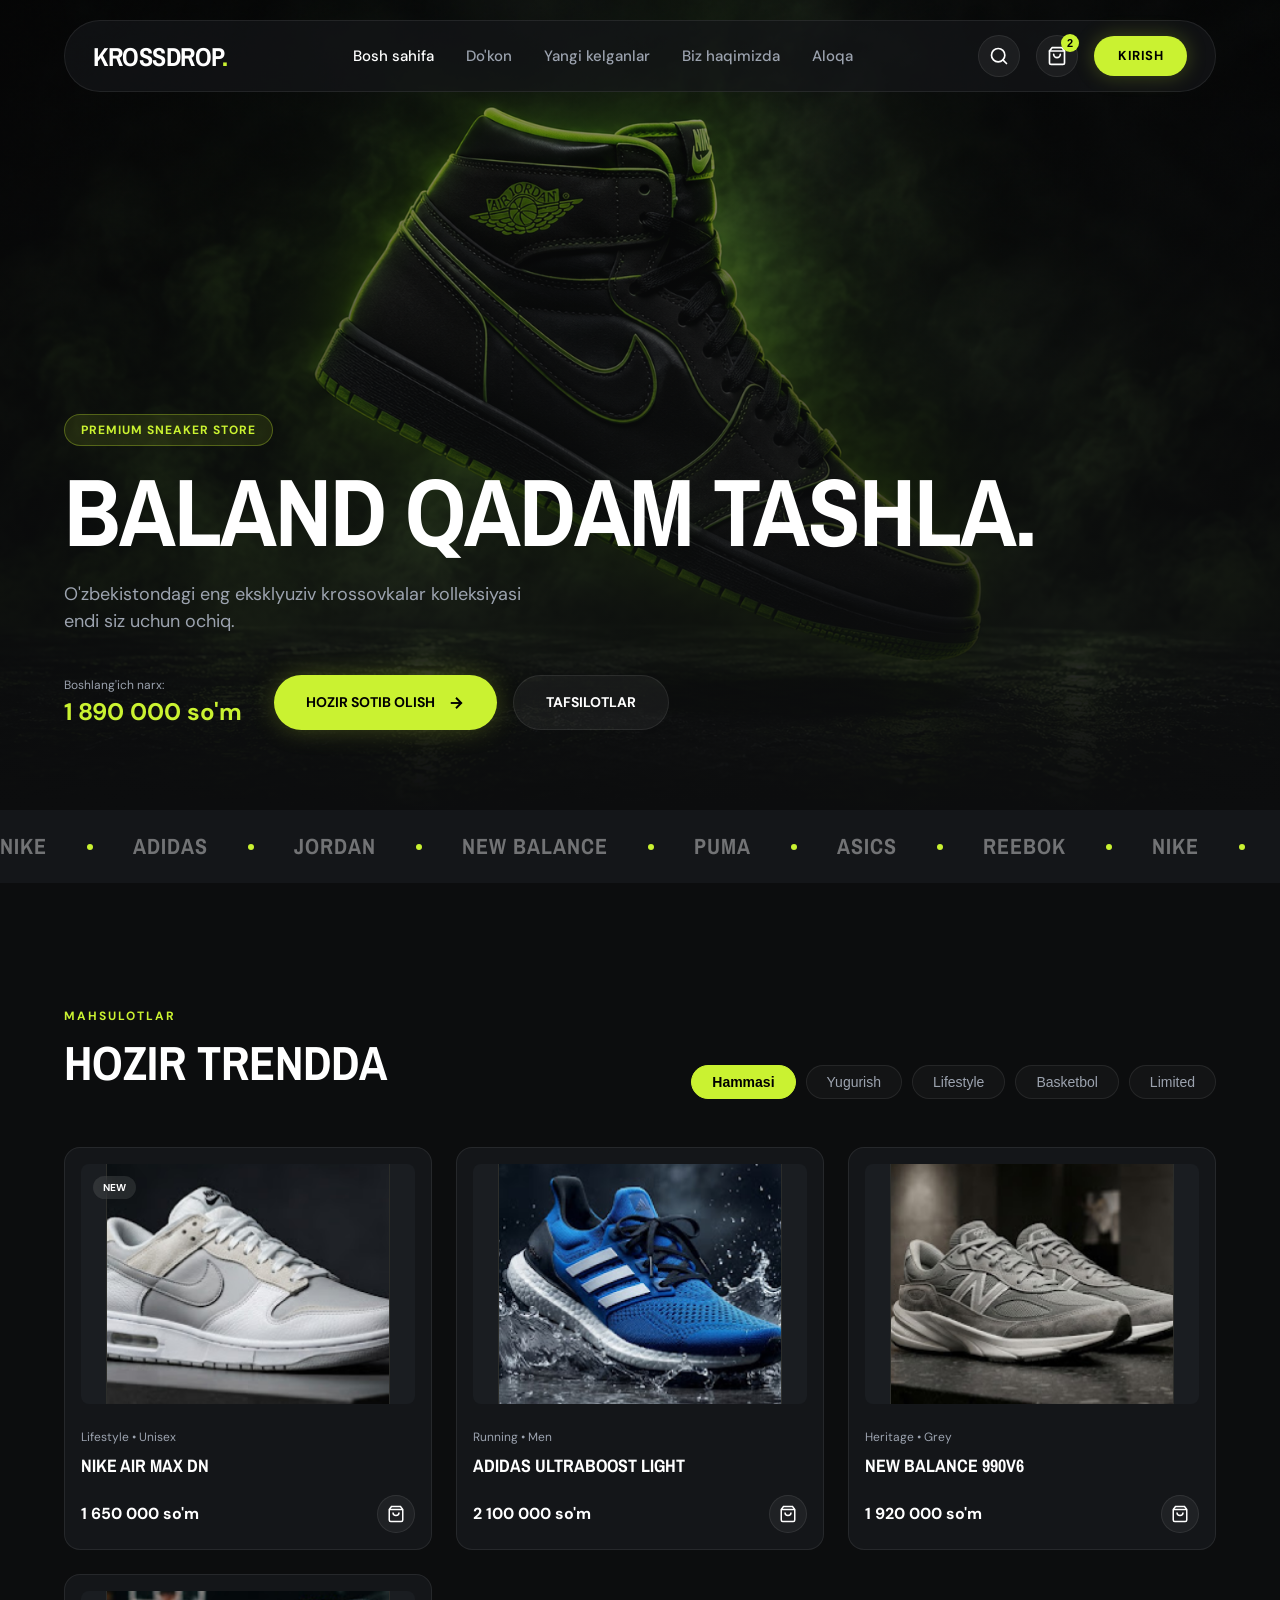
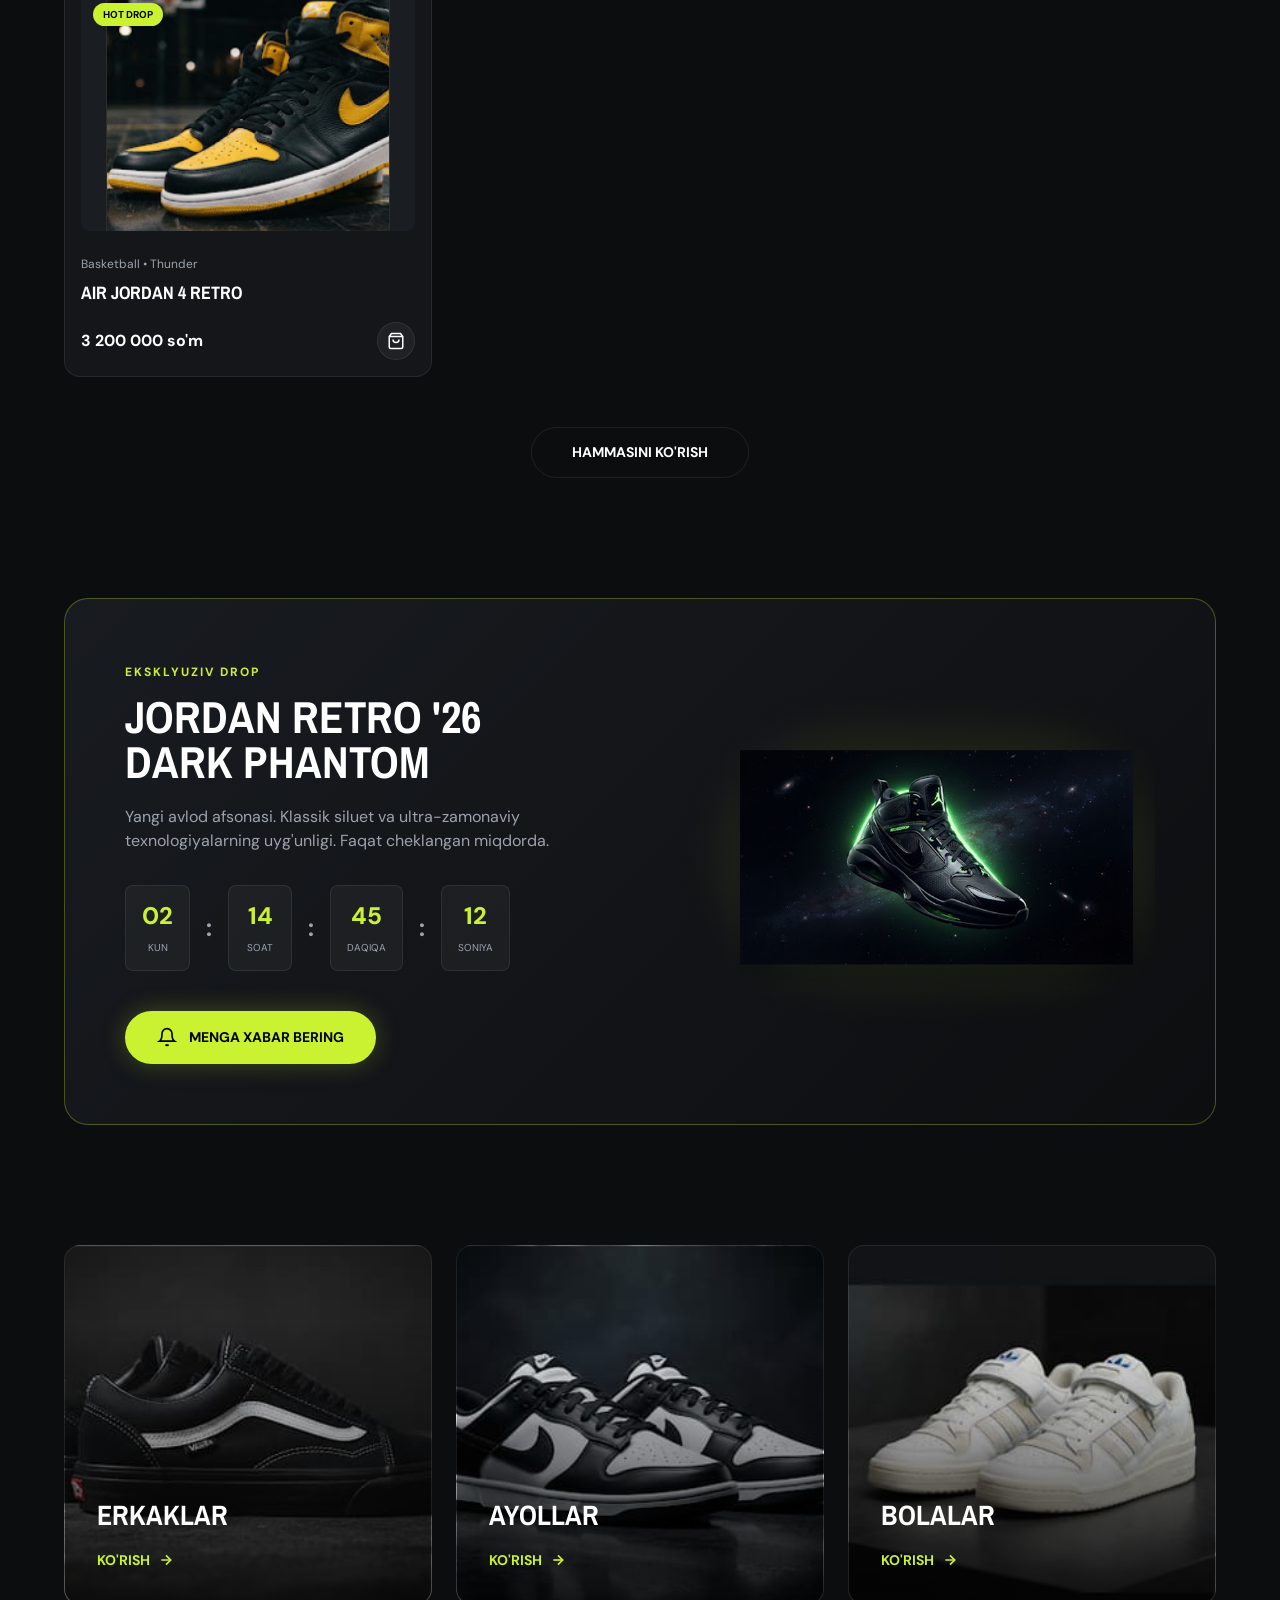
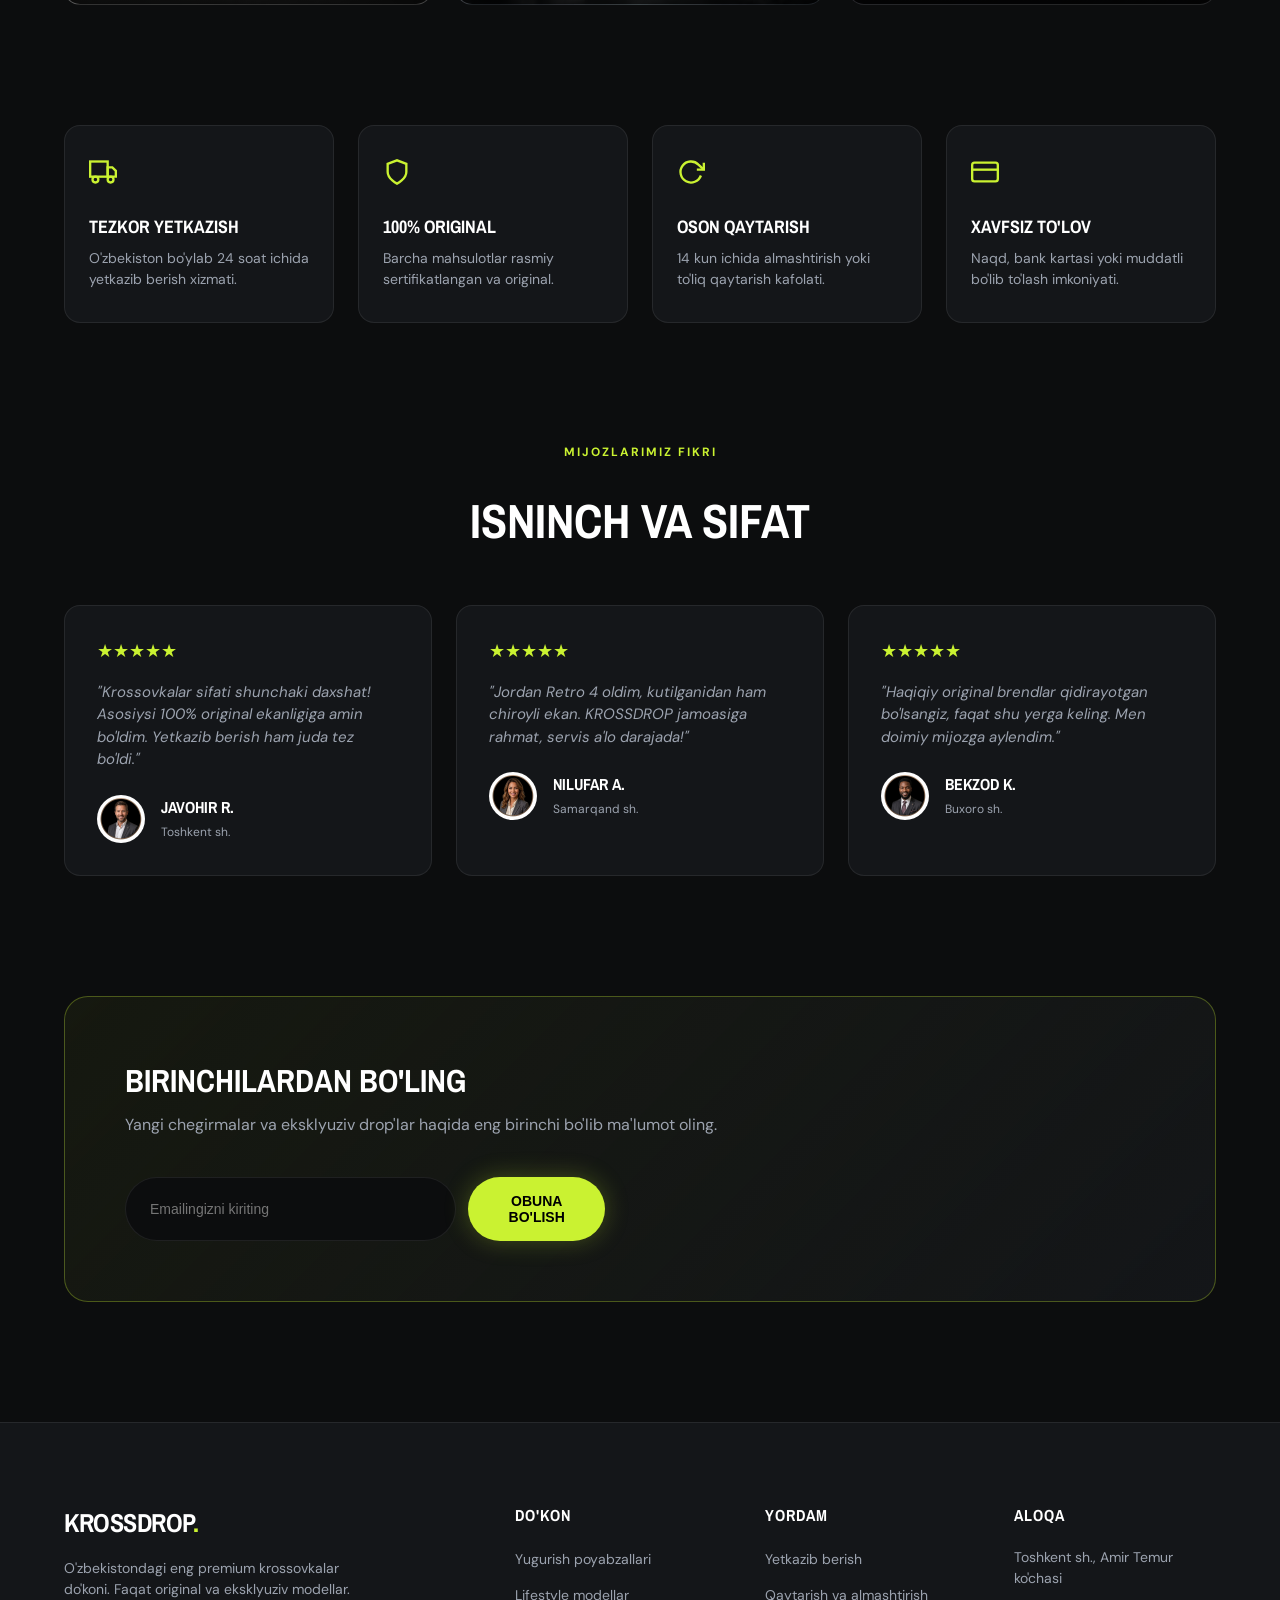
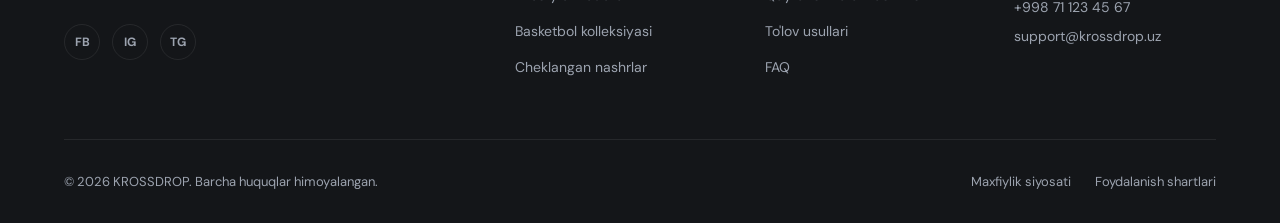
<file: index.html>
<!doctype html>
<html lang="uz">
  <head>
    <meta charset="UTF-8" />
    <meta name="viewport" content="width=device-width, initial-scale=1.0" />
    <title>KROSSDROP | Exclusive Sneaker Store</title>

    <!-- Google Fonts -->
    <link rel="preconnect" href="https://fonts.googleapis.com" />
    <link rel="preconnect" href="https://fonts.gstatic.com" crossorigin />
    <link
      href="https://fonts.googleapis.com/css2?family=Archivo+Narrow:ital,wght@0,400..700;1,400..700&family=DM+Sans:ital,opsz,wght@0,9..40,100..1000;1,9..40,100..1000&family=Space+Grotesk:wght@300..700&display=swap"
      rel="stylesheet"
    />

    <link rel="stylesheet" href="./style.css" />
  </head>
  <body>
    <!-- Navbar / Header -->
    <header class="header">
      <div class="nav-container">
        <input type="checkbox" id="menu" class="menu-toggle" />
        <label for="menu" class="menu-icon" aria-label="Open navigation menu">
          <span></span>
          <span></span>
          <span></span>
        </label>

        <label for="menu" class="overlay"></label>

        <aside class="sidebar">
          <div class="sidebar-header">
            <a href="#" class="brand-logo">KROSSDROP<span>.</span></a>
            <label for="menu" class="close-btn">&times;</label>
          </div>

          <nav class="sidebar-nav">
            <a href="#" class="nav-link active">Bosh sahifa</a>
            <a href="./dokon.html" class="nav-link">Do'kon</a>
            <a href="#" class="nav-link">Yangi kelganlar</a>
            <a href="./biz-haqimizda.html" class="nav-link">Biz haqimizda</a>
            <a href="./aloqa.html" class="nav-link">Aloqa</a>
          </nav>

          <a href="./login.html" class="login-btn sidebar-login">KIRISH</a>
        </aside>

        <a href="#" class="brand-logo">KROSSDROP<span>.</span></a>

        <ul class="nav-links">
          <li><a href="#" class="nav-link active">Bosh sahifa</a></li>
          <li><a href="./dokon.html" class="nav-link">Do'kon</a></li>
          <li><a href="#" class="nav-link">Yangi kelganlar</a></li>
          <li>
            <a href="./biz-haqimizda.html" class="nav-link">Biz haqimizda</a>
          </li>
          <li><a href="./aloqa.html" class="nav-link">Aloqa</a></li>
        </ul>

        <div class="nav-actions">
          <button class="icon-btn" aria-label="Search">
            <svg
              width="20"
              height="20"
              viewBox="0 0 24 24"
              fill="none"
              stroke="currentColor"
              stroke-width="2"
              stroke-linecap="round"
              stroke-linejoin="round"
            >
              <circle cx="11" cy="11" r="8"></circle>
              <line x1="21" y1="21" x2="16.65" y2="16.65"></line>
            </svg>
          </button>
          <button class="icon-btn cart-btn" aria-label="Shopping Cart">
            <svg
              width="20"
              height="20"
              viewBox="0 0 24 24"
              fill="none"
              stroke="currentColor"
              stroke-width="2"
              stroke-linecap="round"
              stroke-linejoin="round"
            >
              <path
                d="M6 2L3 6v14a2 2 0 0 0 2 2h14a2 2 0 0 0 2-2V6l-3-4z"
              ></path>
              <line x1="3" y1="6" x2="21" y2="6"></line>
              <path d="M16 10a4 4 0 0 1-8 0"></path>
            </svg>
            <span class="cart-badge">2</span>
          </button>
          <a href="./login.html" class="login-btn nav-btn">KIRISH</a>
        </div>
      </div>

      <!-- Hero Banner -->
      <div class="hero-content">
        <div class="hero-tag">PREMIUM SNEAKER STORE</div>
        <h1 class="hero-title">BALAND QADAM TASHLA.</h1>
        <p class="hero-description">
          O'zbekistondagi eng eksklyuziv krossovkalar kolleksiyasi endi siz
          uchun ochiq.
        </p>
        <div class="hero-action-group">
          <div class="hero-price-tag">
            <span class="price-label">Boshlang'ich narx:</span>
            <span class="price-val">1 890 000 so'm</span>
          </div>
          <div class="hero-buttons">
            <a href="./birinchi.html" class="cta-primary">
              <span>HOZIR SOTIB OLISH</span>
              <svg
                width="18"
                height="18"
                viewBox="0 0 24 24"
                fill="none"
                stroke="currentColor"
                stroke-width="2.5"
              >
                <line x1="5" y1="12" x2="19" y2="12"></line>
                <polyline points="12 5 19 12 12 19"></polyline>
              </svg>
            </a>
            <a href="#trending" class="cta-secondary">TAFSILOTLAR</a>
          </div>
        </div>
      </div>
    </header>

    <!-- Infinite Brand Ticker -->
    <section class="ticker-wrapper">
      <div class="ticker-track">
        <div class="ticker-group">
          <span>NIKE</span>
          <div class="dot"></div>
          <span>ADIDAS</span>
          <div class="dot"></div>
          <span>JORDAN</span>
          <div class="dot"></div>
          <span>NEW BALANCE</span>
          <div class="dot"></div>
          <span>PUMA</span>
          <div class="dot"></div>
          <span>ASICS</span>
          <div class="dot"></div>
          <span>REEBOK</span>
          <div class="dot"></div>
        </div>
        <div class="ticker-group" aria-hidden="true">
          <span>NIKE</span>
          <div class="dot"></div>
          <span>ADIDAS</span>
          <div class="dot"></div>
          <span>JORDAN</span>
          <div class="dot"></div>
          <span>NEW BALANCE</span>
          <div class="dot"></div>
          <span>PUMA</span>
          <div class="dot"></div>
          <span>ASICS</span>
          <div class="dot"></div>
          <span>REEBOK</span>
          <div class="dot"></div>
        </div>
      </div>
    </section>

    <main>
      <!-- Trending Products Section -->
      <section id="trending" class="section-padding">
        <div class="section-header">
          <div>
            <span class="section-subtitle">MAHSULOTLAR</span>
            <h2 class="section-title">HOZIR TRENDDA</h2>
          </div>
          <div class="category-pills">
            <button class="pill-btn active">Hammasi</button>
            <button class="pill-btn">Yugurish</button>
            <button class="pill-btn">Lifestyle</button>
            <button class="pill-btn">Basketbol</button>
            <button class="pill-btn">Limited</button>
          </div>
        </div>

        <div class="products-grid">
          <article class="product-card">
            <div class="product-image-box">
              <span class="badge-tag">NEW</span>
              <img
                src="./images/Sneaker-1.png"
                alt="Nike Air Max Dn"
                class="product-img"
              />
            </div>
            <div class="product-info">
              <span class="product-cat">Lifestyle • Unisex</span>
              <h3 class="product-name">Nike Air Max Dn</h3>
              <div class="product-bottom">
                <span class="product-price">1 650 000 so'm</span>
                <button class="add-cart-btn" aria-label="Add to Cart">
                  <svg
                    width="18"
                    height="18"
                    viewBox="0 0 24 24"
                    fill="none"
                    stroke="currentColor"
                    stroke-width="2"
                  >
                    <path
                      d="M6 2L3 6v14a2 2 0 0 0 2 2h14a2 2 0 0 0 2-2V6l-3-4z"
                    ></path>
                    <line x1="3" y1="6" x2="21" y2="6"></line>
                    <path d="M16 10a4 4 0 0 1-8 0"></path>
                  </svg>
                </button>
              </div>
            </div>
          </article>

          <article class="product-card">
            <div class="product-image-box">
              <img
                src="./images/Sneaker-2.png"
                alt="Adidas Ultraboost Light"
                class="product-img"
              />
            </div>
            <div class="product-info">
              <span class="product-cat">Running • Men</span>
              <h3 class="product-name">Adidas Ultraboost Light</h3>
              <div class="product-bottom">
                <span class="product-price">2 100 000 so'm</span>
                <button class="add-cart-btn" aria-label="Add to Cart">
                  <svg
                    width="18"
                    height="18"
                    viewBox="0 0 24 24"
                    fill="none"
                    stroke="currentColor"
                    stroke-width="2"
                  >
                    <path
                      d="M6 2L3 6v14a2 2 0 0 0 2 2h14a2 2 0 0 0 2-2V6l-3-4z"
                    ></path>
                    <line x1="3" y1="6" x2="21" y2="6"></line>
                    <path d="M16 10a4 4 0 0 1-8 0"></path>
                  </svg>
                </button>
              </div>
            </div>
          </article>

          <article class="product-card">
            <div class="product-image-box">
              <img
                src="./images/Sneaker-3.png"
                alt="New Balance 990v6"
                class="product-img"
              />
            </div>
            <div class="product-info">
              <span class="product-cat">Heritage • Grey</span>
              <h3 class="product-name">New Balance 990v6</h3>
              <div class="product-bottom">
                <span class="product-price">1 920 000 so'm</span>
                <button class="add-cart-btn" aria-label="Add to Cart">
                  <svg
                    width="18"
                    height="18"
                    viewBox="0 0 24 24"
                    fill="none"
                    stroke="currentColor"
                    stroke-width="2"
                  >
                    <path
                      d="M6 2L3 6v14a2 2 0 0 0 2 2h14a2 2 0 0 0 2-2V6l-3-4z"
                    ></path>
                    <line x1="3" y1="6" x2="21" y2="6"></line>
                    <path d="M16 10a4 4 0 0 1-8 0"></path>
                  </svg>
                </button>
              </div>
            </div>
          </article>

          <article class="product-card">
            <div class="product-image-box">
              <span class="badge-tag hot">HOT DROP</span>
              <img
                src="./images/Sneaker-4.png"
                alt="Air Jordan 4 Retro"
                class="product-img"
              />
            </div>
            <div class="product-info">
              <span class="product-cat">Basketball • Thunder</span>
              <h3 class="product-name">Air Jordan 4 Retro</h3>
              <div class="product-bottom">
                <span class="product-price">3 200 000 so'm</span>
                <button class="add-cart-btn" aria-label="Add to Cart">
                  <svg
                    width="18"
                    height="18"
                    viewBox="0 0 24 24"
                    fill="none"
                    stroke="currentColor"
                    stroke-width="2"
                  >
                    <path
                      d="M6 2L3 6v14a2 2 0 0 0 2 2h14a2 2 0 0 0 2-2V6l-3-4z"
                    ></path>
                    <line x1="3" y1="6" x2="21" y2="6"></line>
                    <path d="M16 10a4 4 0 0 1-8 0"></path>
                  </svg>
                </button>
              </div>
            </div>
          </article>
        </div>

        <div class="section-footer-cta">
          <a href="./dokon.html" class="outline-btn">HAMMASINI KO'RISH</a>
        </div>
      </section>

      <!-- Exclusive Drop Banner with Timer -->
      <section class="section-padding drop-banner-wrapper">
        <div class="drop-banner">
          <div class="drop-content">
            <span class="drop-subtitle">EKSKLYUZIV DROP</span>
            <h2 class="drop-title">JORDAN RETRO '26<br />DARK PHANTOM</h2>
            <p class="drop-desc">
              Yangi avlod afsonasi. Klassik siluet va ultra-zamonaviy
              texnologiyalarning uyg'unligi. Faqat cheklangan miqdorda.
            </p>

            <div class="countdown-timer">
              <div class="timer-box">
                <span class="timer-value">02</span>
                <span class="timer-label">KUN</span>
              </div>
              <div class="timer-separator">:</div>
              <div class="timer-box">
                <span class="timer-value">14</span>
                <span class="timer-label">SOAT</span>
              </div>
              <div class="timer-separator">:</div>
              <div class="timer-box">
                <span class="timer-value">45</span>
                <span class="timer-label">DAQIQA</span>
              </div>
              <div class="timer-separator">:</div>
              <div class="timer-box">
                <span class="timer-value">12</span>
                <span class="timer-label">SONIYA</span>
              </div>
            </div>

            <a href="./aloqa.html" class="cta-primary">
              <svg
                width="20"
                height="20"
                viewBox="0 0 24 24"
                fill="none"
                stroke="currentColor"
                stroke-width="2"
              >
                <path d="M18 8A6 6 0 0 0 6 8c0 7-3 9-3 9h18s-3-2-3-9"></path>
                <path d="M13.73 21a2 2 0 0 1-3.46 0"></path>
              </svg>
              <span>MENGA XABAR BERING</span>
            </a>
          </div>
          <div class="drop-image-wrap">
            <img
              src="./images/Container (3).png"
              alt="Jordan Retro Dark Phantom"
              class="drop-img"
            />
          </div>
        </div>
      </section>

      <!-- Category Spotlight -->
      <section class="section-padding">
        <div class="category-grid">
          <div class="category-card cat-men">
            <div class="cat-content">
              <h3>ERKAKLAR</h3>
              <a href="./dokon.html" class="cat-link">
                KO'RISH
                <svg
                  width="16"
                  height="16"
                  viewBox="0 0 24 24"
                  fill="none"
                  stroke="currentColor"
                  stroke-width="2.5"
                >
                  <line x1="5" y1="12" x2="19" y2="12"></line>
                  <polyline points="12 5 19 12 12 19"></polyline>
                </svg>
              </a>
            </div>
          </div>

          <div class="category-card cat-women">
            <div class="cat-content">
              <h3>AYOLLAR</h3>
              <a href="./dokon.html" class="cat-link">
                KO'RISH
                <svg
                  width="16"
                  height="16"
                  viewBox="0 0 24 24"
                  fill="none"
                  stroke="currentColor"
                  stroke-width="2.5"
                >
                  <line x1="5" y1="12" x2="19" y2="12"></line>
                  <polyline points="12 5 19 12 12 19"></polyline>
                </svg>
              </a>
            </div>
          </div>

          <div class="category-card cat-kids">
            <div class="cat-content">
              <h3>BOLALAR</h3>
              <a href="./dokon.html" class="cat-link">
                KO'RISH
                <svg
                  width="16"
                  height="16"
                  viewBox="0 0 24 24"
                  fill="none"
                  stroke="currentColor"
                  stroke-width="2.5"
                >
                  <line x1="5" y1="12" x2="19" y2="12"></line>
                  <polyline points="12 5 19 12 12 19"></polyline>
                </svg>
              </a>
            </div>
          </div>
        </div>
      </section>

      <!-- Store Features / Cyber Perks Grid -->
      <section class="section-padding features-section">
        <div class="features-grid">
          <div class="feature-card">
            <div class="feature-icon">
              <svg
                width="28"
                height="28"
                viewBox="0 0 24 24"
                fill="none"
                stroke="currentColor"
                stroke-width="2"
              >
                <rect x="1" y="3" width="15" height="13"></rect>
                <polygon points="16 8 20 8 23 11 23 16 16 16 16 8"></polygon>
                <circle cx="5.5" cy="18.5" r="2.5"></circle>
                <circle cx="18.5" cy="18.5" r="2.5"></circle>
              </svg>
            </div>
            <h3>TEZKOR YETKAZISH</h3>
            <p>O'zbekiston bo'ylab 24 soat ichida yetkazib berish xizmati.</p>
          </div>

          <div class="feature-card">
            <div class="feature-icon">
              <svg
                width="28"
                height="28"
                viewBox="0 0 24 24"
                fill="none"
                stroke="currentColor"
                stroke-width="2"
              >
                <path d="M12 22s8-4 8-10V5l-8-3-8 3v7c0 6 8 10 8 10z"></path>
              </svg>
            </div>
            <h3>100% ORIGINAL</h3>
            <p>Barcha mahsulotlar rasmiy sertifikatlangan va original.</p>
          </div>

          <div class="feature-card">
            <div class="feature-icon">
              <svg
                width="28"
                height="28"
                viewBox="0 0 24 24"
                fill="none"
                stroke="currentColor"
                stroke-width="2"
              >
                <polyline points="23 4 23 10 17 10"></polyline>
                <path d="M20.49 15a9 9 0 1 1-2.12-9.36L23 10"></path>
              </svg>
            </div>
            <h3>OSON QAYTARISH</h3>
            <p>14 kun ichida almashtirish yoki to'liq qaytarish kafolati.</p>
          </div>

          <div class="feature-card">
            <div class="feature-icon">
              <svg
                width="28"
                height="28"
                viewBox="0 0 24 24"
                fill="none"
                stroke="currentColor"
                stroke-width="2"
              >
                <rect x="1" y="4" width="22" height="16" rx="2" ry="2"></rect>
                <line x1="1" y1="10" x2="23" y2="10"></line>
              </svg>
            </div>
            <h3>XAVFSIZ TO'LOV</h3>
            <p>Naqd, bank kartasi yoki muddatli bo'lib to'lash imkoniyati.</p>
          </div>
        </div>
      </section>
      <section class="section-padding">
        <div class="section-header center-header">
          <span class="section-subtitle">MIJOZLARIMIZ FIKRI</span>
          <h2 class="section-title">ISNINCH VA SIFAT</h2>
        </div>

        <div class="reviews-grid">
          <div class="review-card">
            <div class="stars">★★★★★</div>
            <p class="review-text">
              "Krossovkalar sifati shunchaki daxshat! Asosiysi 100% original
              ekanligiga amin bo'ldim. Yetkazib berish ham juda tez bo'ldi."
            </p>
            <div class="reviewer-profile">
              <img
                src="./images/mijoz-1.jpg"
                alt="Javohir R."
                class="reviewer-avatar"
              />
              <div>
                <h4 class="reviewer-name">Javohir R.</h4>
                <span class="reviewer-city">Toshkent sh.</span>
              </div>
            </div>
          </div>

          <div class="review-card">
            <div class="stars">★★★★★</div>
            <p class="review-text">
              "Jordan Retro 4 oldim, kutilganidan ham chiroyli ekan. KROSSDROP
              jamoasiga rahmat, servis a'lo darajada!"
            </p>
            <div class="reviewer-profile">
              <img
                src="./images/mijoz-2.jpg"
                alt="Nilufar A."
                class="reviewer-avatar"
              />
              <div>
                <h4 class="reviewer-name">Nilufar A.</h4>
                <span class="reviewer-city">Samarqand sh.</span>
              </div>
            </div>
          </div>

          <div class="review-card">
            <div class="stars">★★★★★</div>
            <p class="review-text">
              "Haqiqiy original brendlar qidirayotgan bo'lsangiz, faqat shu
              yerga keling. Men doimiy mijozga aylendim."
            </p>
            <div class="reviewer-profile">
              <img
                src="./images/mijoz-3.jpg"
                alt="Bekzod K."
                class="reviewer-avatar"
              />
              <div>
                <h4 class="reviewer-name">Bekzod K.</h4>
                <span class="reviewer-city">Buxoro sh.</span>
              </div>
            </div>
          </div>
        </div>
      </section>
      <section class="section-padding">
        <div class="newsletter-card">
          <div class="newsletter-info">
            <h2>BIRINCHILARDAN BO'LING</h2>
            <p>
              Yangi chegirmalar va eksklyuziv drop'lar haqida eng birinchi
              bo'lib ma'lumot oling.
            </p>
          </div>
          <form class="newsletter-form" onsubmit="event.preventDefault()">
            <input
              type="email"
              placeholder="Emailingizni kiriting"
              required
              class="newsletter-input"
            />
            <button type="submit" class="cta-primary">OBUNA BO'LISH</button>
          </form>
        </div>
      </section>
    </main>
    <footer class="footer">
      <div class="footer-container">
        <div class="footer-col brand-col">
          <a href="#" class="brand-logo">KROSSDROP<span>.</span></a>
          <p class="footer-desc">
            O'zbekistondagi eng premium krossovkalar do'koni. Faqat original va
            eksklyuziv modellar.
          </p>
          <div class="social-links">
            <a href="#" class="social-icon">FB</a>
            <a href="#" class="social-icon">IG</a>
            <a href="#" class="social-icon">TG</a>
          </div>
        </div>

        <div class="footer-col">
          <h4 class="footer-title">DO'KON</h4>
          <ul class="footer-links">
            <li><a href="#">Yugurish poyabzallari</a></li>
            <li><a href="#">Lifestyle modellar</a></li>
            <li><a href="#">Basketbol kolleksiyasi</a></li>
            <li><a href="#">Cheklangan nashrlar</a></li>
          </ul>
        </div>
        <div class="footer-col">
          <h4 class="footer-title">YORDAM</h4>
          <ul class="footer-links">
            <li><a href="#">Yetkazib berish</a></li>
            <li><a href="#">Qaytarish va almashtirish</a></li>
            <li><a href="#">To'lov usullari</a></li>
            <li><a href="#">FAQ</a></li>
          </ul>
        </div>
        <div class="footer-col">
          <h4 class="footer-title">ALOQA</h4>
          <p class="contact-info">Toshkent sh., Amir Temur ko'chasi</p>
          <p class="contact-info">+998 71 123 45 67</p>
          <p class="contact-info">support@krossdrop.uz</p>
        </div>
      </div>
      <div class="footer-bottom">
        <p>© 2026 KROSSDROP. Barcha huquqlar himoyalangan.</p>
        <div class="legal-links">
          <a href="#">Maxfiylik siyosati</a>
          <a href="#">Foydalanish shartlari</a>
        </div>
      </div>
    </footer>
  </body>
</html>
</file>
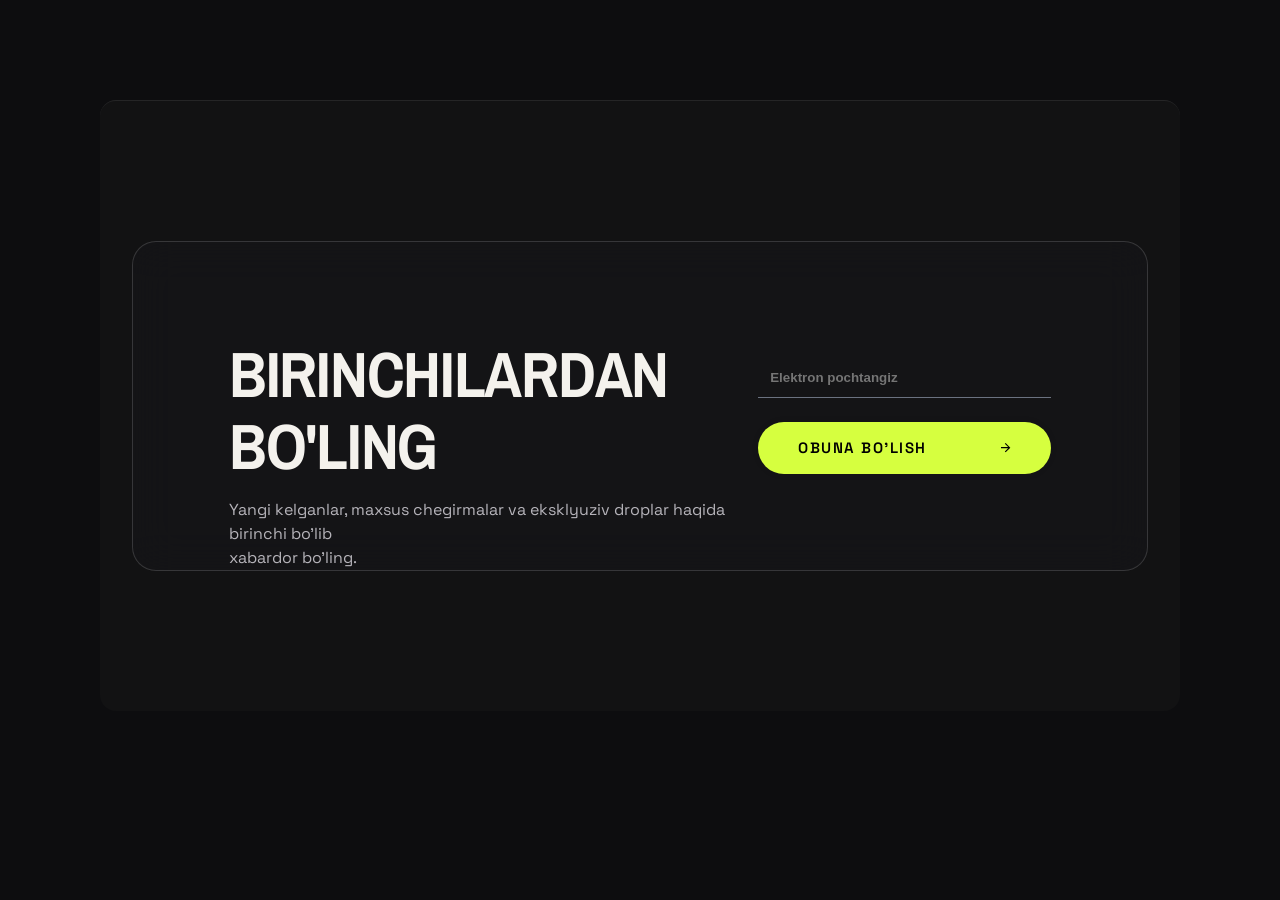
<file: birinchi.html>
<!doctype html>
<html lang="en">
  <head>
    <meta charset="UTF-8" />
    <meta name="viewport" content="width=device-width, initial-scale=1.0" />
    <title>Document</title>
    <link rel="stylesheet" href="./birinchi.css" />
    <link rel="preconnect" href="https://fonts.gstatic.com" crossorigin />
    <link
      href="https://fonts.googleapis.com/css2?family=Archivo+Narrow:ital,wght@0,400..700;1,400..700&family=DM+Sans:ital,opsz,wght@0,9..40,100..1000;1,9..40,100..1000&family=Inter:ital,opsz,wght@0,14..32,100..900;1,14..32,100..900&family=Montserrat:ital,wght@0,100..900;1,100..900&family=Playfair+Display:ital,wght@0,400..900;1,400..900&family=Plus+Jakarta+Sans:ital,wght@0,200..800;1,200..800&family=Poppins:ital,wght@0,100;0,200;0,300;0,400;0,500;0,600;0,700;0,800;0,900;1,100;1,200;1,300;1,400;1,500;1,600;1,700;1,800;1,900&family=Sora:wght@100..800&display=swap"
      rel="stylesheet"
    />
    <link rel="preconnect" href="https://fonts.googleapis.com" />
    <link rel="preconnect" href="https://fonts.gstatic.com" crossorigin />
    <link
      href="https://fonts.googleapis.com/css2?family=Archivo+Narrow:ital,wght@0,400..700;1,400..700&family=DM+Sans:ital,opsz,wght@0,9..40,100..1000;1,9..40,100..1000&family=Inter:ital,opsz,wght@0,14..32,100..900;1,14..32,100..900&family=Montserrat:ital,wght@0,100..900;1,100..900&family=Playfair+Display:ital,wght@0,400..900;1,400..900&family=Plus+Jakarta+Sans:ital,wght@0,200..800;1,200..800&family=Poppins:ital,wght@0,100;0,200;0,300;0,400;0,500;0,600;0,700;0,800;0,900;1,100;1,200;1,300;1,400;1,500;1,600;1,700;1,800;1,900&family=Sora:wght@100..800&family=Space+Grotesk:wght@300..700&display=swap"
      rel="stylesheet"
    />
    <link rel="preconnect" href="https://fonts.googleapis.com" />
    <link rel="preconnect" href="https://fonts.gstatic.com" crossorigin />
    <link
      href="https://fonts.googleapis.com/css2?family=Archivo+Narrow:ital,wght@0,400..700;1,400..700&family=DM+Sans:ital,opsz,wght@0,9..40,100..1000;1,9..40,100..1000&family=Inter:ital,opsz,wght@0,14..32,100..900;1,14..32,100..900&family=Montserrat:ital,wght@0,100..900;1,100..900&family=Playfair+Display:ital,wght@0,400..900;1,400..900&family=Plus+Jakarta+Sans:ital,wght@0,200..800;1,200..800&family=Poppins:ital,wght@0,100;0,200;0,300;0,400;0,500;0,600;0,700;0,800;0,900;1,100;1,200;1,300;1,400;1,500;1,600;1,700;1,800;1,900&family=Sora:wght@100..800&family=Space+Grotesk:wght@300..700&display=swap"
      rel="stylesheet"
    />
  </head>
  <body>
    <section>
        <div class="container">
            <div class="texts">
                <h1 class="text">BIRINCHILARDAN BO'LING</h1>
                <p class="text-p">Yangi kelganlar, maxsus chegirmalar va eksklyuziv droplar haqida birinchi bo'lib <br> xabardor bo'ling.</p>
            </div>
            <div class="wrapper">
                <input type="email" placeholder="Elektron pochtangiz" class="intp">
                <button class="btn">OBUNA BO'LISH <img src="./images/Container (5).svg" alt="" class="img"></button>
            </div>
        </div>
    </section>
  </body>
</html>
</file>
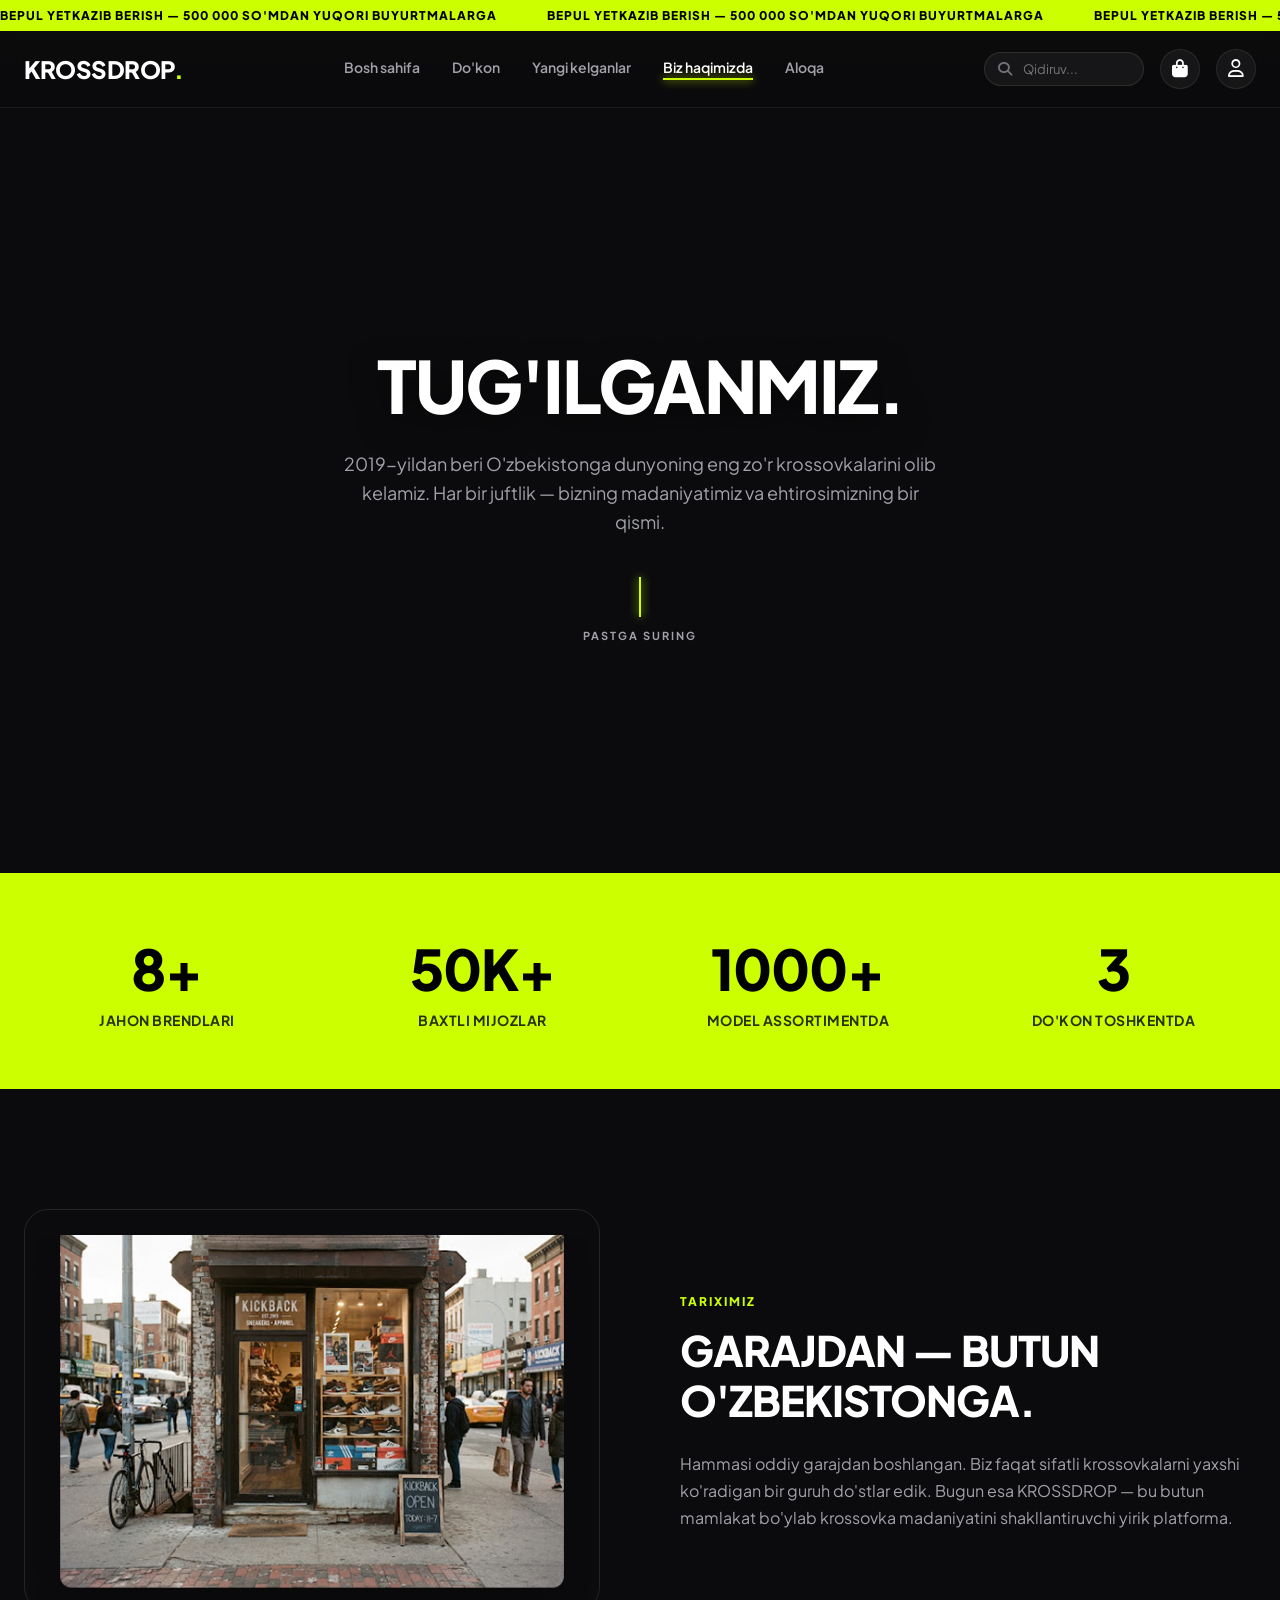
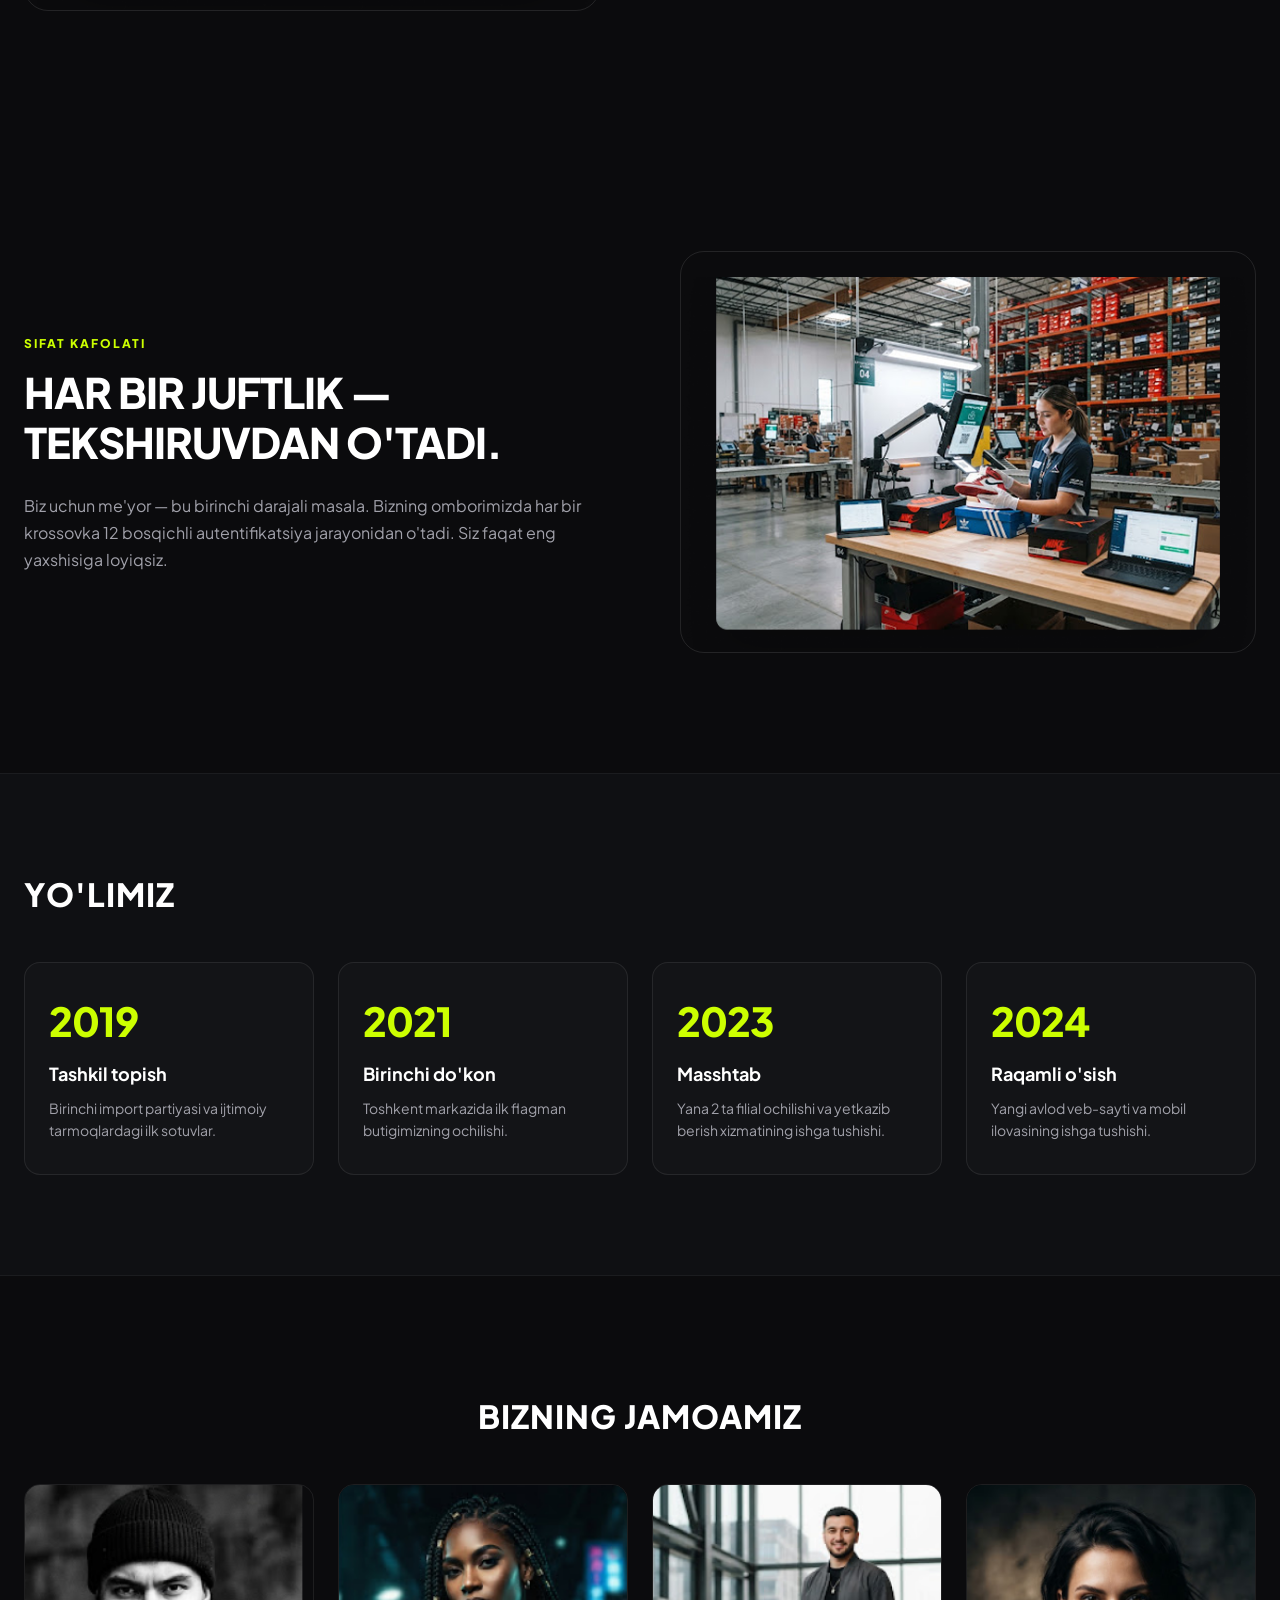
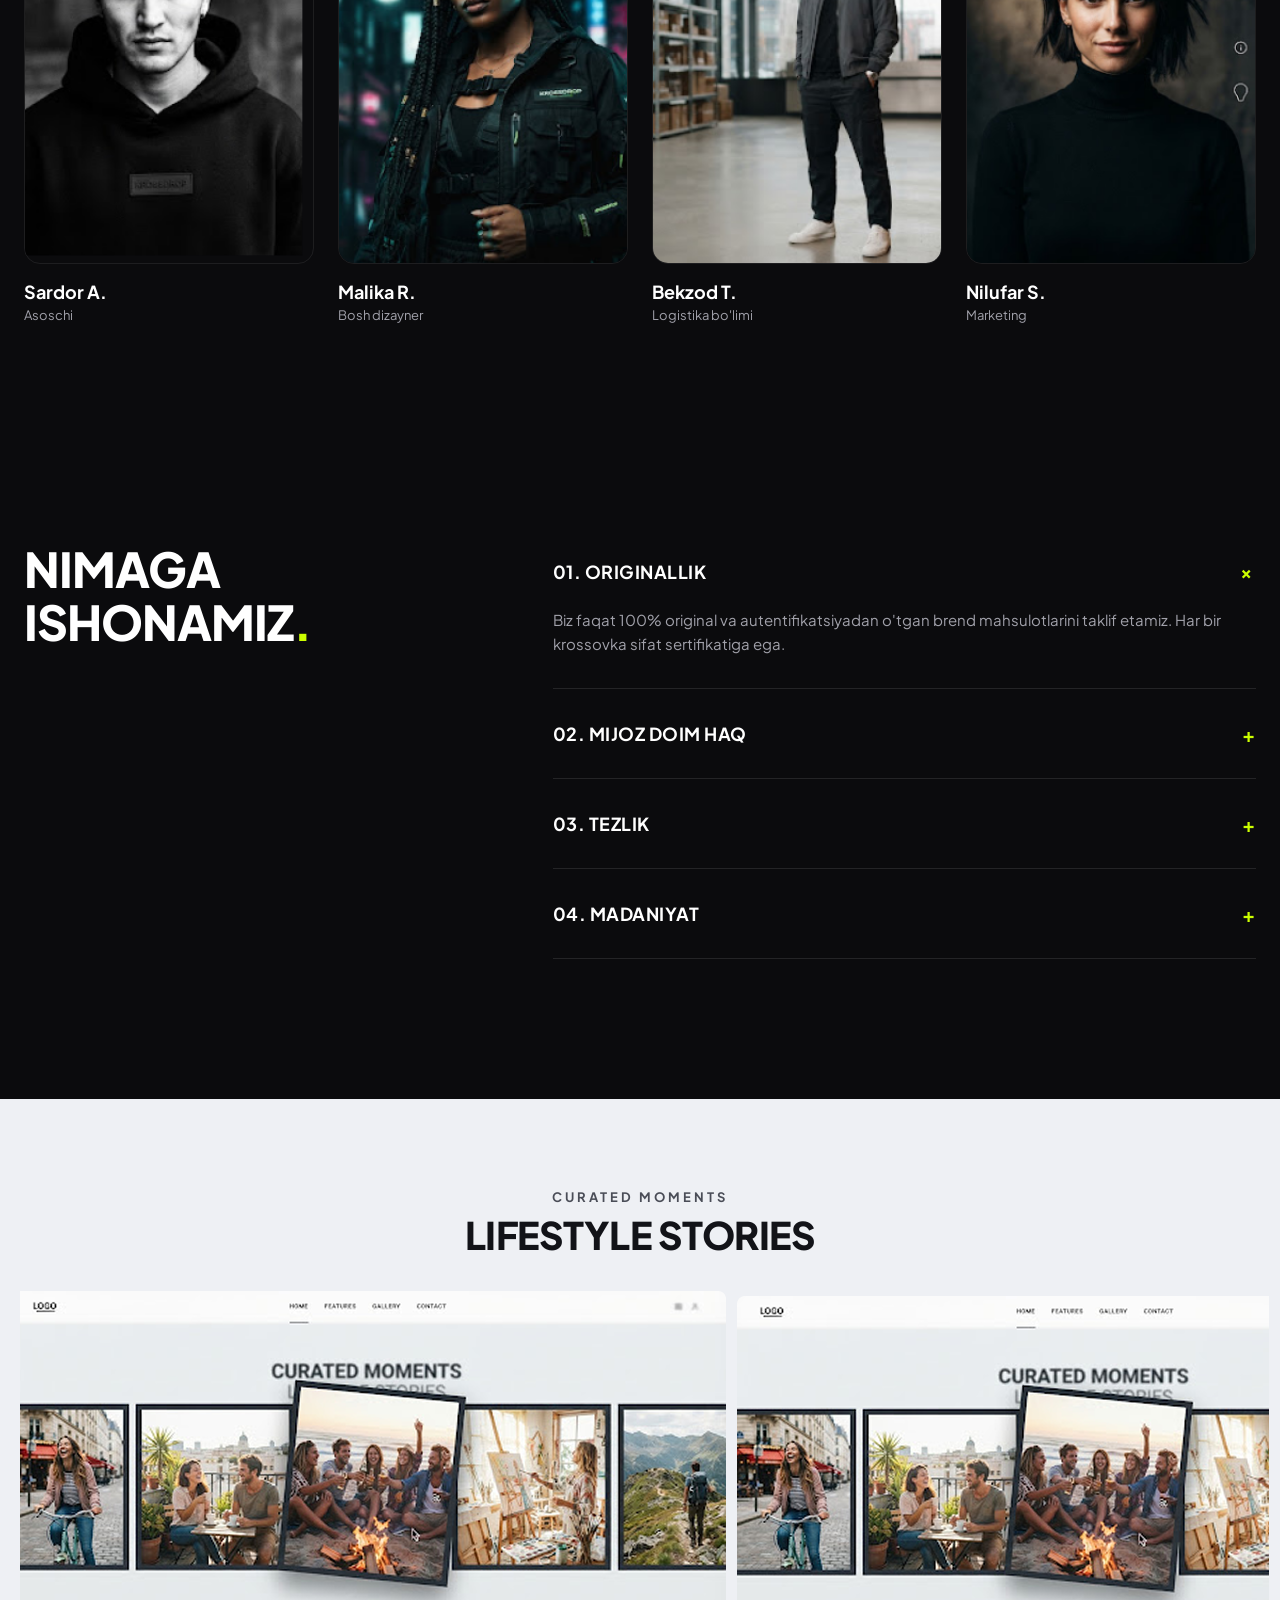
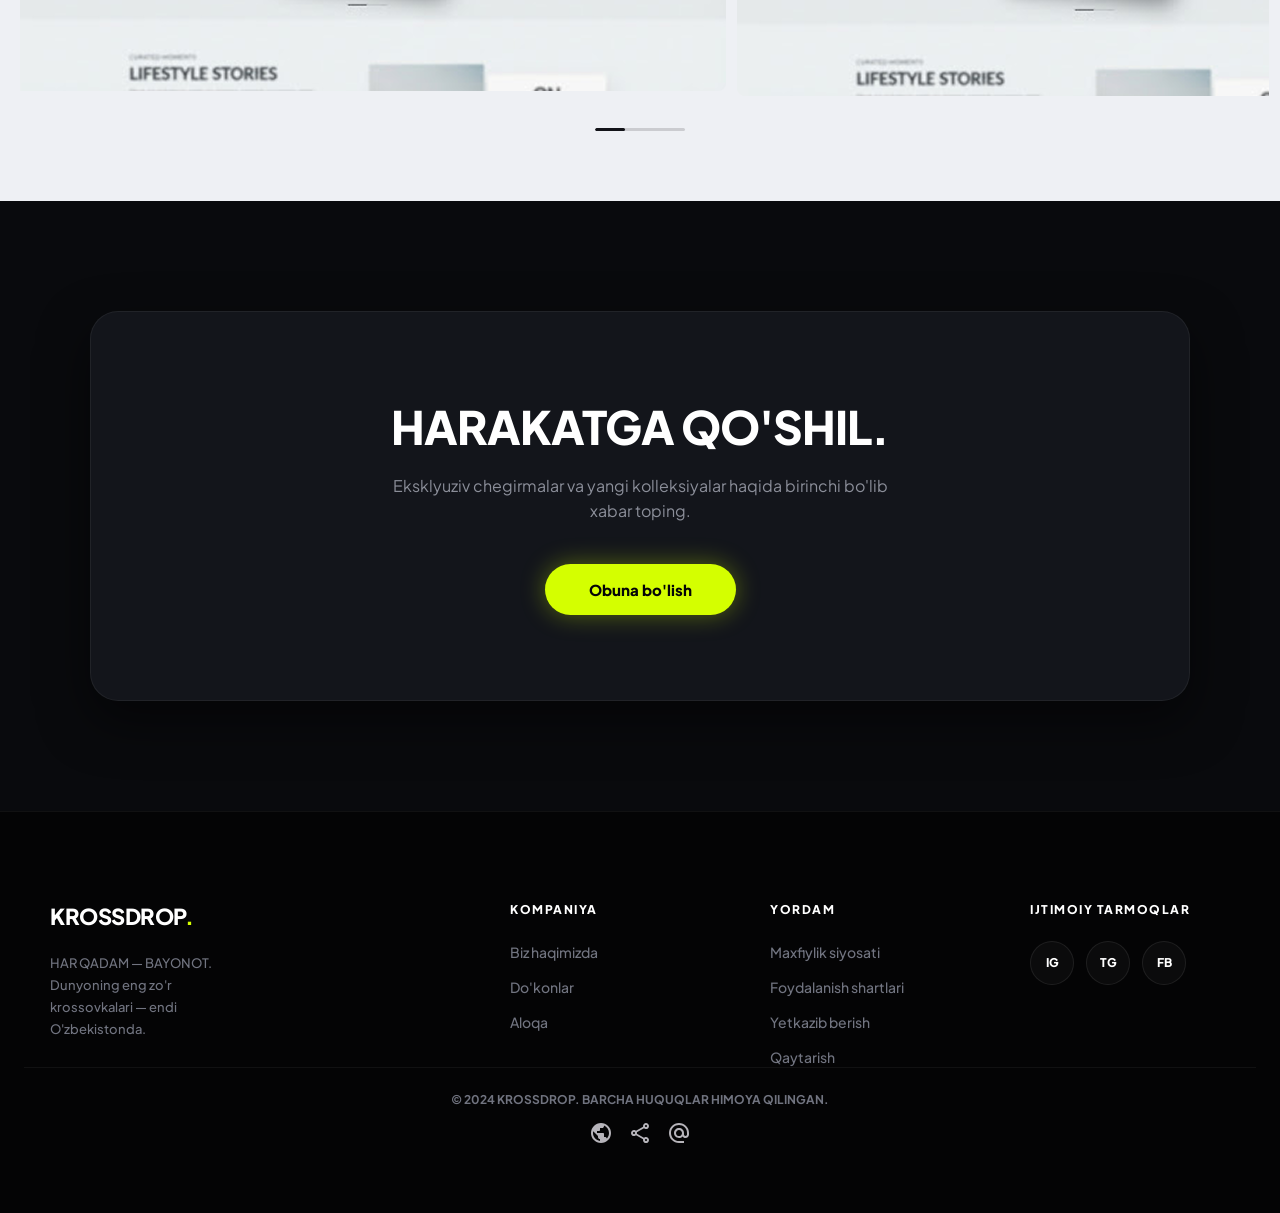
<file: biz-haqimizda.html>
<!doctype html>
<html lang="uz">
  <head>
    <meta charset="UTF-8" />
    <meta name="viewport" content="width=device-width, initial-scale=1.0" />
    <title>KROSSDROP — Biz haqimizda</title>
    <link rel="stylesheet" href="biz-haqimizda.css" />
    <link rel="preconnect" href="https://fonts.googleapis.com" />
    <link rel="preconnect" href="https://fonts.gstatic.com" crossorigin />
    <link
      href="https://fonts.googleapis.com/css2?family=Plus+Jakarta+Sans:wght@300;400;600;700;800&display=swap"
      rel="stylesheet"
    />
    <link
      rel="stylesheet"
      href="https://cdnjs.cloudflare.com/ajax/libs/font-awesome/6.4.0/css/all.min.css"
    />
  </head>
  <body>
    <div class="ticker-wrap">
      <div class="ticker-track">
        <span>BEPUL YETKAZIB BERISH — 500 000 SO'MDAN YUQORI BUYURTMALARGA</span>
        <span>BEPUL YETKAZIB BERISH — 500 000 SO'MDAN YUQORI BUYURTMALARGA</span>
        <span>BEPUL YETKAZIB BERISH — 500 000 SO'MDAN YUQORI BUYURTMALARGA</span>
        <span>BEPUL YETKAZIB BERISH — 500 000 SO'MDAN YUQORI BUYURTMALARGA</span>
      </div>
    </div>

    <header class="navbar">
      <div class="nav-container">
        <a href="#" class="logo">KROSSDROP<span>.</span></a>
        <input type="checkbox" id="menu-toggle" class="menu-checkbox" />
        <label for="menu-toggle" class="burger-btn" aria-label="Menu Toggle">
          <span></span>
          <span></span>
          <span></span>
        </label>

        <nav class="nav-links">
          <a href="./index.html">Bosh sahifa</a>
          <a href="./dokon.html">Do'kon</a>
          <a href="">Yangi kelganlar</a>
          <a href="#" class="active">Biz haqimizda</a>
          <a href="./aloqa.html">Aloqa</a>
        </nav>

        <div class="nav-actions">
          <div class="search-box">
            <i class="fa-solid fa-magnifying-glass"></i>
            <input type="text" placeholder="Qidiruv..." />
          </div>
          <a href="#" class="icon-btn"><i class="fa-solid fa-bag-shopping"></i></a>
          <a href="#" class="icon-btn"><i class="fa-regular fa-user"></i></a>
        </div>
      </div>
    </header>

    <section class="hero-section">
      <div class="hero-overlay"></div>
      <div class="hero-content">
        <h1 class="fade-up">TUG'ILGANMIZ.</h1>
        <p class="fade-up delay-1">
          2019-yildan beri O'zbekistonga dunyoning eng zo'r krossovkalarini olib
          kelamiz. Har bir juftlik — bizning madaniyatimiz va ehtirosimizning
          bir qismi.
        </p>
        <div class="scroll-indicator fade-up delay-2">
          <div class="line"></div>
          <span>PASTGA SURING</span>
        </div>
      </div>
    </section>

    <section class="stats-section">
      <div class="container stats-grid">
        <div class="stat-card">
          <h2>8+</h2>
          <p>Jahon brendlari</p>
        </div>
        <div class="stat-card">
          <h2>50K+</h2>
          <p>Baxtli mijozlar</p>
        </div>
        <div class="stat-card">
          <h2>1000+</h2>
          <p>Model assortimentda</p>
        </div>
        <div class="stat-card">
          <h2>3</h2>
          <p>Do'kon Toshkentda</p>
        </div>
      </div>
    </section>

    <section class="info-section">
      <div class="container info-grid">
        <div class="image-wrapper reveal-left">
          <img src="./images/biz-img-1.png" alt="" />
          <div class="glow-effect"></div>
        </div>
        <div class="text-wrapper reveal-right">
          <span class="badge">TARIXIMIZ</span>
          <h2>GARAJDAN — BUTUN O'ZBEKISTONGA.</h2>
          <p>
            Hammasi oddiy garajdan boshlangan. Biz faqat sifatli krossovkalarni
            yaxshi ko'radigan bir guruh do'stlar edik. Bugun esa KROSSDROP — bu
            butun mamlakat bo'ylab krossovka madaniyatini shakllantiruvchi yirik
            platforma.
          </p>
        </div>
      </div>
    </section>

    <section class="info-section reverse">
      <div class="container info-grid">
        <div class="text-wrapper reveal-left">
          <span class="badge">SIFAT KAFOLATI</span>
          <h2>HAR BIR JUFTLIK — TEKSHIRUVDAN O'TADI.</h2>
          <p>
            Biz uchun me'yor — bu birinchi darajali masala. Bizning omborimizda
            har bir krossovka 12 bosqichli autentifikatsiya jarayonidan o'tadi.
            Siz faqat eng yaxshisiga loyiqsiz.
          </p>
        </div>
        <div class="image-wrapper reveal-right">
          <img src="./images/biz-img-2.png" alt="" />
          <div class="glow-effect"></div>
        </div>
      </div>
    </section>

    <section class="timeline-section">
      <div class="container">
        <h2 class="section-title">YO'LIMIZ</h2>
        <div class="timeline-grid">
          <div class="timeline-card">
            <span class="year">2019</span>
            <h3>Tashkil topish</h3>
            <p>
              Birinchi import partiyasi va ijtimoiy tarmoqlardagi ilk sotuvlar.
            </p>
          </div>
          <div class="timeline-card">
            <span class="year">2021</span>
            <h3>Birinchi do'kon</h3>
            <p>Toshkent markazida ilk flagman butigimizning ochilishi.</p>
          </div>
          <div class="timeline-card">
            <span class="year">2023</span>
            <h3>Masshtab</h3>
            <p>
              Yana 2 ta filial ochilishi va yetkazib berish xizmatining ishga
              tushishi.
            </p>
          </div>
          <div class="timeline-card">
            <span class="year">2024</span>
            <h3>Raqamli o'sish</h3>
            <p>Yangi avlod veb-sayti va mobil ilovasining ishga tushishi.</p>
          </div>
        </div>
      </div>
    </section>

    <section class="team-section">
      <div class="container">
        <h2 class="section-title text-center">BIZNING JAMOAMIZ</h2>
        <div class="team-grid">
          <div class="team-card">
            <div class="team-img">
              <img src="./images/Sardor-1.png" alt="Sardor A." />
            </div>
            <h3>Sardor A.</h3>
            <p>Asoschi</p>
          </div>
          <div class="team-card">
            <div class="team-img">
              <img src="./images/Sardor-2.png" alt="Sardor A." />
            </div>
            <h3>Malika R.</h3>
            <p>Bosh dizayner</p>
          </div>
          <div class="team-card">
            <div class="team-img">
              <img src="./images/Sardor-3.png" alt="Sardor A." />
            </div>
            <h3>Bekzod T.</h3>
            <p>Logistika bo'limi</p>
          </div>
          <div class="team-card">
            <div class="team-img">
              <img src="./images/Sardor-4.png" alt="Sardor A." />
            </div>
            <h3>Nilufar S.</h3>
            <p>Marketing</p>
          </div>
        </div>
      </div>
    </section>

    <section class="values-section">
      <div class="container values-grid">
        <div class="values-header">
          <h2>NIMAGA<br />ISHONAMIZ<span>.</span></h2>
        </div>
        <div class="accordion-list">
          <details class="accordion-item" open>
            <summary>
              <span>01. ORIGINALLIK</span>
              <span class="icon">+</span>
            </summary>
            <div class="accordion-content">
              <p>
                Biz faqat 100% original va autentifikatsiyadan o'tgan brend
                mahsulotlarini taklif etamiz. Har bir krossovka sifat
                sertifikatiga ega.
              </p>
            </div>
          </details>

          <details class="accordion-item">
            <summary>
              <span>02. MIJOZ DOIM HAQ</span>
              <span class="icon">+</span>
            </summary>
            <div class="accordion-content">
              <p>
                Bizning har bir qarorimiz va xizmatimiz mijozlarimizga maksimum
                qulaylik va yuqori darajadagi servis ko'rsatishga qaratilgan.
              </p>
            </div>
          </details>

          <details class="accordion-item">
            <summary>
              <span>03. TEZLIK</span>
              <span class="icon">+</span>
            </summary>
            <div class="accordion-content">
              <p>
                Buyurtmalar O'zbekiston bo'ylab eng qisqa muddatda etkazib
                beriladi. Har bir bosqich SMS va ilova orqali kuzatib boriladi.
              </p>
            </div>
          </details>

          <details class="accordion-item">
            <summary>
              <span>04. MADANIYAT</span>
              <span class="icon">+</span>
            </summary>
            <div class="accordion-content">
              <p>
                Biz шунчаки poyabzal sotmaymiz, balki O'zbekistonda zamonaviy
                krossovka va stritvir madaniyatini rivojlantiramiz.
              </p>
            </div>
          </details>
        </div>
      </div>
    </section>

    <section class="gallery-stage-nexus">
      <div class="gallery-header-box">
        <span class="sub-label-glow">CURATED MOMENTS</span>
        <h2 class="main-title-shimmer">LIFESTYLE STORIES</h2>
      </div>

      <div class="polaroid-deck-container">
        <div class="polaroid-frame-inner">
          <img src="./images/Semya-1.png" alt="" />
        </div>

        <div class="polaroid-frame-inner">
          <img src="./images/semya-2.png" alt="" />
        </div>
      </div>

      <div class="slider-tracker-bar">
        <div class="tracker-thumb-active"></div>
      </div>
    </section>

    <section class="action-subscription-realm">
      <div class="realm-layout-wrapper">
        <div class="action-portal-card">
          <h2 class="portal-headline-glow">HARAKATGA QO'SHIL.</h2>
          <p class="portal-subtext-muted">
            Eksklyuziv chegirmalar va yangi kolleksiyalar haqida birinchi bo'lib
            xabar toping.
          </p>
          <a href="./birinchi.html"><button class="hyper-neon-trigger">
            <span>Obuna bo'lish</span>
          </button></a>
        </div>
      </div>
    </section>

    <footer class="kross-basement-matrix">
      <div class="matrix-layout-container">
        <div class="matrix-brand-pod">
          <a href="#" class="brand-monolith-title"
            >KROSSDROP<span class="neon-dot-mark">.</span></a
          >
          <p class="brand-manifesto-text">
            HAR QADAM — BAYONOT.<br />
            Dunyoning eng zo'r <br />
            krossovkalari — endi <br />
            O'zbekistonda.
          </p>
        </div>

        <div class="matrix-link-column">
          <h4 class="column-header-caps">KOMPANIYA</h4>
          <ul class="link-node-list">
            <li><a href="#" class="node-anchor-link">Biz haqimizda</a></li>
            <li><a href="#" class="node-anchor-link">Do'konlar</a></li>
            <li><a href="#" class="node-anchor-link">Aloqa</a></li>
          </ul>
        </div>

        <div class="matrix-link-column">
          <h4 class="column-header-caps">YORDAM</h4>
          <ul class="link-node-list">
            <li><a href="#" class="node-anchor-link">Maxfiylik siyosati</a></li>
            <li>
              <a href="#" class="node-anchor-link">Foydalanish shartlari</a>
            </li>
            <li><a href="#" class="node-anchor-link">Yetkazib berish</a></li>
            <li><a href="#" class="node-anchor-link">Qaytarish</a></li>
          </ul>
        </div>

        <div class="matrix-link-column">
          <h4 class="column-header-caps">IJTIMOIY TARMOQLAR</h4>
          <div class="social-orb-cluster">
            <div class="cyber-social-orb">IG</div>
            <div class="cyber-social-orb">TG</div>
            <div class="cyber-social-orb">FB</div>
          </div>
        </div>
      </div>
      <div class="random-texts">
        <h3 class="barcha">
          © 2024 KROSSDROP. BARCHA HUQUQLAR HIMOYA QILINGAN.
        </h3>
        <div class="siyosati">
          <img src="./images/world-1.svg" alt="" />
          <img src="./images/world-2.svg" alt="" />
          <img src="./images/world-3.svg" alt="" />
        </div>
      </div>
    </footer>
  </body>
</html>
</file>
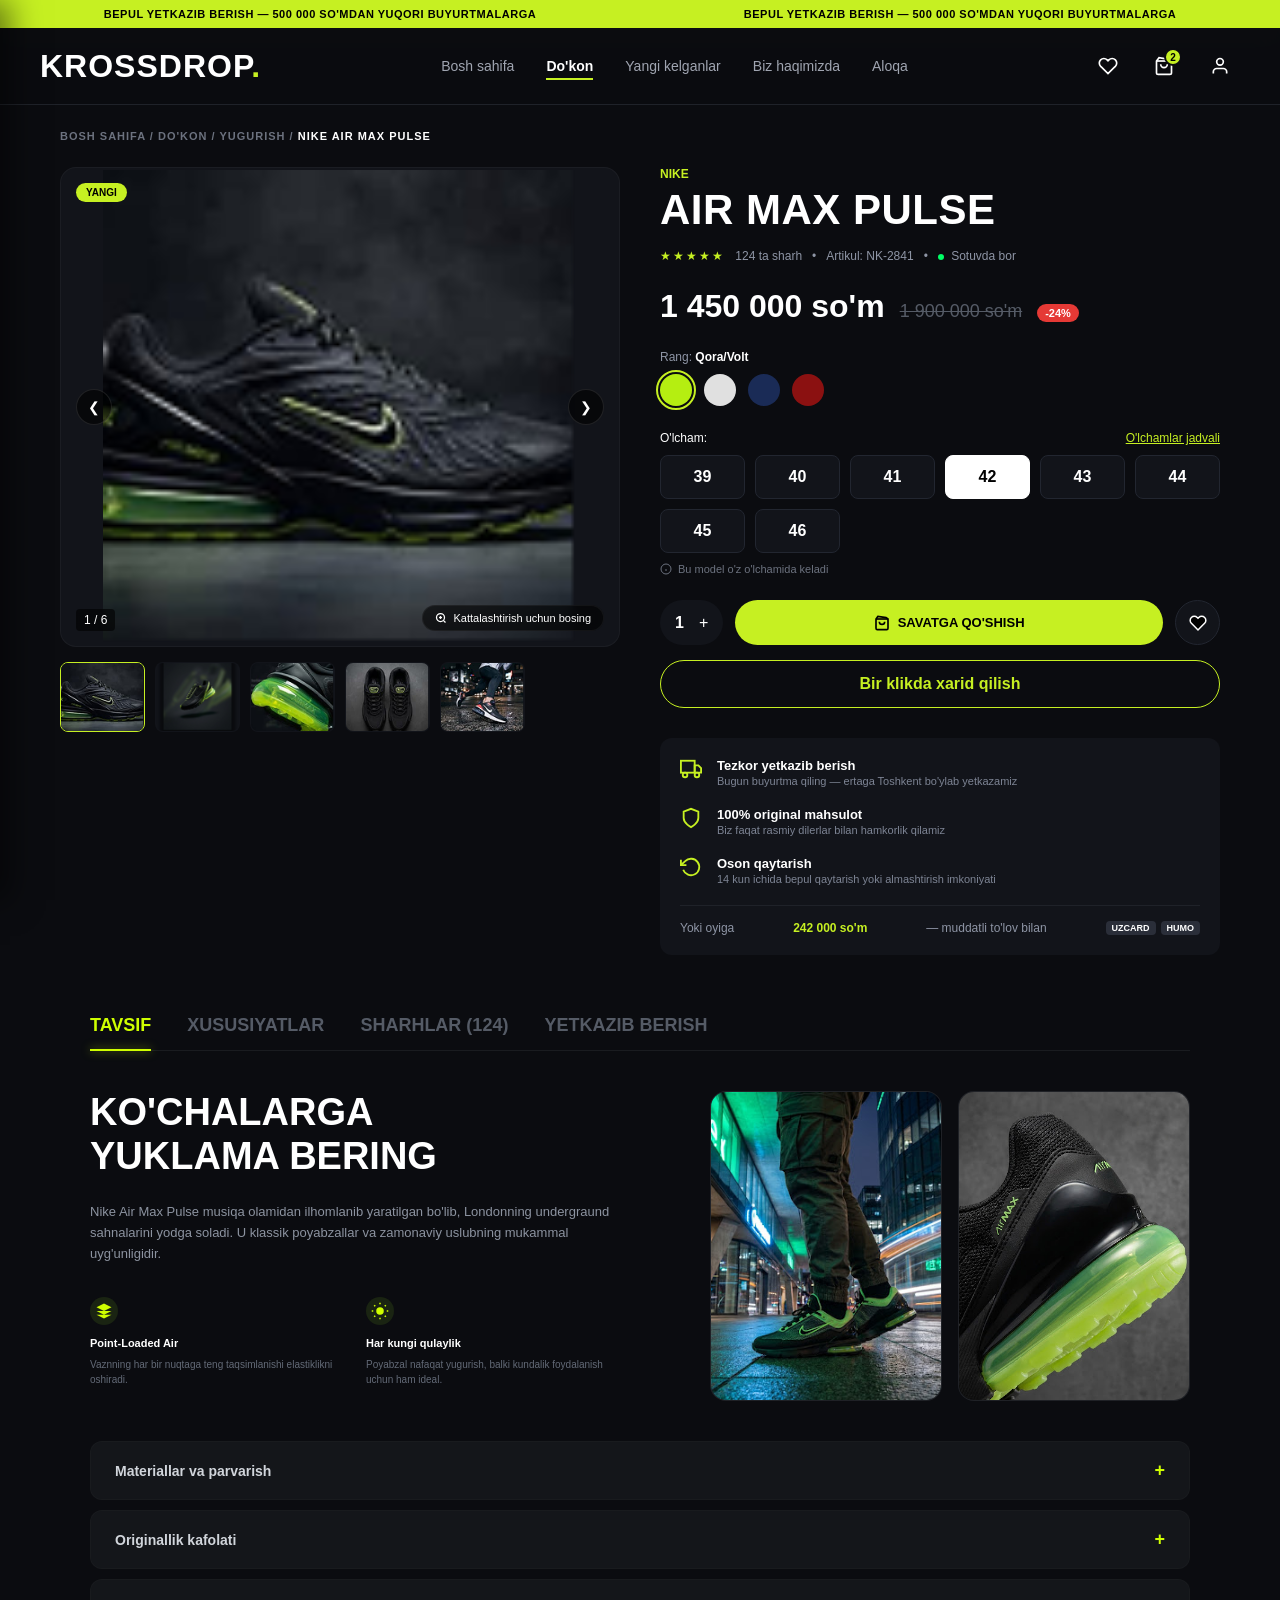
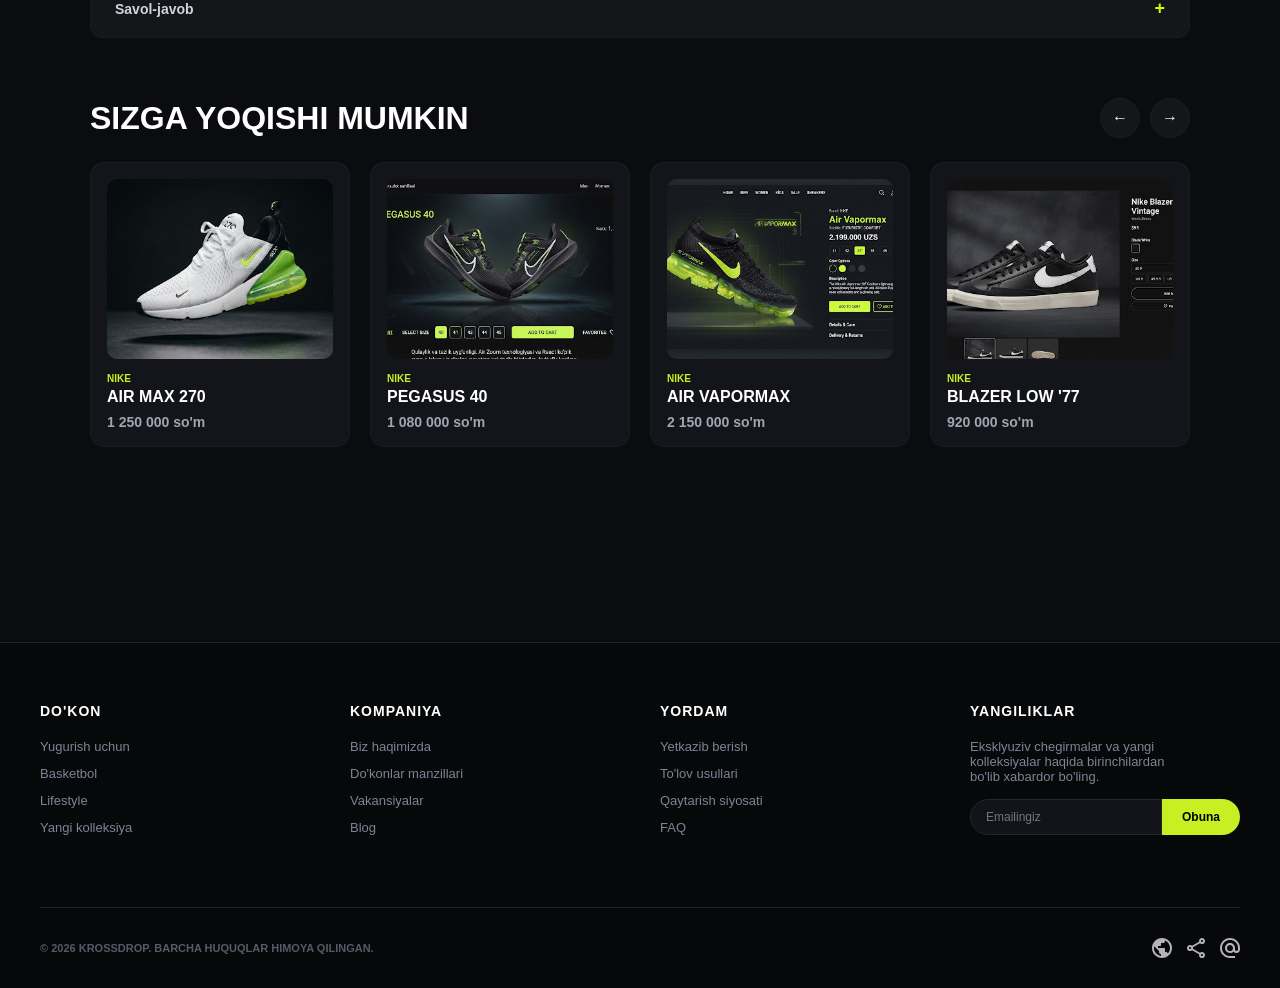
<file: dokon-stil.html>
<!doctype html>
<html lang="uz">
  <head>
    <meta charset="UTF-8" />
    <meta name="viewport" content="width=device-width, initial-scale=1.0" />
    <title>KROSSDROP - NIKE AIR MAX PULSE</title>
    <link rel="stylesheet" href="./dokon-stil.css" />
  </head>
  <body>
    <div class="top-banner">
      <span>BEPUL YETKAZIB BERISH — 500 000 SO'MDAN YUQORI BUYURTMALARGA</span>
      <span>BEPUL YETKAZIB BERISH — 500 000 SO'MDAN YUQORI BUYURTMALARGA</span>
    </div>

    <input type="checkbox" id="menu" class="menu-toggle" />
    <label for="menu" class="overlay"></label>

    <aside class="sidebar">
      <div class="sidebar-header">
        <h2>KROSSDROP<span>.</span></h2>
        <label for="menu" class="close-btn">&times;</label>
      </div>
      <nav>
        <a href="./index.html">Bosh sahifa</a>
        <a href="./dokon.html" class="active">Do'kon</a>
        <a href="#">Yangi kelganlar</a>
        <a href="./biz-haqimizda.html">Biz haqimizda</a>
        <a href="./aloqa.html">Aloqa</a>
      </nav>
      <a href="./login.html" class="login-btn">KIRISH</a>
    </aside>

    <header class="header">
      <label for="menu" class="menu-icon">☰</label>

      <div class="logo">KROSSDROP<span>.</span></div>

      <nav class="nav">
        <a href="./index.html">Bosh sahifa</a>
        <a href="./dokon.html" class="active">Do'kon</a>
        <a href="#">Yangi kelganlar</a>
        <a href="./biz-haqimizda.html">Biz haqimizda</a>
        <a href="./aloqa.html">Aloqa</a>
      </nav>

      <div class="header-icons">
        <a href="#" class="aaa">
          <svg width="20" height="20" viewBox="0 0 24 24" fill="none" stroke="currentColor" stroke-width="2"><path d="M20.84 4.61a5.5 5.5 0 0 0-7.78 0L12 5.67l-1.06-1.06a5.5 5.5 0 0 0-7.78 7.78l1.06 1.06L12 21.23l7.78-7.78 1.06-1.06a5.5 5.5 0 0 0 0-7.78z"></path></svg>
        </a>
        <a href="#" class="cart-icon">
          <svg width="20" height="20" viewBox="0 0 24 24" fill="none" stroke="currentColor" stroke-width="2"><path d="M6 2L3 6v14a2 2 0 0 0 2 2h14a2 2 0 0 0 2-2V6l-3-2z"></path><line x1="3" y1="6" x2="21" y2="6"></line><path d="M16 10a4 4 0 0 1-8 0"></path></svg>
          <span class="badge">2</span>
        </a>
        <a href="#">
          <svg width="20" height="20" viewBox="0 0 24 24" fill="none" stroke="currentColor" stroke-width="2"><path d="M20 21v-2a4 4 0 0 0-4-4H8a4 4 0 0 0-4 4v2"></path><circle cx="12" cy="7" r="4"></circle></svg>
        </a>
      </div>
    </header>

    <div class="container">
      <div class="breadcrumb">
        BOSH SAHIFA / DO'KON / YUGURISH / <span>NIKE AIR MAX PULSE</span>
      </div>

      <div class="product-wrapper">
        <div class="gallery-section">
          <input type="radio" name="gallery-radio" id="img-1" class="gallery-radio" checked />
          <input type="radio" name="gallery-radio" id="img-2" class="gallery-radio" />
          <input type="radio" name="gallery-radio" id="img-3" class="gallery-radio" />
          <input type="radio" name="gallery-radio" id="img-4" class="gallery-radio" />
          <input type="radio" name="gallery-radio" id="img-5" class="gallery-radio" />
          <input type="radio" name="gallery-radio" id="img-6" class="gallery-radio" />

          <div class="main-image-container">
            <span class="tag-badge">YANGI</span>
            
            <div class="main-image-slide slide-1">
              <img src="./images/dokon-kross-2.png" alt="Nike Air Max Pulse 1" class="main-image" />
            </div>
            <div class="main-image-slide slide-2">
              <img src="./images/Nike Air Max Pulse.png" alt="Nike Air Max Pulse 2" class="main-image" />
            </div>
            <div class="main-image-slide slide-3">
              <img src="./images/dokon-kross-3.png" alt="Nike Air Max Pulse 3" class="main-image" />
            </div>
            <div class="main-image-slide slide-4">
              <img src="./images/dokon-kross-4.png" alt="Nike Air Max Pulse 4" class="main-image" />
            </div>
            <div class="main-image-slide slide-5">
              <img src="./images/dokon-kross-5.png" alt="Nike Air Max Pulse 5" class="main-image" />
            </div>
            <div class="main-image-slide slide-6">
              <img src="./images/dokon-kross-6.png" alt="Nike Air Max Pulse 6" class="main-image" />
            </div>

            <label for="img-6" class="nav-btn prev nav-prev-1">&#10094;</label>
            <label for="img-1" class="nav-btn next nav-next-1">&#10095;</label>

            <label for="img-1" class="nav-btn prev nav-prev-2">&#10094;</label>
            <label for="img-3" class="nav-btn next nav-next-2">&#10095;</label>

            <label for="img-2" class="nav-btn prev nav-prev-3">&#10094;</label>
            <label for="img-4" class="nav-btn next nav-next-3">&#10095;</label>

            <label for="img-3" class="nav-btn prev nav-prev-4">&#10094;</label>
            <label for="img-5" class="nav-btn next nav-next-4">&#10095;</label>

            <label for="img-4" class="nav-btn prev nav-prev-5">&#10094;</label>
            <label for="img-6" class="nav-btn next nav-next-5">&#10095;</label>

            <label for="img-5" class="nav-btn prev nav-prev-6">&#10094;</label>
            <label for="img-1" class="nav-btn next nav-next-6">&#10095;</label>

            <div class="counter counter-1">1 / 6</div>
            <div class="counter counter-2">2 / 6</div>
            <div class="counter counter-3">3 / 6</div>
            <div class="counter counter-4">4 / 6</div>
            <div class="counter counter-5">5 / 6</div>
            <div class="counter counter-6">6 / 6</div>

            <label for="zoom-modal-toggle" class="zoom-btn">
              <svg width="12" height="12" viewBox="0 0 24 24" fill="none" stroke="currentColor" stroke-width="2.5"><circle cx="11" cy="11" r="8"></circle><line x1="21" y1="21" x2="16.65" y2="16.65"></line><line x1="11" y1="8" x2="11" y2="14"></line><line x1="8" y1="11" x2="14" y2="11"></line></svg>
              Kattalashtirish uchun bosing
            </label>
          </div>

          <div class="thumbnails">
            <label for="img-1" class="thumb thumb-1"><img src="./images/dokon-kross-2.png" alt="" /></label>
            <label for="img-2" class="thumb thumb-2"><img src="./images/Nike Air Max Pulse.png" alt="" /></label>
            <label for="img-3" class="thumb thumb-3"><img src="./images/dokon-kross-3.png" alt="" /></label>
            <label for="img-4" class="thumb thumb-4"><img src="./images/dokon-kross-4.png" alt="" /></label>
            <label for="img-5" class="thumb thumb-5"><img src="./images/dokon-kross-5.png" alt="" /></label>
            <label for="img-6" class="thumb thumb-6 overlay"><img src="./images/dokon-kross-6.png" alt="" /><span>+1</span></label>
          </div>
        </div>

        <div class="details-section">
          <div class="brand-title">NIKE</div>
          <h1 class="product-title">AIR MAX PULSE</h1>

          <div class="meta-info">
            <div class="stars">
              ★★★★★ <span>124 ta sharh</span>
            </div>
            <span class="dot">•</span>
            <div class="sku">Artikul: NK-2841</div>
            <span class="dot">•</span>
            <div class="stock"><span class="green-dot"></span> Sotuvda bor</div>
          </div>

          <div class="price-container">
            <div class="current-price">1 450 000 so'm</div>
            <div class="old-price">1 900 000 so'm</div>
            <div class="discount-badge">-24%</div>
          </div>

          <div class="color-selection">
            <input type="radio" name="color" id="color-1" class="color-radio" checked />
            <input type="radio" name="color" id="color-2" class="color-radio" />
            <input type="radio" name="color" id="color-3" class="color-radio" />
            <input type="radio" name="color" id="color-4" class="color-radio" />

            <div class="label">
              Rang: 
              <span class="c-name c-name-1">Qora/Volt</span>
              <span class="c-name c-name-2">Kulrang/Oq</span>
              <span class="c-name c-name-3">To'q Ko'k</span>
              <span class="c-name c-name-4">To'q Qizil</span>
            </div>

            <div class="color-options">
              <label for="color-1" class="color-btn" style="background: #b5ee11"></label>
              <label for="color-2" class="color-btn" style="background: #e0e0e0"></label>
              <label for="color-3" class="color-btn" style="background: #1a2b56"></label>
              <label for="color-4" class="color-btn" style="background: #8b1111"></label>
            </div>
          </div>

          <div class="size-selection">
            <input type="radio" name="size" id="size-39" class="size-radio" />
            <input type="radio" name="size" id="size-40" class="size-radio" />
            <input type="radio" name="size" id="size-41" class="size-radio" />
            <input type="radio" name="size" id="size-42" class="size-radio" checked />
            <input type="radio" name="size" id="size-43" class="size-radio" />
            <input type="radio" name="size" id="size-44" class="size-radio" />
            <input type="radio" name="size" id="size-45" class="size-radio" />
            <input type="radio" name="size" id="size-46" class="size-radio" />

            <div class="size-header">
              <span>O'lcham:</span>
              <label for="size-modal-toggle" class="size-guide">O'lchamlar jadvali</label>
            </div>

            <div class="size-grid">
              <label for="size-39" class="size-btn">39</label>
              <label for="size-40" class="size-btn">40</label>
              <label for="size-41" class="size-btn">41</label>
              <label for="size-42" class="size-btn">42</label>
              <label for="size-43" class="size-btn">43</label>
              <label for="size-44" class="size-btn">44</label>
              <label for="size-45" class="size-btn">45</label>
              <label for="size-46" class="size-btn">46</label>
            </div>
            <div class="size-info">
              <svg width="12" height="12" viewBox="0 0 24 24" fill="none" stroke="currentColor" stroke-width="2"><circle cx="12" cy="12" r="10"></circle><line x1="12" y1="16" x2="12" y2="12"></line><line x1="12" y1="8" x2="12.01" y2="8"></line></svg>
              Bu model o'z o'lchamida keladi
            </div>
          </div>

          <div class="actions">
            <input type="radio" name="qty" id="qty-1" class="qty-radio" checked />
            <input type="radio" name="qty" id="qty-2" class="qty-radio" />
            <input type="radio" name="qty" id="qty-3" class="qty-radio" />

            <div class="quantity-control">
              <label for="qty-1" class="qty-btn qty-dec-2">-</label>
              <label for="qty-2" class="qty-btn qty-dec-3">-</label>
              <span class="qty-val qty-val-1">1</span>
              <span class="qty-val qty-val-2">2</span>
              <span class="qty-val qty-val-3">3</span>
              <label for="qty-2" class="qty-btn qty-inc-1">+</label>
              <label for="qty-3" class="qty-btn qty-inc-2">+</label>
            </div>

            <button class="add-to-cart-btn">
              <svg width="16" height="16" viewBox="0 0 24 24" fill="none" stroke="currentColor" stroke-width="2.5"><path d="M6 2L3 6v14a2 2 0 0 0 2 2h14a2 2 0 0 0 2-2V6l-3-2z"></path><line x1="3" y1="6" x2="21" y2="6"></line><path d="M16 10a4 4 0 0 1-8 0"></path></svg>
              SAVATGA QO'SHISH
            </button>

            <input type="checkbox" id="wishlist-toggle" class="wishlist-toggle" />
            <label for="wishlist-toggle" class="wishlist-btn">
              <svg class="heart-icon" width="18" height="18" viewBox="0 0 24 24" stroke="currentColor" stroke-width="2"><path d="M20.84 4.61a5.5 5.5 0 0 0-7.78 0L12 5.67l-1.06-1.06a5.5 5.5 0 0 0-7.78 7.78l1.06 1.06L12 21.23l7.78-7.78 1.06-1.06a5.5 5.5 0 0 0 0-7.78z"></path></svg>
            </label>
          </div>

          <label for="one-click-toggle" class="buy-one-click-btn">Bir klikda xarid qilish</label>

          <div class="features-box">
            <div class="feature-item">
              <svg width="22" height="22" viewBox="0 0 24 24" fill="none" stroke="var(--accent)" stroke-width="2"><rect x="1" y="3" width="15" height="13"></rect><polygon points="16 8 20 8 23 11 23 16 16 16 16 8"></polygon><circle cx="5.5" cy="18.5" r="2.5"></circle><circle cx="18.5" cy="18.5" r="2.5"></circle></svg>
              <div>
                <strong>Tezkor yetkazib berish</strong>
                <p>Bugun buyurtma qiling — ertaga Toshkent bo'ylab yetkazamiz</p>
              </div>
            </div>
            <div class="feature-item">
              <svg width="22" height="22" viewBox="0 0 24 24" fill="none" stroke="var(--accent)" stroke-width="2"><path d="M12 22s8-4 8-10V5l-8-3-8 3v7c0 6 8 10 8 10z"></path></svg>
              <div>
                <strong>100% original mahsulot</strong>
                <p>Biz faqat rasmiy dilerlar bilan hamkorlik qilamiz</p>
              </div>
            </div>
            <div class="feature-item">
              <svg width="22" height="22" viewBox="0 0 24 24" fill="none" stroke="var(--accent)" stroke-width="2"><polyline points="1 4 1 10 7 10"></polyline><path d="M3.51 15a9 9 0 1 0 2.13-9.36L1 10"></path></svg>
              <div>
                <strong>Oson qaytarish</strong>
                <p>14 kun ichida bepul qaytarish yoki almashtirish imkoniyati</p>
              </div>
            </div>
            <div class="installment-info">
              Yoki oyiga <strong>242 000 so'm</strong> — muddatli to'lov bilan
              <div class="payment-logos">
                <span class="pay-logo">UZCARD</span>
                <span class="pay-logo">HUMO</span>
              </div>
            </div>
          </div>
        </div>
      </div>
    </div>

    <div class="nx-viewport">
      <input type="radio" name="tab-group" id="tab-1" class="tab-radio" checked />
      <input type="radio" name="tab-group" id="tab-2" class="tab-radio" />
      <input type="radio" name="tab-group" id="tab-3" class="tab-radio" />
      <input type="radio" name="tab-group" id="tab-4" class="tab-radio" />

      <nav class="nx-matrix-nav">
        <label for="tab-1" class="nx-node node-1">TAVSIF</label>
        <label for="tab-2" class="nx-node node-2">XUSUSIYATLAR</label>
        <label for="tab-3" class="nx-node node-3">SHARHLAR (124)</label>
        <label for="tab-4" class="nx-node node-4">YETKAZIB BERISH</label>
      </nav>

      <div class="tab-content tab-content-1">
        <div class="nx-stage">
          <div class="nx-narrative">
            <h1 class="nx-mega-title">KO'CHALARGA<br />YUKLAMA BERING</h1>
            <p class="nx-passage">
              Nike Air Max Pulse musiqa olamidan ilhomlanib yaratilgan bo'lib,
              Londonning undergraund sahnalarini yodga soladi. U klassik
              poyabzallar va zamonaviy uslubning mukammal uyg'unligidir.
            </p>

            <div class="nx-spec-cluster">
              <div class="nx-spec-unit">
                <div class="nx-orb">
                  <svg width="18" height="18" viewBox="0 0 24 24" fill="currentColor">
                    <path d="M12 2L2 7l10 5 10-5-10-5zM2 17l10 5 10-5M2 12l10 5 10-5" />
                  </svg>
                </div>
                <div class="nx-spec-tag">Point-Loaded Air</div>
                <div class="nx-spec-sub">
                  Vaznning har bir nuqtaga teng taqsimlanishi elastiklikni oshiradi.
                </div>
              </div>

              <div class="nx-spec-unit">
                <div class="nx-orb">
                  <svg width="18" height="18" viewBox="0 0 24 24" fill="currentColor">
                    <circle cx="12" cy="12" r="5" />
                    <path d="M12 1v2m0 18v2M4.22 4.22l1.42 1.42m12.72 12.72l1.42 1.42M1 12h2m18 0h2M4.22 19.78l1.42-1.42m12.72-12.72l1.42-1.42" stroke="currentColor" stroke-width="2" />
                  </svg>
                </div>
                <div class="nx-spec-tag">Har kungi qulaylik</div>
                <div class="nx-spec-sub">
                  Poyabzal nafaqat yugurish, balki kundalik foydalanish uchun ham ideal.
                </div>
              </div>
            </div>
          </div>

          <div class="nx-visuals">
            <div class="nx-frame nx-frame--tall">
              <img src="./images/human-kross.jpg" alt="Model" />
            </div>
            <div class="nx-frame nx-frame--wide">
              <img src="./images/kroos.jpg" alt="Details" />
            </div>
          </div>
        </div>
      </div>

      <div class="tab-content tab-content-2">
        <div class="spec-grid-custom">
          <div class="spec-row"><span>Ishlab chiqaruvchi:</span><strong>Nike</strong></div>
          <div class="spec-row"><span>Mamlakat:</span><strong>Vyetnam</strong></div>
          <div class="spec-row"><span>Mavsum:</span><strong>Bahor/Yoz/Kuz</strong></div>
          <div class="spec-row"><span>Ustki material:</span><strong>To'qima setka, Sintetik deri</strong></div>
          <div class="spec-row"><span>Astar:</span><strong>Yumshoq to'qimachilik</strong></div>
          <div class="spec-row"><span>Podo shva:</span><strong>Kauchuk / Air Max amortizatsiya</strong></div>
        </div>
      </div>

      <div class="tab-content tab-content-3">
        <div class="reviews-list">
          <div class="review-card">
            <div class="review-head"><strong>Jasur K.</strong><span>★★★★★</span></div>
            <p>Sifati juda yuqori! Yetkazib berish ham tez bo'ldi. Hammaga tavsiya qilaman.</p>
          </div>
          <div class="review-card">
            <div class="review-head"><strong>Sardor M.</strong><span>★★★★★</span></div>
            <p>O'lchami aniq tushdi. Oyoqda juda yengil duradi. Rahmat KROSSDROP!</p>
          </div>
        </div>
      </div>

      <div class="tab-content tab-content-4">
        <div class="shipping-info-block">
          <h3>Toshkent bo'ylab yetkazib berish</h3>
          <p>Buyurtma qilingan kuni yoki ertasi kuni eshigingizgacha yetkaziladi. Narxi: 30 000 so'm (500 000 so'mdan yuqori xaridga BEPUL).</p>
          <h3>Viloyatlarga yetkazib berish</h3>
          <p>BTS yoki Fargo kuryerlik xizmatlari orqali 2-3 ish kuni ichida yetkaziladi.</p>
        </div>
      </div>

      <div class="nx-drop-stack">
        <details class="nx-drop-panel">
          <summary class="nx-drop-header">
            <span>Materiallar va parvarish</span>
            <span class="nx-plus-trigger">+</span>
          </summary>
          <div class="nx-drop-content">
            <p>
              Yuqori qismi to'qima setka va sintetik charmdan tayyorlangan.
              Yumshoq nam mato bilan tozalash tavsiya etiladi. Kir yuvish
              mashinasida yuvmang.
            </p>
          </div>
        </details>

        <details class="nx-drop-panel">
          <summary class="nx-drop-header">
            <span>Originallik kafolati</span>
            <span class="nx-plus-trigger">+</span>
          </summary>
          <div class="nx-drop-content">
            <p>
              Barcha mahsulotlarimiz 100% original bo'lib, rasmiy dilerlardan
              keltiriladi. Har bir poyabzal maxsus shtrix-kod va sertifikatga
              ega.
            </p>
          </div>
        </details>

        <details class="nx-drop-panel">
          <summary class="nx-drop-header">
            <span>Savol-javob</span>
            <span class="nx-plus-trigger">+</span>
          </summary>
          <div class="nx-drop-content">
            <p>
              <strong>Savol:</strong> O'lcham tushmasa almashtirsa bo'ladimi?<br />
              <strong>Javob:</strong> Ha, 14 kun ichida kiyilmagan holatda bepul
              almashtirib beramiz.
            </p>
          </div>
        </details>
      </div>

      <section class="nx-showcase">
        <input type="radio" name="deck-slide" id="deck-page-1" class="deck-radio" checked />
        <input type="radio" name="deck-slide" id="deck-page-2" class="deck-radio" />

        <div class="nx-showcase-bar">
          <h2 class="nx-showcase-title">SIZGA YOQISHI MUMKIN</h2>
          <div class="nx-trigger-pair">
            <label for="deck-page-1" class="nx-arrow-trigger">&#8592;</label>
            <label for="deck-page-2" class="nx-arrow-trigger">&#8594;</label>
          </div>
        </div>

        <div class="nx-deck-wrapper">
          <div class="nx-deck nx-deck-1">
            <div class="nx-card">
              <div class="nx-card-media"><img src="./images/dokon-stile-kross-1.jpg" alt="" /></div>
              <div class="nx-card-badge">NIKE</div>
              <div class="nx-card-heading">AIR MAX 270</div>
              <div class="nx-card-value">1 250 000 so'm</div>
            </div>
            <div class="nx-card">
              <div class="nx-card-media"><img src="./images/dokon-stile-kross-2.jpg" alt="" /></div>
              <div class="nx-card-badge">NIKE</div>
              <div class="nx-card-heading">PEGASUS 40</div>
              <div class="nx-card-value">1 080 000 so'm</div>
            </div>
            <div class="nx-card">
              <div class="nx-card-media"><img src="./images/dokon-stile-kross-3.jpg" alt="" /></div>
              <div class="nx-card-badge">NIKE</div>
              <div class="nx-card-heading">AIR VAPORMAX</div>
              <div class="nx-card-value">2 150 000 so'm</div>
            </div>
            <div class="nx-card">
              <div class="nx-card-media"><img src="./images/dokon-stile-kross-4.jpg" alt="" /></div>
              <div class="nx-card-badge">NIKE</div>
              <div class="nx-card-heading">BLAZER LOW '77</div>
              <div class="nx-card-value">920 000 so'm</div>
            </div>
          </div>

          <div class="nx-deck nx-deck-2">
            <div class="nx-card">
              <div class="nx-card-media"><img src="./images/dokon-kross-3.png" alt="" /></div>
              <div class="nx-card-badge">NIKE</div>
              <div class="nx-card-heading">AIR FORCE 1 '07</div>
              <div class="nx-card-value">1 350 000 so'm</div>
            </div>
            <div class="nx-card">
              <div class="nx-card-media"><img src="./images/dokon-kross-4.png" alt="" /></div>
              <div class="nx-card-badge">JORDAN</div>
              <div class="nx-card-heading">AIR JORDAN 1 LOW</div>
              <div class="nx-card-value">1 650 000 so'm</div>
            </div>
            <div class="nx-card">
              <div class="nx-card-media"><img src="./images/dokon-kross-5.png" alt="" /></div>
              <div class="nx-card-badge">NIKE</div>
              <div class="nx-card-heading">DUNK LOW RETRO</div>
              <div class="nx-card-value">1 420 000 so'm</div>
            </div>
            <div class="nx-card">
              <div class="nx-card-media"><img src="./images/dokon-kross-6.png" alt="" /></div>
              <div class="nx-card-badge">NIKE</div>
              <div class="nx-card-heading">ZOOM X VAPORFLY</div>
              <div class="nx-card-value">2 850 000 so'm</div>
            </div>
          </div>
        </div>
      </section>
    </div>

    <input type="checkbox" id="zoom-modal-toggle" class="modal-toggle-check" />
    <div class="modal-overlay">
      <label for="zoom-modal-toggle" class="modal-close-backdrop"></label>
      <div class="modal-body modal-zoom-body">
        <label for="zoom-modal-toggle" class="modal-close-btn">&times;</label>
        <img src="./images/Nike Air Max Pulse.png" alt="Zoomed view" />
      </div>
    </div>

    <input type="checkbox" id="size-modal-toggle" class="modal-toggle-check" />
    <div class="modal-overlay">
      <label for="size-modal-toggle" class="modal-close-backdrop"></label>
      <div class="modal-body modal-size-body">
        <label for="size-modal-toggle" class="modal-close-btn">&times;</label>
        <h2>O'LCHAMLAR JADVALI</h2>
        <table class="size-table">
          <thead>
            <tr><th>EU</th><th>US</th><th>UK</th><th>CM (Oyoq uzunligi)</th></tr>
          </thead>
          <tbody>
            <tr><td>39</td><td>6.5</td><td>5.5</td><td>24.5 cm</td></tr>
            <tr><td>40</td><td>7</td><td>6</td><td>25 cm</td></tr>
            <tr><td>41</td><td>8</td><td>7</td><td>26 cm</td></tr>
            <tr><td>42</td><td>8.5</td><td>7.5</td><td>26.5 cm</td></tr>
            <tr><td>43</td><td>9.5</td><td>8.5</td><td>27.5 cm</td></tr>
            <tr><td>44</td><td>10</td><td>9</td><td>28 cm</td></tr>
            <tr><td>45</td><td>11</td><td>10</td><td>29 cm</td></tr>
            <tr><td>46</td><td>12</td><td>11</td><td>30 cm</td></tr>
          </tbody>
        </table>
      </div>
    </div>

    <input type="checkbox" id="one-click-toggle" class="modal-toggle-check" />
    <div class="modal-overlay">
      <label for="one-click-toggle" class="modal-close-backdrop"></label>
      <div class="modal-body modal-form-body">
        <label for="one-click-toggle" class="modal-close-btn">&times;</label>
        <h2>TEZKOR XARID QILISH</h2>
        <p>Telefon raqamingizni qoldiring, operatorimiz 5 minut ichida aloqaga chiqadi.</p>
        <div class="form-group">
          <input type="text" placeholder="Ismingiz" required />
          <input type="tel" placeholder="+998 (__) ___-__-__" required />
          <button type="button" class="submit-btn" onclick="document.getElementById('one-click-toggle').checked=false;">BUYURTMA BERISH</button>
        </div>
      </div>
    </div>

    <footer>
      <div class="footer-cards">
        <div class="footer-card">
          <h2 class="footer-card-text-1">DO'KON</h2>
          <p class="premium">Yugurish uchun</p>
          <p class="footer-card-text-2">Basketbol</p>
          <p class="footer-card-text-2">Lifestyle</p>
          <p class="footer-card-text-2">Yangi kolleksiya</p>
        </div>
        <div class="dokon-card">
          <div class="dokon-texts">
            <h2 class="footer-card-text-1">KOMPANIYA</h2>
            <p class="footer-card-text-3">Biz haqimizda</p>
            <p class="footer-card-text-3">Do'konlar manzillari</p>
            <p class="footer-card-text-3">Vakansiyalar</p>
            <p class="footer-card-text-3">Blog</p>
          </div>
        </div>
        <div class="yordam-card">
          <div class="yordam-texts">
            <h2 class="footer-card-text-1">YORDAM</h2>
            <p class="footer-card-text-3">Yetkazib berish</p>
            <p class="footer-card-text-3">To'lov usullari</p>
            <p class="footer-card-text-3">Qaytarish siyosati</p>
            <p class="footer-card-text-3">FAQ</p>
          </div>
        </div>
        <div class="email-card">
          <h2 class="footer-card-text-1">YANGILIKLAR</h2>
          <p class="footer-card-text-3">
            Eksklyuziv chegirmalar va yangi <br />
            kolleksiyalar haqida birinchilardan <br />
            bo'lib xabardor bo'ling.
          </p>
          <div class="emails">
            <input type="text" placeholder="Emailingiz" class="emailingiz" />
            <button class="ok">Obuna</button>
          </div>
        </div>
      </div>
      <div class="random-texts">
        <h3 class="barcha">
          © 2026 KROSSDROP. BARCHA HUQUQLAR HIMOYA QILINGAN.
        </h3>
        <div class="siyosati">
          <img src="./images/world-1.svg" alt="" />
          <img src="./images/world-2.svg" alt="" />
          <img src="./images/world-3.svg" alt="" />
        </div>
      </div>
    </footer>
  </body>
</html>
</file>
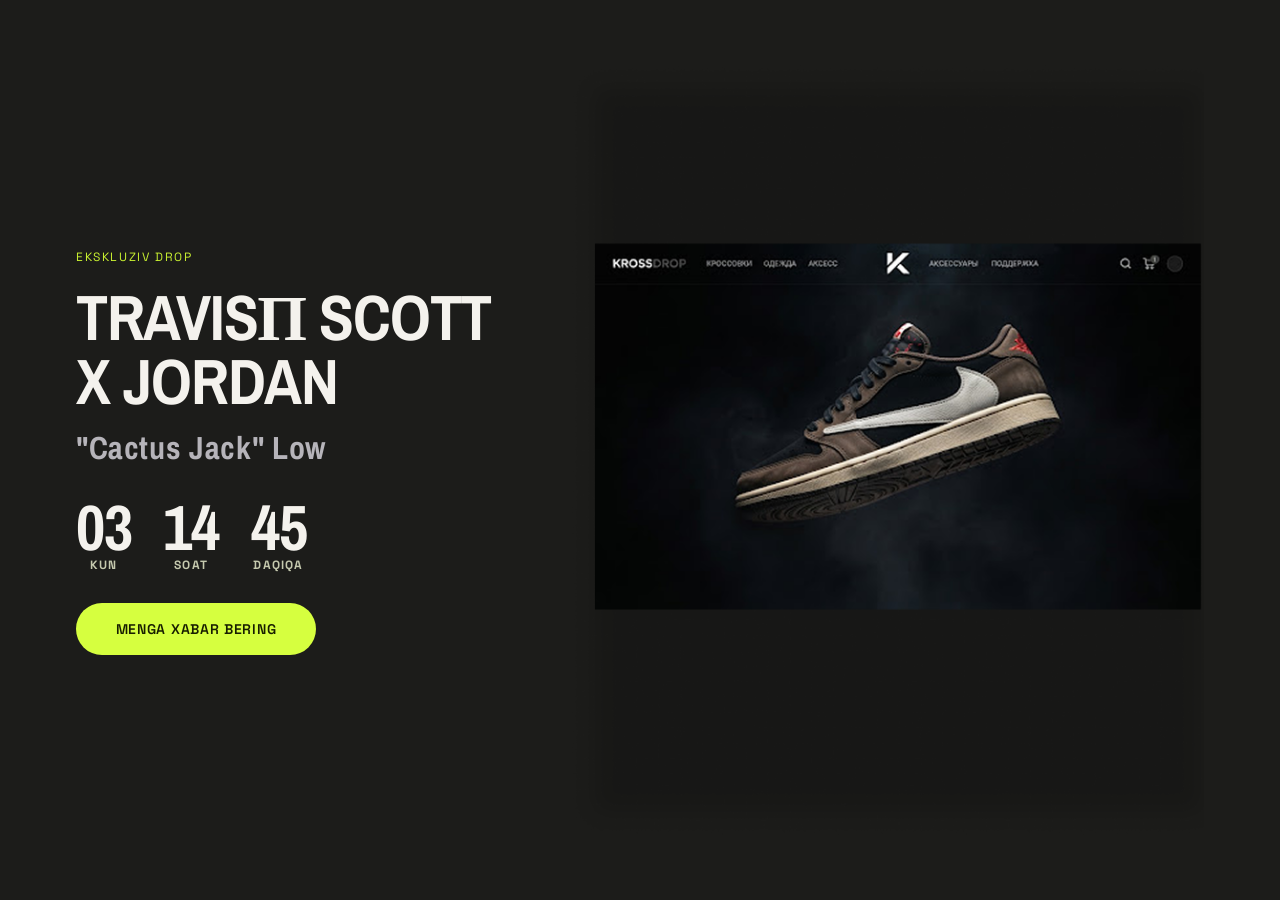
<file: habar.html>
<!doctype html>
<html lang="en">
  <head>
    <meta charset="UTF-8" />
    <meta name="viewport" content="width=device-width, initial-scale=1.0" />
    <title>Document</title>
    <link rel="stylesheet" href="./habar.css" />
    <link rel="preconnect" href="https://fonts.googleapis.com" />
    <link rel="preconnect" href="https://fonts.gstatic.com" crossorigin />
    <link
      href="https://fonts.googleapis.com/css2?family=Archivo+Narrow:ital,wght@0,400..700;1,400..700&family=DM+Sans:ital,opsz,wght@0,9..40,100..1000;1,9..40,100..1000&family=Inter:ital,opsz,wght@0,14..32,100..900;1,14..32,100..900&family=Montserrat:ital,wght@0,100..900;1,100..900&family=Playfair+Display:ital,wght@0,400..900;1,400..900&family=Plus+Jakarta+Sans:ital,wght@0,200..800;1,200..800&family=Poppins:ital,wght@0,100;0,200;0,300;0,400;0,500;0,600;0,700;0,800;0,900;1,100;1,200;1,300;1,400;1,500;1,600;1,700;1,800;1,900&family=Sora:wght@100..800&display=swap"
      rel="stylesheet"
    />
    <link rel="preconnect" href="https://fonts.googleapis.com" />
    <link rel="preconnect" href="https://fonts.gstatic.com" crossorigin />
    <link
      href="https://fonts.googleapis.com/css2?family=Archivo+Narrow:ital,wght@0,400..700;1,400..700&family=DM+Sans:ital,opsz,wght@0,9..40,100..1000;1,9..40,100..1000&family=Inter:ital,opsz,wght@0,14..32,100..900;1,14..32,100..900&family=Montserrat:ital,wght@0,100..900;1,100..900&family=Playfair+Display:ital,wght@0,400..900;1,400..900&family=Plus+Jakarta+Sans:ital,wght@0,200..800;1,200..800&family=Poppins:ital,wght@0,100;0,200;0,300;0,400;0,500;0,600;0,700;0,800;0,900;1,100;1,200;1,300;1,400;1,500;1,600;1,700;1,800;1,900&family=Sora:wght@100..800&family=Space+Grotesk:wght@300..700&display=swap"
      rel="stylesheet"
    />
    <link rel="preconnect" href="https://fonts.googleapis.com" />
    <link rel="preconnect" href="https://fonts.gstatic.com" crossorigin />
    <link
      href="https://fonts.googleapis.com/css2?family=Archivo+Narrow:ital,wght@0,400..700;1,400..700&family=DM+Sans:ital,opsz,wght@0,9..40,100..1000;1,9..40,100..1000&family=Inter:ital,opsz,wght@0,14..32,100..900;1,14..32,100..900&family=Montserrat:ital,wght@0,100..900;1,100..900&family=Playfair+Display:ital,wght@0,400..900;1,400..900&family=Plus+Jakarta+Sans:ital,wght@0,200..800;1,200..800&family=Poppins:ital,wght@0,100;0,200;0,300;0,400;0,500;0,600;0,700;0,800;0,900;1,100;1,200;1,300;1,400;1,500;1,600;1,700;1,800;1,900&family=Sora:wght@100..800&family=Space+Grotesk:wght@300..700&display=swap"
      rel="stylesheet"
    />
  </head>
  <body>
    <section class="notification">
      <div class="section-div">
        <div class="section-div-div">
          <h3 class="text-5">EKSKLUZIV DROP</h3>
          <h1 class="text-6">
            TRAVISп SCOTT <br />
            X JORDAN
          </h1>
          <p class="text-7">"Cactus Jack" Low</p>
          <div class="soatlar">
            <div class="soat">
              <h3 class="raqam">03</h3>
              <h3 class="kun">KUN</h3>
            </div>
            <div class="soat">
              <h3 class="raqam">14</h3>
              <h3 class="kun">SOAT</h3>
            </div>
            <div class="soat">
              <h3 class="raqam">45</h3>
              <h3 class="kun">DAQIQA</h3>
            </div>
          </div>
          <a href="./login.html"
            ><button class="buyurtma-btn">MENGA XABAR BERING</button></a
          >
        </div>
        <img src="./images/krossovka.png" alt="" class="kross" />
      </div>
    </section>
  </body>
</html>
</file>
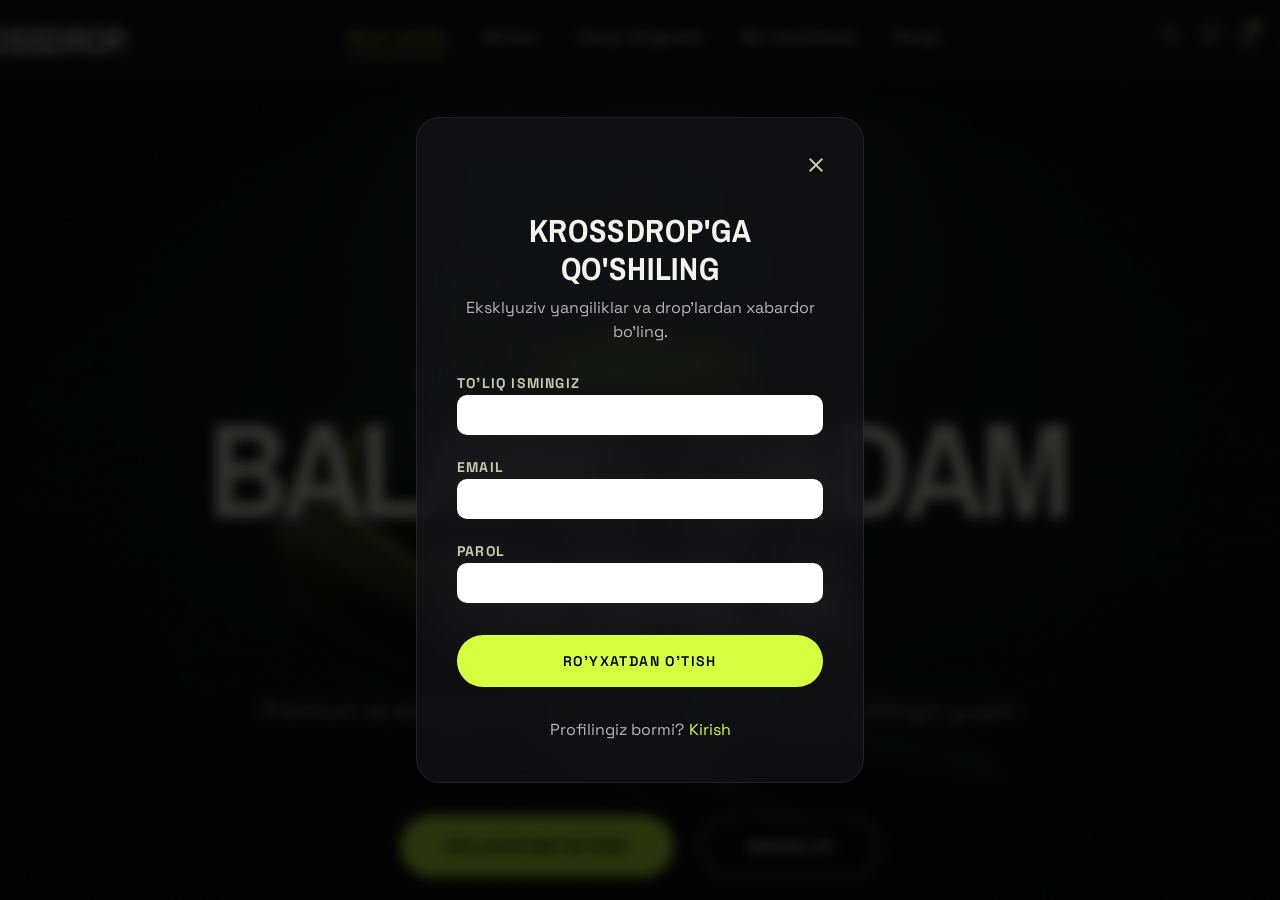
<file: login.html>
<!doctype html>
<html lang="en">
  <head>
    <meta charset="UTF-8" />
    <meta name="viewport" content="width=device-width, initial-scale=1.0" />
    <title>Document</title>
    <link rel="stylesheet" href="./login.css" />
    <link
      href="https://fonts.googleapis.com/css2?family=Archivo+Narrow:ital,wght@0,400..700;1,400..700&family=DM+Sans:ital,opsz,wght@0,9..40,100..1000;1,9..40,100..1000&family=Inter:ital,opsz,wght@0,14..32,100..900;1,14..32,100..900&family=Montserrat:ital,wght@0,100..900;1,100..900&family=Playfair+Display:ital,wght@0,400..900;1,400..900&family=Plus+Jakarta+Sans:ital,wght@0,200..800;1,200..800&family=Poppins:ital,wght@0,100;0,200;0,300;0,400;0,500;0,600;0,700;0,800;0,900;1,100;1,200;1,300;1,400;1,500;1,600;1,700;1,800;1,900&family=Sora:wght@100..800&display=swap"
      rel="stylesheet"
    />
    <link rel="preconnect" href="https://fonts.googleapis.com" />
    <link rel="preconnect" href="https://fonts.gstatic.com" crossorigin />
    <link
      href="https://fonts.googleapis.com/css2?family=Archivo+Narrow:ital,wght@0,400..700;1,400..700&family=DM+Sans:ital,opsz,wght@0,9..40,100..1000;1,9..40,100..1000&family=Inter:ital,opsz,wght@0,14..32,100..900;1,14..32,100..900&family=Montserrat:ital,wght@0,100..900;1,100..900&family=Playfair+Display:ital,wght@0,400..900;1,400..900&family=Plus+Jakarta+Sans:ital,wght@0,200..800;1,200..800&family=Poppins:ital,wght@0,100;0,200;0,300;0,400;0,500;0,600;0,700;0,800;0,900;1,100;1,200;1,300;1,400;1,500;1,600;1,700;1,800;1,900&family=Sora:wght@100..800&family=Space+Grotesk:wght@300..700&display=swap"
      rel="stylesheet"
    />
    <link rel="preconnect" href="https://fonts.googleapis.com" />
    <link rel="preconnect" href="https://fonts.gstatic.com" crossorigin />
    <link
      href="https://fonts.googleapis.com/css2?family=Archivo+Narrow:ital,wght@0,400..700;1,400..700&family=DM+Sans:ital,opsz,wght@0,9..40,100..1000;1,9..40,100..1000&family=Inter:ital,opsz,wght@0,14..32,100..900;1,14..32,100..900&family=Montserrat:ital,wght@0,100..900;1,100..900&family=Playfair+Display:ital,wght@0,400..900;1,400..900&family=Plus+Jakarta+Sans:ital,wght@0,200..800;1,200..800&family=Poppins:ital,wght@0,100;0,200;0,300;0,400;0,500;0,600;0,700;0,800;0,900;1,100;1,200;1,300;1,400;1,500;1,600;1,700;1,800;1,900&family=Sora:wght@100..800&family=Space+Grotesk:wght@300..700&display=swap"
      rel="stylesheet"
    />
  </head>
  <body>
    <section>
      <div class="wrapper">
        <div class="imgs">
         <a href="./index.html"><img src="./images/Close Button.svg" alt="" class="img" /></a> 
        </div>
        <div class="wrapper-texts">
          <h1 class="text">KROSSDROP'GA QO'SHILING</h1>
          <p class="text-1">
            Eksklyuziv yangiliklar va drop'lardan xabardor bo'ling.
          </p>
        </div>
        <div class="login">
          <div class="login-login">
            <h3 class="text-2">TO'LIQ ISMINGIZ</h3>
            <input type="text" class="inpt" />
          </div>
          <div class="login-login">
            <h3 class="text-2">EMAIL</h3>
            <input type="email" class="inpt" />
          </div>
          <div class="login-login">
            <h3 class="text-2">PAROL</h3>
            <input type="password" class="inpt" />
          </div>
        </div>
        <a href="./birinchi.html"><button class="btn">RO'YXATDAN O'TISH</button></a>
        <div class="profiles">
          <h2 class="pofile-text">
            Profilingiz bormi?
            <h2 class="kirish">Kirish</h2>
          </h2>
        </div>
      </div>
    </section>
  </body>
</html>
</file>
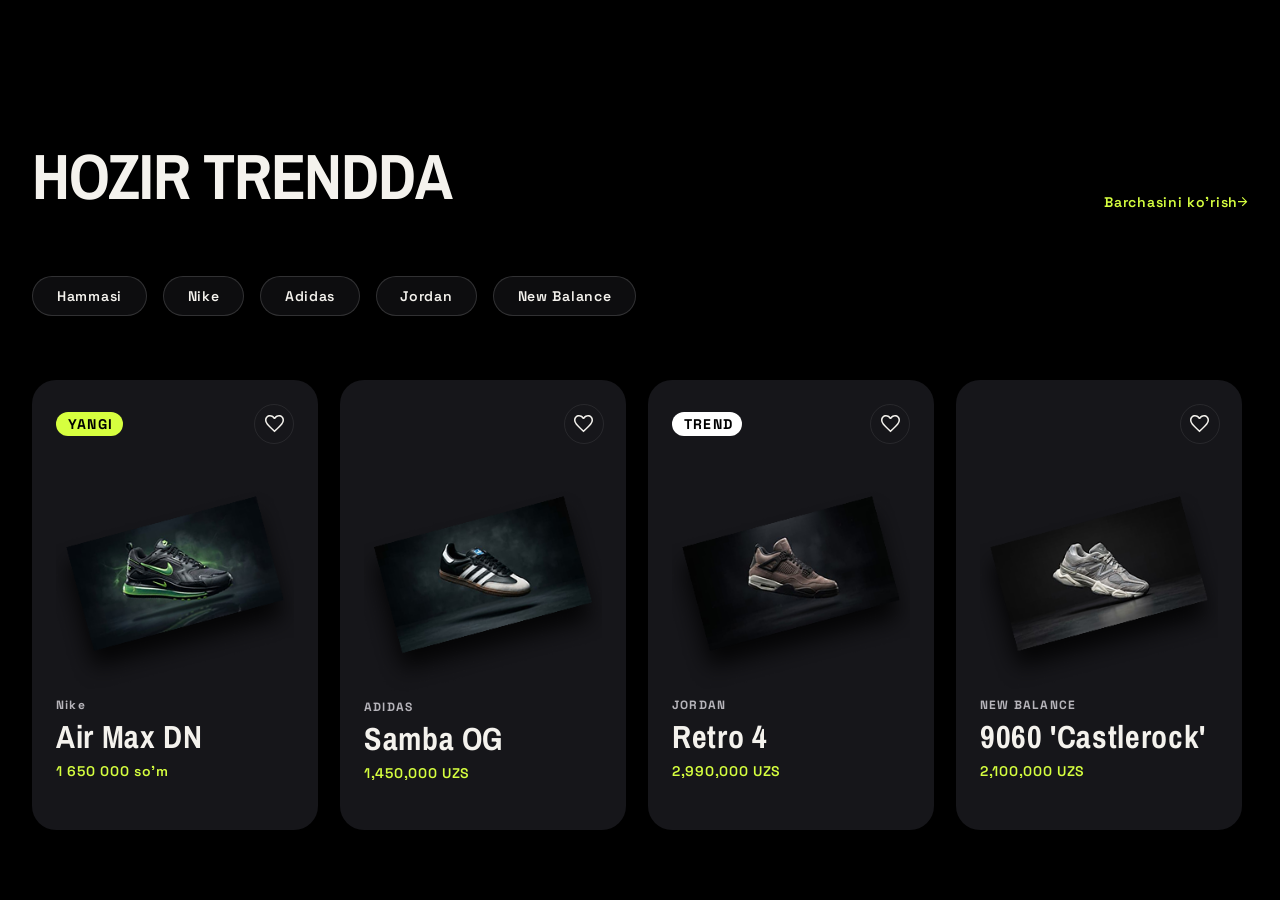
<file: trendda.html>
<!doctype html>
<html lang="en">
  <head>
    <meta charset="UTF-8" />
    <meta name="viewport" content="width=device-width, initial-scale=1.0" />
    <title>Document</title>
    <link rel="stylesheet" href="./trendda.css" />
    <link rel="preconnect" href="https://fonts.gstatic.com" crossorigin />
    <link
      href="https://fonts.googleapis.com/css2?family=Archivo+Narrow:ital,wght@0,400..700;1,400..700&family=DM+Sans:ital,opsz,wght@0,9..40,100..1000;1,9..40,100..1000&family=Inter:ital,opsz,wght@0,14..32,100..900;1,14..32,100..900&family=Montserrat:ital,wght@0,100..900;1,100..900&family=Playfair+Display:ital,wght@0,400..900;1,400..900&family=Plus+Jakarta+Sans:ital,wght@0,200..800;1,200..800&family=Poppins:ital,wght@0,100;0,200;0,300;0,400;0,500;0,600;0,700;0,800;0,900;1,100;1,200;1,300;1,400;1,500;1,600;1,700;1,800;1,900&family=Sora:wght@100..800&display=swap"
      rel="stylesheet"
    />
    <link rel="preconnect" href="https://fonts.googleapis.com" />
    <link rel="preconnect" href="https://fonts.gstatic.com" crossorigin />
    <link
      href="https://fonts.googleapis.com/css2?family=Archivo+Narrow:ital,wght@0,400..700;1,400..700&family=DM+Sans:ital,opsz,wght@0,9..40,100..1000;1,9..40,100..1000&family=Inter:ital,opsz,wght@0,14..32,100..900;1,14..32,100..900&family=Montserrat:ital,wght@0,100..900;1,100..900&family=Playfair+Display:ital,wght@0,400..900;1,400..900&family=Plus+Jakarta+Sans:ital,wght@0,200..800;1,200..800&family=Poppins:ital,wght@0,100;0,200;0,300;0,400;0,500;0,600;0,700;0,800;0,900;1,100;1,200;1,300;1,400;1,500;1,600;1,700;1,800;1,900&family=Sora:wght@100..800&family=Space+Grotesk:wght@300..700&display=swap"
      rel="stylesheet"
    />
    <link rel="preconnect" href="https://fonts.googleapis.com" />
    <link rel="preconnect" href="https://fonts.gstatic.com" crossorigin />
    <link
      href="https://fonts.googleapis.com/css2?family=Archivo+Narrow:ital,wght@0,400..700;1,400..700&family=DM+Sans:ital,opsz,wght@0,9..40,100..1000;1,9..40,100..1000&family=Inter:ital,opsz,wght@0,14..32,100..900;1,14..32,100..900&family=Montserrat:ital,wght@0,100..900;1,100..900&family=Playfair+Display:ital,wght@0,400..900;1,400..900&family=Plus+Jakarta+Sans:ital,wght@0,200..800;1,200..800&family=Poppins:ital,wght@0,100;0,200;0,300;0,400;0,500;0,600;0,700;0,800;0,900;1,100;1,200;1,300;1,400;1,500;1,600;1,700;1,800;1,900&family=Sora:wght@100..800&family=Space+Grotesk:wght@300..700&display=swap"
      rel="stylesheet"
    />
  </head>
  <body>
    <section class="description">
      <div class="blocks">
        <div class="block">
          <h1 class="block-text-text">HOZIR TRENDDA</h1>
        </div>
        <div class="subtitle">
          <h3 class="subtitle-btn">
            Barchasini ko'rish <img src="./images/strelka.svg" alt="" />
          </h3>
        </div>
        <div class="btns">
          <div>
            <h1 class="block-text-text">HOZIR TRENDDA</h1>
          </div>
          <div class="block-btns">
            <button class="btns-btn">Hamma krossovkalar</button>
            <button class="btns-btn-btn">Running</button>
          </div>
        </div>
      </div>
      <div class="subtitle-2">
        <button class="subtitle-text-2">Hammasi</button>
        <button class="subtitle-text-3">Nike</button>
        <button class="subtitle-text-4">Adidas</button>
        <button class="subtitle-text-5">Jordan</button>
        <button class="subtitle-text-6">New Balance</button>
      </div>
      <div class="cards">
        <div class="card">
          <div class="hearts">
            <div class="yangi">
              <h3 class="text-7">YANGI</h3>
            </div>
            <div class="img">
            <img src="./images/heart.svg" alt="">
          </div>
          </div>
          <img src="./images/kross-1.png" alt="" class="img-1" />
          <h2 class="air-text">Nike</h2>
          <h3 class="nike-text">Air Max DN</h3>
          <h2 class="price">1 650 000 so'm</h2>
        </div>
        <div class="card">
          <div class="hearts-2">
            <div class="img">
            <img src="./images/heart.svg" alt="">
          </div>
          </div>
          <img src="./images/kross-2.png" alt="" class="img-1" />
          <h2 class="air-text">ADIDAS</h2>
          <h3 class="nike-text">Samba OG</h3>
          <h2 class="price">1,450,000 UZS</h2>
        </div>
        <div class="card">
          <div class="hearts">
            <div class="yangi-1">
              <h3 class="text-7">TREND</h3>
            </div>
            <div class="img">
            <img src="./images/heart.svg" alt="">
          </div>
          </div>
          <img src="./images/kross-3.png" alt="" class="img-1" />
          <h2 class="air-text">JORDAN</h2>
          <h3 class="nike-text">Retro 4</h3>
          <h2 class="price">2,990,000 UZS</h2>
        </div>
        <div class="card">
          <div class="hearts-4">
            <div class="img">
            <img src="./images/heart.svg" alt="">
          </div>
          </div>
          <img src="./images/kross-4.png" alt="" class="img-1" />
          <h2 class="air-text">NEW BALANCE</h2>
          <h3 class="nike-text">9060 'Castlerock'</h3>
          <h2 class="price">2,100,000 UZS</h2>
        </div>
      </div>
    </section>
  </body>
</html>
</file>
<file: style.css>
/* Core Design Tokens */
:root {
  --bg-main: #0c0d0e;
  --bg-surface: #141619;
  --bg-glass: rgba(20, 22, 25, 0.7);
  --accent: #caf231;
  --accent-hover: #b8de28;
  --accent-glow: rgba(202, 242, 49, 0.25);
  --text-main: #ffffff;
  --text-muted: #9ca3af;
  --border: rgba(255, 255, 255, 0.08);
  --border-accent: rgba(202, 242, 49, 0.3);
  --radius-sm: 8px;
  --radius-md: 16px;
  --radius-lg: 24px;
  --transition: all 0.3s cubic-bezier(0.16, 1, 0.3, 1);
}
* {
  margin: 0;
  padding: 0;
  box-sizing: border-box;
}

html {
  scroll-behavior: smooth;
}

body {
  background-color: var(--bg-main);
  color: var(--text-main);
  font-family: "DM Sans", sans-serif;
  overflow-x: hidden;
  line-height: 1.5;
}

/* Typography Utilities */
h1, h2, h3, h4, .brand-logo {
  font-family: "Archivo Narrow", sans-serif;
  text-transform: uppercase;
}

/* Glass Header / Nav */
.header {
  min-height: 90vh;
  display: flex;
  flex-direction: column;
  background: linear-gradient(180deg, rgba(12, 13, 14, 0.4) 0%, var(--bg-main) 100%),
              url('./images/Кросовка.png') center/cover no-repeat;
  position: relative;
}

.nav-container {
  max-width: 1320px;
  width: 90%;
  margin: 20px auto;
  padding: 14px 28px;
  display: flex;
  justify-content: space-between;
  align-items: center;
  background: var(--bg-glass);
  border: 1px solid var(--border);
  border-radius: 100px;
  position: sticky;
  top: 20px;
  z-index: 100;
}

.brand-logo {
  font-size: 26px;
  font-weight: 800;
  letter-spacing: -0.5px;
  color: var(--text-main);
  text-decoration: none;
}

.brand-logo span {
  color: var(--accent);
}

.nav-links {
  display: flex;
  gap: 32px;
  list-style: none;
}

.nav-link {
  color: var(--text-muted);
  text-decoration: none;
  font-weight: 500;
  font-size: 15px;
  transition: var(--transition);
}

.nav-link:hover, .nav-link.active {
  color: var(--text-main);
}

.nav-actions {
  display: flex;
  align-items: center;
  gap: 16px;
}

.icon-btn {
  background: rgba(255, 255, 255, 0.05);
  border: 1px solid var(--border);
  color: var(--text-main);
  width: 42px;
  height: 42px;
  border-radius: 50%;
  display: flex;
  align-items: center;
  justify-content: center;
  cursor: pointer;
  transition: var(--transition);
  position: relative;
}

.icon-btn:hover {
  background: rgba(255, 255, 255, 0.15);
  border-color: rgba(255, 255, 255, 0.2);
}

.cart-badge {
  position: absolute;
  top: -2px;
  right: -2px;
  background: var(--accent);
  color: #000;
  font-size: 11px;
  font-weight: 700;
  width: 18px;
  height: 18px;
  border-radius: 50%;
  display: flex;
  align-items: center;
  justify-content: center;
}

.login-btn {
  padding: 10px 24px;
  border-radius: 100px;
  background: var(--accent);
  color: #000;
  font-weight: 700;
  font-size: 13px;
  letter-spacing: 0.5px;
  text-decoration: none;
  transition: var(--transition);
  box-shadow: 0 0 20px var(--accent-glow);
}

.login-btn:hover {
  background: var(--accent-hover);
  transform: translateY(-2px);
}

/* Mobile Sidebar & Drawer */
.menu-toggle {
  display: none;
}

.menu-icon {
  display: none;
  flex-direction: column;
  justify-content: space-between;
  width: 24px;
  height: 18px;
  cursor: pointer;
}

.menu-icon span {
  height: 2px;
  width: 100%;
  background-color: var(--text-main);
  border-radius: 2px;
}

.overlay {
  position: fixed;
  inset: 0;
  background: rgba(0, 0, 0, 0.8);
  backdrop-filter: blur(8px);
  opacity: 0;
  visibility: hidden;
  z-index: 998;
  transition: var(--transition);
}

.sidebar {
  position: fixed;
  top: 0;
  left: 0;
  width: 300px;
  height: 100vh;
  background: var(--bg-surface);
  border-right: 1px solid var(--border);
  padding: 32px 24px;
  z-index: 999;
  display: flex;
  flex-direction: column;
  transform: translateX(-100%);
  transition: var(--transition);
}

.sidebar-header {
  display: flex;
  justify-content: space-between;
  align-items: center;
}

.close-btn {
  font-size: 28px;
  color: var(--text-muted);
  cursor: pointer;
}

.sidebar-nav {
  display: flex;
  flex-direction: column;
  gap: 20px;
  margin-top: 40px;
}

.sidebar-nav .nav-link {
  font-size: 20px;
  font-weight: 700;
}

.sidebar-login {
  margin-top: auto;
  text-align: center;
}

.menu-toggle:checked ~ .sidebar {
  transform: translateX(0);
}

.menu-toggle:checked ~ .overlay {
  opacity: 1;
  visibility: visible;
}

/* Hero Section */
.hero-content {
  max-width: 1320px;
  width: 90%;
  margin: auto auto 80px auto;
}

.hero-tag {
  display: inline-block;
  padding: 6px 16px;
  background: rgba(202, 242, 49, 0.1);
  border: 1px solid var(--border-accent);
  color: var(--accent);
  border-radius: 100px;
  font-size: 12px;
  font-weight: 700;
  letter-spacing: 1px;
  margin-bottom: 20px;
}

.hero-title {
  font-size: clamp(48px, 8vw, 96px);
  line-height: 0.95;
  font-weight: 800;
  letter-spacing: -2px;
  margin-bottom: 24px;
}

.hero-description {
  max-width: 460px;
  font-size: 18px;
  color: var(--text-muted);
  margin-bottom: 40px;
}

.hero-action-group {
  display: flex;
  align-items: center;
  gap: 32px;
  flex-wrap: wrap;
}

.hero-price-tag {
  display: flex;
  flex-direction: column;
}

.price-label {
  font-size: 12px;
  color: var(--text-muted);
}

.price-val {
  font-size: 24px;
  font-weight: 700;
  color: var(--accent);
}

.hero-buttons {
  display: flex;
  gap: 16px;
}

.cta-primary {
  display: inline-flex;
  align-items: center;
  border: none;
  gap: 12px;
  padding: 16px 32px;
  background: var(--accent);
  color: #000;
  font-weight: 700;
  font-size: 14px;
  border-radius: 100px;
  text-decoration: none;
  transition: var(--transition);
  box-shadow: 0 0 25px var(--accent-glow);
}

.cta-primary:hover {
  background: var(--accent-hover);
  transform: translateY(-2px);
}

.cta-secondary {
  padding: 16px 32px;
  background: rgba(255, 255, 255, 0.05);
  border: 1px solid var(--border);
  color: var(--text-main);
  font-weight: 700;
  font-size: 14px;
  border-radius: 100px;
  text-decoration: none;
  transition: var(--transition);
}

.cta-secondary:hover {
  background: rgba(255, 255, 255, 0.1);
}

/* Brand Ticker Marquee */
.ticker-wrapper {
  background: var(--bg-surface);
  border-y: 1px solid var(--border);
  padding: 20px 0;
  overflow: hidden;
  white-space: nowrap;
  display: flex;
}

.ticker-track {
  display: flex;
  animation: scroll 25s linear infinite;
}

.ticker-group {
  display: flex;
  align-items: center;
  gap: 40px;
  padding-right: 40px;
}

.ticker-group span {
  font-family: "Archivo Narrow", sans-serif;
  font-size: 22px;
  font-weight: 800;
  letter-spacing: 1px;
  color: rgba(255, 255, 255, 0.4);
}

.dot {
  width: 6px;
  height: 6px;
  background: var(--accent);
  border-radius: 50%;
}

@keyframes scroll {
  from { transform: translateX(0); }
  to { transform: translateX(-50%); }
}

/* Global Section Structure */
.section-padding {
  max-width: 1320px;
  width: 90%;
  margin: 120px auto;
}

.section-header {
  display: flex;
  justify-content: space-between;
  align-items: flex-end;
  margin-bottom: 48px;
  flex-wrap: wrap;
  gap: 24px;
}

.center-header {
  text-align: center;
  flex-direction: column;
  align-items: center;
}

.section-subtitle {
  font-size: 12px;
  font-weight: 700;
  letter-spacing: 2px;
  color: var(--accent);
}

.section-title {
  font-size: clamp(32px, 4vw, 48px);
  font-weight: 800;
}

/* Filter Pills */
.category-pills {
  display: flex;
  gap: 10px;
  flex-wrap: wrap;
}

.pill-btn {
  padding: 8px 20px;
  background: rgba(255, 255, 255, 0.03);
  border: 1px solid var(--border);
  color: var(--text-muted);
  border-radius: 100px;
  font-size: 14px;
  cursor: pointer;
  transition: var(--transition);
}

.pill-btn:hover, .pill-btn.active {
  background: var(--accent);
  color: #000;
  border-color: var(--accent);
  font-weight: 700;
}

/* Products Grid */
.products-grid {
  display: grid;
  grid-template-columns: repeat(auto-fill, minmax(280px, 1fr));
  gap: 24px;
}

.product-card {
  background: var(--bg-surface);
  border: 1px solid var(--border);
  border-radius: var(--radius-md);
  padding: 16px;
  transition: var(--transition);
  position: relative;
}

.product-card:hover {
  border-color: var(--border-accent);
  transform: translateY(-6px);
}

.product-image-box {
  background: #1a1d21;
  border-radius: var(--radius-sm);
  height: 240px;
  display: flex;
  align-items: center;
  justify-content: center;
  position: relative;
  overflow: hidden;
}

.product-img {
  max-width: 85%;
  height: auto;
  object-fit: contain;
  transition: var(--transition);
}

.product-card:hover .product-img {
  transform: scale(1.08) rotate(-4deg);
}

.badge-tag {
  position: absolute;
  top: 12px;
  left: 12px;
  background: rgba(255, 255, 255, 0.1);
  backdrop-filter: blur(8px);
  color: #fff;
  font-size: 10px;
  font-weight: 700;
  padding: 4px 10px;
  border-radius: 100px;
}

.badge-tag.hot {
  background: var(--accent);
  color: #000;
}

.product-info {
  margin-top: 20px;
}

.product-cat {
  font-size: 12px;
  color: var(--text-muted);
}

.product-name {
  font-size: 18px;
  margin: 4px 0 16px 0;
}

.product-bottom {
  display: flex;
  justify-content: space-between;
  align-items: center;
}

.product-price {
  font-size: 16px;
  font-weight: 700;
}

.add-cart-btn {
  width: 38px;
  height: 38px;
  border-radius: 50%;
  border: 1px solid var(--border);
  background: rgba(255, 255, 255, 0.05);
  color: var(--text-main);
  display: flex;
  align-items: center;
  justify-content: center;
  cursor: pointer;
  transition: var(--transition);
}

.add-cart-btn:hover {
  background: var(--accent);
  color: #000;
  border-color: var(--accent);
}

.section-footer-cta {
  text-align: center;
  margin-top: 50px;
}

.outline-btn {
  display: inline-block;
  padding: 14px 40px;
  border: 1px solid var(--border);
  border-radius: 100px;
  color: var(--text-main);
  text-decoration: none;
  font-weight: 700;
  font-size: 14px;
  transition: var(--transition);
}

.outline-btn:hover {
  border-color: var(--accent);
  color: var(--accent);
}

/* Exclusive Drop Countdown Banner */
.drop-banner {
  background: linear-gradient(135deg, #181b20 0%, #0d0e10 100%);
  border: 1px solid var(--border-accent);
  border-radius: var(--radius-lg);
  padding: 60px;
  display: grid;
  grid-template-columns: 1fr 1fr;
  gap: 40px;
  align-items: center;
}

.drop-subtitle {
  color: var(--accent);
  font-size: 12px;
  font-weight: 700;
  letter-spacing: 2px;
}

.drop-title {
  font-size: clamp(32px, 3.5vw, 48px);
  line-height: 1;
  margin: 12px 0 20px 0;
}

.drop-desc {
  color: var(--text-muted);
  margin-bottom: 32px;
}

.countdown-timer {
  display: flex;
  align-items: center;
  gap: 16px;
  margin-bottom: 40px;
}

.timer-box {
  background: rgba(255, 255, 255, 0.04);
  border: 1px solid var(--border);
  padding: 12px 16px;
  border-radius: var(--radius-sm);
  text-align: center;
  min-width: 64px;
}

.timer-value {
  display: block;
  font-size: 24px;
  font-weight: 800;
  color: var(--accent);
}

.timer-label {
  font-size: 10px;
  color: var(--text-muted);
}

.timer-separator {
  font-size: 24px;
  font-weight: 700;
  color: var(--text-muted);
}

.drop-img {
  width: 100%;
  height: auto;
  object-fit: contain;
}

/* Category Grid */
.category-grid {
  display: grid;
  grid-template-columns: repeat(3, 1fr);
  gap: 24px;
}

.category-card {
  height: 360px;
  border-radius: var(--radius-md);
  padding: 32px;
  display: flex;
  align-items: flex-end;
  background-size: cover;
  background-position: center;
  position: relative;
  overflow: hidden;
  border: 1px solid var(--border);
}

.category-card::before {
  content: '';
  position: absolute;
  inset: 0;
  background: linear-gradient(180deg, transparent 20%, rgba(0, 0, 0, 0.85) 100%);
}

.cat-men { background-image: url('./images/krosovka-1.jpg'); }
.cat-women { background-image: url('./images/krosovka-2.jpg'); }
.cat-kids { background-image: url('./images/krosovka-3.jpg'); }

.cat-content {
  position: relative;
  z-index: 2;
  width: 100%;
}

.cat-content h3 {
  font-size: 28px;
  margin-bottom: 12px;
}

.cat-link {
  color: var(--accent);
  text-decoration: none;
  font-weight: 700;
  font-size: 14px;
  display: inline-flex;
  align-items: center;
  gap: 8px;
  transition: var(--transition);
}

.category-card:hover .cat-link {
  gap: 12px;
}

/* Features Grid */
.features-grid {
  display: grid;
  grid-template-columns: repeat(auto-fit, minmax(240px, 1fr));
  gap: 24px;
}

.feature-card {
  background: var(--bg-surface);
  border: 1px solid var(--border);
  border-radius: var(--radius-md);
  padding: 32px 24px;
  transition: var(--transition);
}

.feature-card:hover {
  border-color: var(--border-accent);
}

.feature-icon {
  color: var(--accent);
  margin-bottom: 20px;
}

.feature-card h3 {
  font-size: 18px;
  margin-bottom: 8px;
}

.feature-card p {
  color: var(--text-muted);
  font-size: 14px;
}

/* Reviews Grid */
.reviews-grid {
  display: grid;
  grid-template-columns: repeat(auto-fit, minmax(300px, 1fr));
  gap: 24px;
}

.review-card {
  background: var(--bg-surface);
  border: 1px solid var(--border);
  border-radius: var(--radius-md);
  padding: 32px;
}

.stars {
  color: var(--accent);
  font-size: 18px;
  margin-bottom: 16px;
}

.review-text {
  color: var(--text-muted);
  font-style: italic;
  font-size: 15px;
  margin-bottom: 24px;
}

.reviewer-profile {
  display: flex;
  align-items: center;
  gap: 16px;
}

.reviewer-avatar {
  width: 48px;
  height: 48px;
  border-radius: 50%;
  object-fit: cover;
}

.reviewer-name {
  font-size: 16px;
}

.reviewer-city {
  font-size: 12px;
  color: var(--text-muted);
}

/* Newsletter Section */
.newsletter-card {
  background: linear-gradient(135deg, rgba(202, 242, 49, 0.05) 0%, rgba(20, 22, 25, 1) 100%);
  border: 1px solid var(--border-accent);
  border-radius: var(--radius-lg);
  padding: 60px;
  display: flex;
  justify-content: space-between;
  align-items: center;
  gap: 40px;
  flex-wrap: wrap;
}

.newsletter-info h2 {
  font-size: 32px;
  margin-bottom: 8px;
}

.newsletter-info p {
  color: var(--text-muted);
}

.newsletter-form {
  display: flex;
  gap: 12px;
  flex-grow: 1;
  max-width: 480px;
}

.newsletter-input {
  width: 100%;
  padding: 16px 24px;
  background: var(--bg-main);
  border: 1px solid var(--border);
  border-radius: 100px;
  color: #fff;
  outline: none;
  font-size: 14px;
  transition: var(--transition);
}

.newsletter-input:focus {
  border-color: var(--accent);
}

/* Footer */
.footer {
  background: var(--bg-surface);
  border-top: 1px solid var(--border);
  padding: 80px 0 32px 0;
}

.footer-container {
  max-width: 1320px;
  width: 90%;
  margin: 0 auto;
  display: grid;
  grid-template-columns: 2fr 1fr 1fr 1fr;
  gap: 48px;
  margin-bottom: 60px;
}

.footer-desc {
  color: var(--text-muted);
  font-size: 14px;
  margin: 16px 0 24px 0;
  max-width: 320px;
}

.social-links {
  display: flex;
  gap: 12px;
}

.social-icon {
  width: 36px;
  height: 36px;
  border-radius: 50%;
  border: 1px solid var(--border);
  color: var(--text-muted);
  display: flex;
  align-items: center;
  justify-content: center;
  text-decoration: none;
  font-size: 12px;
  font-weight: 700;
  transition: var(--transition);
}

.social-icon:hover {
  background: var(--accent);
  color: #000;
  border-color: var(--accent);
}

.footer-title {
  font-size: 16px;
  margin-bottom: 20px;
  letter-spacing: 1px;
}

.footer-links {
  list-style: none;
  display: flex;
  flex-direction: column;
  gap: 12px;
}

.footer-links a {
  color: var(--text-muted);
  text-decoration: none;
  font-size: 14px;
  transition: var(--transition);
}

.footer-links a:hover {
  color: var(--text-main);
}

.contact-info {
  color: var(--text-muted);
  font-size: 14px;
  margin-bottom: 8px;
}

.footer-bottom {
  max-width: 1320px;
  width: 90%;
  margin: 0 auto;
  padding-top: 32px;
  border-top: 1px solid var(--border);
  display: flex;
  justify-content: space-between;
  color: var(--text-muted);
  font-size: 13px;
  flex-wrap: wrap;
  gap: 16px;
}

.legal-links {
  display: flex;
  gap: 24px;
}

.legal-links a {
  color: var(--text-muted);
  text-decoration: none;
}

.legal-links a:hover {
  color: var(--text-main);
}

/* Responsive Media Queries */
@media (max-width: 1024px) {
  .drop-banner {
    grid-template-columns: 1fr;
    padding: 40px;
  }

  .category-grid {
    grid-template-columns: 1fr;
  }

  .footer-container {
    grid-template-columns: 1fr 1fr;
  }
}

@media (max-width: 768px) {
  .nav-links, .nav-actions .login-btn {
    display: none;
  }

  .menu-icon {
    display: flex;
  }

  .newsletter-card {
    padding: 32px;
  }

  .newsletter-form {
    flex-direction: column;
    width: 100%;
  }

  .footer-container {
    grid-template-columns: 1fr;
  }
}
</file>
<file: birinchi.css>
* {
  margin: 0;
  padding: 0;
  box-sizing: border-box;
}
body {
  padding: 100px;
  background-color: #0d0d0f;
}
section {
  max-width: 1380px;
  height: 611px;
  padding: 140px 32px;
  border: none;
  border-top: 1px solid #ffffff14;
  background-color: #121213;
  border-radius: 16px;
  margin: 0 auto;
}
.container {
  max-width: 100%;
  height: 330px;
  padding: 96px;
  border: 1px solid #ffffff26;
  backdrop-filter: blur(20px);
  background: #16161a99;
  border-radius: 24px;
  display: flex;
  justify-content: space-between;
  align-items: center;
}
.texts {
  width: 658px;
  height: 136px;
  display: flex;
  flex-direction: column;
  gap: 16px;
}
.text {
  font-family: Archivo Narrow;
  font-weight: 700;
  font-style: Bold;
  font-size: 64px;
  line-height: 72px;
  letter-spacing: -1.28px;
  vertical-align: middle;
  text-transform: uppercase;
  color: #f4f2ed;
}
.text-p {
  font-family: Space Grotesk;
  font-weight: 400;
  font-style: Regular;
  font-size: 16px;
  line-height: 24px;
  vertical-align: middle;
  color: #b6b4ba;
}
.wrapper {
  width: 364px;
  height: 116px;
  display: flex;
  flex-direction: column;
  gap: 24px;
  margin-top: 20px;
}
.intp {
  width: 100%;
  height: 40px;
  border: none;
  padding: 10px 12px;
  border-bottom: 1px solid #6b7280;
  background-color: transparent;
  cursor: text;
  color: #fff;
  font-weight: bold;
}
.btn {
  width: 100%;
  height: 52px;
  padding: 16px 32px;
  border: none;
  border-radius: 50px;
  display: flex;
  justify-content: space-between;
  align-items: center;
  background-color: #d6ff3f;
  font-family: Space Grotesk;
  font-weight: 600;
  font-style: Bold;
  font-size: 14px;
  line-height: 20px;
  letter-spacing: 0.7px;
  text-align: center;
  vertical-align: middle;
  text-transform: uppercase;
  cursor: pointer;
}
.btn {
  padding: 17px 40px;
  border-radius: 50px;
  cursor: pointer;
  border: 0;
  background-color: #D6FF3F;
  box-shadow: rgb(0 0 0 / 5%) 0 0 8px;
  letter-spacing: 1.5px;
  text-transform: uppercase;
  font-size: 15px;
  transition: all 0.5s ease;
}

.btn:hover {
  width: 260px;
  letter-spacing: 3px;
  background-color: hsl(261deg 80% 48%);
  color: hsl(0, 0%, 100%);
  box-shadow: rgb(93 24 220) 0px 7px 29px 0px;
}

.btn:active {
  letter-spacing: 3px;
  background-color: hsl(261deg 80% 48%);
  color: hsl(0, 0%, 100%);
  box-shadow: rgb(93 24 220) 0px 0px 0px 0px;
  transform: translateY(10px);
  transition: 100ms;
}

.img {
  width: 10px;
  height: 10px;
  color: black;
}
@media (max-width: 1000px) {
  .container{
    height: auto;
    display: grid;
    grid-template-columns: repeat(1, 1fr);
    gap: 16px;
  }
  .text{
    font-size: 40px;
  }
  .text-p{
    width: 385px;
  }
}
</file>
<file: biz-haqimizda.css>
* {
  margin: 0;
  padding: 0;
  box-sizing: border-box;
  font-family: "Plus Jakarta Sans", sans-serif;
}

body {
  background-color: #0b0b0d;
  color: #ffffff;
  overflow-x: hidden;
}
html{
  scroll-behavior: smooth;
}
.ticker-wrap {
  background: #ccff00;
  color: #000000;
  overflow: hidden;
  white-space: nowrap;
  padding: 8px 0;
  font-size: 12px;
  font-weight: 800;
  letter-spacing: 1px;
}
.sahifa-a{
  list-style: none;
  text-decoration: none;
}
.ticker-track {
  display: flex;
  gap: 50px;
  animation: ticker 25s linear infinite;
  width: max-content;
}

@keyframes ticker {
  0% {
    transform: translateX(0);
  }
  100% {
    transform: translateX(-50%);
  }
}

.navbar {
  position: sticky;
  top: 0;
  z-index: 1000;
  background: rgba(11, 11, 13, 0.75);
  backdrop-filter: blur(16px);
  border-bottom: 1px solid rgba(255, 255, 255, 0.08);
  padding: 18px 0;
}

.nav-container {
  max-width: 1280px;
  margin: 0 auto;
  padding: 0 24px;
  display: flex;
  justify-content: space-between;
  align-items: center;
  position: relative;
}

.logo {
  font-size: 24px;
  font-weight: 800;
  color: #ffffff;
  text-decoration: none;
  letter-spacing: -0.5px;
  z-index: 1002;
}

.logo span {
  color: #ccff00;
}

.menu-checkbox {
  display: none;
}

.burger-btn {
  display: none;
  flex-direction: column;
  justify-content: space-between;
  width: 28px;
  height: 20px;
  cursor: pointer;
  z-index: 1002;
}

.burger-btn span {
  width: 100%;
  height: 2px;
  background-color: #ffffff;
  border-radius: 4px;
  transition: all 0.4s cubic-bezier(0.16, 1, 0.3, 1);
}

.nav-links {
  display: flex;
  gap: 32px;
}

.nav-links a {
  color: #a1a1aa;
  text-decoration: none;
  font-size: 14px;
  font-weight: 600;
  transition: color 0.3s ease;
  position: relative;
  padding-bottom: 4px;
  text-decoration: none;
}

.nav-links a:hover,
.nav-links a.active {
  color: #ffffff;
}

.nav-links a.active::after {
  content: "";
  position: absolute;
  bottom: 0;
  left: 0;
  width: 100%;
  height: 2px;
  background: #ccff00;
  box-shadow: 0 0 10px #ccff00;
}

.nav-actions {
  display: flex;
  align-items: center;
  gap: 16px;
  z-index: 1002;
}

.search-box {
  position: relative;
  display: flex;
  align-items: center;
}

.search-box i {
  position: absolute;
  left: 14px;
  color: #71717a;
  font-size: 14px;
}

.search-box input {
  background: rgba(255, 255, 255, 0.05);
  border: 1px solid rgba(255, 255, 255, 0.1);
  border-radius: 20px;
  padding: 8px 16px 8px 38px;
  color: #ffffff;
  font-size: 13px;
  outline: none;
  transition: all 0.3s ease;
  width: 160px;
}

.search-box input:focus {
  width: 220px;
  border-color: #ccff00;
  background: rgba(255, 255, 255, 0.1);
}

.icon-btn {
  color: #ffffff;
  font-size: 18px;
  text-decoration: none;
  width: 40px;
  height: 40px;
  display: flex;
  align-items: center;
  justify-content: center;
  border-radius: 50%;
  background: rgba(255, 255, 255, 0.05);
  border: 1px solid rgba(255, 255, 255, 0.08);
  transition: all 0.3s ease;
}

.icon-btn:hover {
  background: #ccff00;
  color: #000000;
  transform: translateY(-2px);
  box-shadow: 0 5px 15px rgba(204, 255, 0, 0.3);
}

.hero-section {
  position: relative;
  height: 85vh;
  background: url("https://images.unsplash.com/photo-1552346154-21d32810aba3?auto=format&fit=crop&q=80&w=2000")
    center/cover no-repeat;
  display: flex;
  align-items: center;
  justify-content: center;
  text-align: center;
}

.hero-overlay {
  position: absolute;
  inset: 0;
  background: linear-gradient(
    180deg,
    rgba(11, 11, 13, 0.7) 0%,
    rgba(11, 11, 13, 0.95) 100%
  );
}

.hero-content {
  position: relative;
  z-index: 1;
  max-width: 800px;
  padding: 0 24px;
}

.hero-content h1 {
  font-size: 72px;
  font-weight: 800;
  letter-spacing: -2px;
  margin-bottom: 20px;
  text-shadow: 0 10px 30px rgba(0, 0, 0, 0.5);
}

.hero-content p {
  font-size: 18px;
  color: #a1a1aa;
  line-height: 1.6;
  max-width: 600px;
  margin: 0 auto 40px;
}

.scroll-indicator {
  display: flex;
  flex-direction: column;
  align-items: center;
  gap: 12px;
}

.scroll-indicator .line {
  width: 2px;
  height: 40px;
  background: #ccff00;
  box-shadow: 0 0 10px #ccff00;
}

.scroll-indicator span {
  font-size: 11px;
  letter-spacing: 2px;
  color: #a1a1aa;
  font-weight: 700;
}

.stats-section {
  background: #ccff00;
  color: #000000;
  padding: 60px 0;
}

.container {
  max-width: 1280px;
  margin: 0 auto;
  padding: 0 24px;
}

.stats-grid {
  display: grid;
  grid-template-columns: repeat(4, 1fr);
  gap: 30px;
  text-align: center;
}

.stat-card h2 {
  font-size: 56px;
  font-weight: 800;
  letter-spacing: -1px;
  margin-bottom: 8px;
}

.stat-card p {
  font-size: 14px;
  font-weight: 700;
  text-transform: uppercase;
  letter-spacing: 0.5px;
  opacity: 0.8;
}

.info-section {
  padding: 120px 0;
}

.info-grid {
  display: grid;
  grid-template-columns: 1fr 1fr;
  gap: 80px;
  align-items: center;
}

.image-wrapper {
  position: relative;
  border-radius: 24px;
  overflow: hidden;
  border: 1px solid rgba(255, 255, 255, 0.1);
}

.image-wrapper img {
  width: 100%;
  height: 400px;
  border-radius: 16px;
  object-fit: cover;
  display: block;
  padding-top: 25px;
  transition: transform 0.7s cubic-bezier(0.25, 1, 0.5, 1);
}

.image-wrapper:hover img {
  transform: scale(1.05);
}

.text-wrapper .badge {
  color: #ccff00;
  font-size: 12px;
  font-weight: 800;
  letter-spacing: 2px;
  display: inline-block;
  margin-bottom: 16px;
}

.text-wrapper h2 {
  font-size: 42px;
  font-weight: 800;
  line-height: 1.2;
  letter-spacing: -1px;
  margin-bottom: 24px;
}

.text-wrapper p {
  font-size: 16px;
  color: #a1a1aa;
  line-height: 1.7;
}

.delay-1 {
  animation-delay: 0.2s;
}

.delay-2 {
  animation-delay: 0.4s;
}

@keyframes fadeUp {
  from {
    opacity: 0;
    transform: translateY(30px);
  }
  to {
    opacity: 1;
    transform: translateY(0);
  }
}

@keyframes pulse {
  0%,
  100% {
    opacity: 0.3;
    transform: scaleY(0.8);
  }
  50% {
    opacity: 1;
    transform: scaleY(1);
  }
}

.section-title {
  font-size: 32px;
  font-weight: 800;
  letter-spacing: 1px;
  margin-bottom: 48px;
  text-transform: uppercase;
}

.text-center {
  text-align: center;
}

.timeline-section {
  padding: 100px 0;
  background: #0f1013;
  border-top: 1px solid rgba(255, 255, 255, 0.05);
  border-bottom: 1px solid rgba(255, 255, 255, 0.05);
}

.timeline-grid {
  display: grid;
  grid-template-columns: repeat(4, 1fr);
  gap: 24px;
}

.timeline-card {
  background: rgba(255, 255, 255, 0.02);
  border: 1px solid rgba(255, 255, 255, 0.08);
  border-radius: 16px;
  padding: 32px 24px;
  transition: all 0.4s cubic-bezier(0.25, 1, 0.5, 1);
  position: relative;
  overflow: hidden;
}

.timeline-card::before {
  content: "";
  position: absolute;
  top: 0;
  left: 0;
  width: 100%;
  height: 3px;
  background: #ccff00;
  opacity: 0;
  transition: opacity 0.3s ease;
}

.timeline-card:hover {
  transform: translateY(-8px);
  background: rgba(255, 255, 255, 0.05);
  border-color: rgba(204, 255, 0, 0.3);
  box-shadow: 0 20px 40px rgba(0, 0, 0, 0.5);
}

.timeline-card:hover::before {
  opacity: 1;
}

.timeline-card .year {
  font-size: 40px;
  font-weight: 800;
  color: #ccff00;
  display: block;
  margin-bottom: 16px;
  letter-spacing: -1px;
}

.timeline-card h3 {
  font-size: 18px;
  font-weight: 700;
  margin-bottom: 12px;
}

.timeline-card p {
  font-size: 14px;
  color: #a1a1aa;
  line-height: 1.6;
}

.team-section {
  padding: 120px 0;
}

.team-grid {
  display: grid;
  grid-template-columns: repeat(4, 1fr);
  gap: 24px;
}

.team-card {
  transition: transform 0.3s ease;
}

.team-img {
  width: 100%;
  height: 380px;
  border-radius: 16px;
  overflow: hidden;
  margin-bottom: 16px;
  border: 1px solid rgba(255, 255, 255, 0.08);
}

.team-img img {
  width: 100%;
  height: 100%;
  object-fit: cover;
  transition: all 0.5s ease;
}

.team-card:hover {
  transform: translateY(-5px);
}

.team-card h3 {
  font-size: 18px;
  font-weight: 700;
  margin-bottom: 4px;
}

.team-card p {
  font-size: 13px;
  color: #a1a1aa;
}

.values-section {
  padding: 100px 0 140px;
  background: #0b0b0d;
}

.values-grid {
  display: grid;
  grid-template-columns: 1fr 1.5fr;
  gap: 60px;
  align-items: start;
}

.values-header h2 {
  font-size: 48px;
  font-weight: 800;
  line-height: 1.1;
  letter-spacing: -1px;
}

.values-header h2 span {
  color: #ccff00;
}

.accordion-list {
  display: flex;
  flex-direction: column;
  gap: 16px;
}

.accordion-item {
  border-bottom: 1px solid rgba(255, 255, 255, 0.1);
  padding-bottom: 16px;
  transition: all 0.3s ease;
}

.accordion-item summary {
  list-style: none;
  font-size: 18px;
  font-weight: 700;
  cursor: pointer;
  display: flex;
  justify-content: space-between;
  align-items: center;
  padding: 16px 0;
  letter-spacing: 0.5px;
  color: #ffffff;
  transition: color 0.3s ease;
}

.accordion-item summary::-webkit-details-marker {
  display: none;
}

.accordion-item summary:hover {
  color: #ccff00;
}

.accordion-item summary .icon {
  font-size: 20px;
  transition: transform 0.3s ease;
  color: #ccff00;
}

.accordion-item[open] summary .icon {
  transform: rotate(45deg);
}

.accordion-content {
  padding-top: 8px;
  padding-bottom: 16px;
  animation: fadeIn 0.4s ease forwards;
}

.accordion-content p {
  color: #a1a1aa;
  font-size: 15px;
  line-height: 1.6;
}

@keyframes fadeIn {
  from {
    opacity: 0;
    transform: translateY(-8px);
  }
  to {
    opacity: 1;
    transform: translateY(0);
  }
}

.gallery-stage-nexus {
  background: #eef0f4;
  padding: 90px 20px 70px;
  display: flex;
  flex-direction: column;
  align-items: center;
  position: relative;
  overflow: hidden;
}

.gallery-header-box {
  text-align: center;
  margin-bottom: 50px;
}

.sub-label-glow {
  font-size: 13px;
  font-weight: 700;
  letter-spacing: 3px;
  color: #4a4d57;
  display: block;
  margin-bottom: 6px;
}

.main-title-shimmer {
  font-size: 38px;
  font-weight: 800;
  letter-spacing: -0.5px;
  color: #121318;
}

.polaroid-deck-container {
  width: 100%;
  max-width: 1300px;
  height: 380px;
  display: flex;
  justify-content: space-between;
  align-items: center;
  position: relative;
  perspective: 1000px;
}

.polaroid-card-vessel {
  position: absolute;
  width: 250px;
  height: 310px;
  background: #ffffff;
  padding: 12px 12px 36px 12px;
  border-radius: 4px;
  box-shadow: 0 15px 35px rgba(0, 0, 0, 0.12);
  transition: all 0.6s cubic-bezier(0.16, 1, 0.3, 1);
  cursor: pointer;
}

.slider-tracker-bar {
  width: 90px;
  height: 3px;
  background: rgba(0, 0, 0, 0.15);
  border-radius: 3px;
  margin-top: 40px;
  position: relative;
  overflow: hidden;
}

.tracker-thumb-active {
  width: 30px;
  height: 100%;
  background: #121318;
  border-radius: 3px;
}

.action-subscription-realm {
  padding: 110px 24px;
  background: #090a0d;
}

.realm-layout-wrapper {
  max-width: 1100px;
  margin: 0 auto;
}

.action-portal-card {
  background: #13151b;
  border: 1px solid rgba(255, 255, 255, 0.06);
  border-radius: 28px;
  padding: 85px 30px;
  text-align: center;
  position: relative;
  box-shadow: 0 20px 50px rgba(0, 0, 0, 0.5);
}

.portal-headline-glow {
  font-size: 46px;
  font-weight: 800;
  letter-spacing: -1px;
  color: #ffffff;
  margin-bottom: 18px;
}

.portal-subtext-muted {
  font-size: 16px;
  color: #8b8e99;
  max-width: 520px;
  margin: 0 auto 40px;
  line-height: 1.6;
}

.hyper-neon-trigger {
  background: #d4ff00;
  color: #050507;
  border: none;
  padding: 16px 44px;
  border-radius: 50px;
  font-size: 15px;
  font-weight: 800;
  cursor: pointer;
  transition: all 0.35s cubic-bezier(0.2, 0.8, 0.2, 1);
  box-shadow: 0 0 25px rgba(212, 255, 0, 0.35);
}

.hyper-neon-trigger:hover {
  transform: translateY(-3px) scale(1.03);
  box-shadow: 0 0 40px rgba(212, 255, 0, 0.6);
  background: #e1ff33;
}

.kross-basement-matrix {
  background: #040405;
  border-top: 1px solid rgba(255, 255, 255, 0.05);
  padding: 90px 24px 70px;
}

.matrix-layout-container {
  max-width: 1180px;
  margin: 0 auto;
  display: grid;
  grid-template-columns: 2fr 1fr 1fr 1fr;
  gap: 60px;
}

.brand-monolith-title {
  font-size: 22px;
  font-weight: 800;
  color: #ffffff;
  text-decoration: none;
  letter-spacing: -0.5px;
  display: inline-block;
  margin-bottom: 22px;
}

.neon-dot-mark {
  color: #d4ff00;
}

.brand-manifesto-text {
  color: #717480;
  font-size: 13px;
  line-height: 1.7;
  font-weight: 500;
}

.column-header-caps {
  font-size: 12px;
  font-weight: 800;
  letter-spacing: 1.5px;
  color: #ffffff;
  margin-bottom: 24px;
}

.link-node-list {
  list-style: none;
  display: flex;
  flex-direction: column;
  gap: 14px;
}

.node-anchor-link {
  color: #717480;
  text-decoration: none;
  font-size: 14px;
  font-weight: 500;
  transition:
    color 0.3s ease,
    transform 0.3s ease;
  display: inline-block;
}

.node-anchor-link:hover {
  color: #d4ff00;
  transform: translateX(4px);
}

.social-orb-cluster {
  display: flex;
  gap: 12px;
}

.cyber-social-orb {
  width: 44px;
  height: 44px;
  border-radius: 50%;
  background: rgba(255, 255, 255, 0.03);
  border: 1px solid rgba(255, 255, 255, 0.08);
  color: #ffffff;
  display: flex;
  align-items: center;
  justify-content: center;
  text-decoration: none;
  font-size: 12px;
  font-weight: 800;
  transition: all 0.35s ease;
}

.cyber-social-orb:hover {
  background: #d4ff00;
  color: #050507;
  border-color: #d4ff00;
  transform: translateY(-4px);
  box-shadow: 0 10px 20px rgba(212, 255, 0, 0.3);
}

@keyframes trackerSlide {
  0% {
    transform: translateX(0);
  }
  100% {
    transform: translateX(60px);
  }
}

.random-texts {
  max-width: 1280px;
  margin: 0 auto;
  padding-top: 24px;
  border-top: 1px solid rgba(255, 255, 255, 0.05);
  display: flex;
  flex-direction: column;
  gap: 16px;
  align-items: center;
  text-align: center;
}

.barcha,
.siyosati-text-1,
.siyosati-text-2 {
  color: #717480;
  font-size: 12px;
}

.siyosati {
  display: flex;
  gap: 20px;
}

@media (max-width: 1024px) {
  .hero-content h1 {
    font-size: 48px;
  }
  .stats-grid {
    grid-template-columns: repeat(2, 1fr);
    gap: 40px;
  }
  .info-grid {
    grid-template-columns: 1fr;
    gap: 40px;
  }
  .info-section.reverse .info-grid {
    display: flex;
    flex-direction: column-reverse;
  }
  .timeline-grid,
  .team-grid {
    grid-template-columns: repeat(2, 1fr);
  }
  .values-grid {
    grid-template-columns: 1fr;
    gap: 40px;
  }
  .polaroid-deck-container {
    height: 320px;
  }
}

@media (max-width: 768px) {
  .burger-btn {
    display: flex;
  }

  .nav-links {
    position: fixed;
    top: 0;
    right: -100%;
    width: 80%;
    max-width: 320px;
    height: 100vh;
    background: rgba(11, 11, 13, 0.95);
    backdrop-filter: blur(24px);
    border-left: 1px solid rgba(255, 255, 255, 0.1);
    flex-direction: column;
    justify-content: center;
    align-items: center;
    gap: 28px;
    z-index: 1001;
    transition: right 0.5s cubic-bezier(0.77, 0, 0.175, 1);
    box-shadow: -10px 0 30px rgba(0, 0, 0, 0.7);
  }

  .nav-links a {
    font-size: 18px;
    font-weight: 700;
    transform: translateY(20px);
    opacity: 0;
    transition: transform 0.4s ease, opacity 0.4s ease, color 0.3s ease;
  }

  .menu-checkbox:checked ~ .nav-links {
    right: 0;
  }

  .menu-checkbox:checked ~ .nav-links a {
    transform: translateY(0);
    opacity: 1;
  }

  .menu-checkbox:checked ~ .nav-links a:nth-child(1) { transition-delay: 0.1s; }
  .menu-checkbox:checked ~ .nav-links a:nth-child(2) { transition-delay: 0.15s; }
  .menu-checkbox:checked ~ .nav-links a:nth-child(3) { transition-delay: 0.2s; }
  .menu-checkbox:checked ~ .nav-links a:nth-child(4) { transition-delay: 0.25s; }
  .menu-checkbox:checked ~ .nav-links a:nth-child(5) { transition-delay: 0.3s; }

  .menu-checkbox:checked ~ .burger-btn span:nth-child(1) {
    transform: translateY(9px) rotate(45deg);
    background-color: #ccff00;
  }

  .menu-checkbox:checked ~ .burger-btn span:nth-child(2) {
    opacity: 0;
    transform: translateX(-10px);
  }

  .menu-checkbox:checked ~ .burger-btn span:nth-child(3) {
    transform: translateY(-9px) rotate(-45deg);
    background-color: #ccff00;
  }

  .search-box input {
    width: 130px;
  }
  
  .search-box input:focus {
    width: 160px;
  }

  .random-texts {
    flex-direction: row;
    justify-content: space-between;
    text-align: left;
  }
}

@media (max-width: 640px) {
  .hero-content h1 {
    font-size: 36px;
  }
  .stats-grid {
    grid-template-columns: 1fr;
  }
  .timeline-grid,
  .team-grid {
    grid-template-columns: 1fr;
  }
  .values-header h2 {
    font-size: 36px;
  }
  .portal-headline-glow {
    font-size: 32px;
  }
  .matrix-layout-container {
    grid-template-columns: 1fr;
  }
  .search-box {
    display: none;
  }
}
</file>
<file: dokon-stil.css>
* {
  margin: 0;
  padding: 0;
  box-sizing: border-box;
  font-family: -apple-system, BlinkMacSystemFont, "Segoe UI", Roboto, Helvetica, Arial, sans-serif;
}

html {
  scroll-behavior: smooth;
}

:root {
  --bg-main: #0b0c10;
  --bg-surface: #13151b;
  --bg-card: #1f2229;
  --text-primary: #ffffff;
  --text-secondary: #a0a5b1;
  --accent: #c6f022;
  --accent-hover: #b1d81e;
  --border-color: #1f2229;
  --radius-full: 9999px;
  --transition: all 0.3s cubic-bezier(0.4, 0, 0.2, 1);
}

body {
  background-color: var(--bg-main);
  color: var(--text-primary);
  overflow-x: hidden;
}

.top-banner {
  background-color: var(--accent);
  color: #000000;
  padding: 8px 0;
  font-size: 11px;
  font-weight: 800;
  letter-spacing: 0.5px;
  display: flex;
  justify-content: space-around;
  white-space: nowrap;
  overflow: hidden;
}

.menu-toggle {
  display: none;
}

.menu-icon {
  font-size: 18px;
  color: var(--text-primary);
  cursor: pointer;
  display: none;
  background: var(--bg-card);
  width: 44px;
  height: 44px;
  border-radius: var(--radius-full);
  align-items: center;
  justify-content: center;
  border: 1px solid var(--border-color);
  transition: var(--transition);
}

.menu-icon:hover {
  border-color: var(--accent);
  color: var(--accent);
}

.overlay {
  position: fixed;
  inset: 0;
  background: rgba(0, 0, 0, 0.7);
  backdrop-filter: blur(8px);
  -webkit-backdrop-filter: blur(8px);
  opacity: 0;
  visibility: hidden;
  z-index: 2000;
  transition: var(--transition);
}

.sidebar {
  position: fixed;
  top: 0;
  left: 0;
  width: 320px;
  max-width: 85%;
  height: 100vh;
  padding: 32px 24px;
  background-color: var(--bg-surface);
  z-index: 2001;
  display: flex;
  flex-direction: column;
  transform: translateX(-100%);
  transition: transform 0.4s cubic-bezier(0.16, 1, 0.3, 1);
  border-right: 1px solid var(--border-color);
  box-shadow: 10px 0 30px rgba(0, 0, 0, 0.5);
}

.sidebar-header {
  display: flex;
  align-items: center;
  justify-content: space-between;
  margin-bottom: 36px;
}

.sidebar-header h2 {
  color: var(--text-primary);
  font-size: 24px;
  font-weight: 900;
  letter-spacing: 0.5px;
}

.sidebar-header h2 span {
  color: var(--accent);
}

.close-btn {
  color: var(--text-secondary);
  font-size: 32px;
  cursor: pointer;
  line-height: 1;
  transition: var(--transition);
}

.close-btn:hover {
  color: var(--accent);
  transform: rotate(90deg);
}

.sidebar nav {
  display: flex;
  flex-direction: column;
  gap: 8px;
}

.sidebar nav a {
  color: var(--text-secondary);
  text-decoration: none;
  font-size: 16px;
  font-weight: 500;
  transition: var(--transition);
  padding: 12px 14px;
  border-radius: 8px;
}

.sidebar nav a:hover,
.sidebar nav a.active {
  color: var(--text-primary);
  background: var(--bg-card);
  padding-left: 20px;
}

.sidebar nav a.active {
  color: var(--accent);
  font-weight: 600;
}

.sidebar .login-btn {
  margin-top: auto;
  padding: 16px;
  border-radius: var(--radius-full);
  background: var(--accent);
  color: #000000;
  text-decoration: none;
  text-align: center;
  font-weight: 700;
  font-size: 13px;
  letter-spacing: 1px;
  text-transform: uppercase;
  transition: var(--transition);
}

.sidebar .login-btn:hover {
  background: var(--accent-hover);
  box-shadow: 0 0 25px rgba(198, 240, 34, 0.4);
}

.menu-toggle:checked ~ .sidebar {
  transform: translateX(0);
}

.menu-toggle:checked ~ .overlay {
  opacity: 1;
  visibility: visible;
}

.header {
  position: sticky;
  top: 0;
  z-index: 1000;
  background-color: rgba(11, 12, 16, 0.85);
  width: 100%;
  max-width: 1280px;
  margin: 0 auto;
  display: flex;
  justify-content: space-between;
  align-items: center;
  padding: 18px 40px;
  border-bottom: 1px solid var(--border-color);
  backdrop-filter: blur(12px);
  -webkit-backdrop-filter: blur(12px);
}

.logo {
  font-size: 32px;
  font-weight: 900;
  letter-spacing: 1px;
  color: var(--text-primary);
}

.logo span {
  color: var(--accent);
}

.nav {
  display: flex;
  gap: 32px;
}

.nav a {
  color: var(--text-secondary);
  text-decoration: none;
  font-size: 14px;
  font-weight: 500;
  position: relative;
  padding: 6px 0;
  transition: var(--transition);
}

.nav a::after {
  content: "";
  position: absolute;
  bottom: 0;
  left: 0;
  width: 0;
  height: 2px;
  background-color: var(--accent);
  transition: var(--transition);
}

.nav a:hover {
  color: var(--text-primary);
}

.nav a:hover::after,
.nav a.active::after {
  width: 100%;
}

.nav a.active {
  color: var(--text-primary);
  font-weight: 600;
}

.header-icons {
  display: flex;
  gap: 16px;
  align-items: center;
}

.header-icons a {
  color: var(--text-primary);
  font-size: 16px;
  text-decoration: none;
  position: relative;
  width: 40px;
  height: 40px;
  border-radius: var(--radius-full);
  display: flex;
  align-items: center;
  justify-content: center;
  transition: var(--transition);
}

.header-icons a:hover {
  background: var(--bg-card);
  color: var(--accent);
}

.cart-icon .badge {
  position: absolute;
  top: 2px;
  right: 2px;
  background-color: var(--accent);
  color: #000000;
  font-size: 10px;
  font-weight: 800;
  border-radius: var(--radius-full);
  width: 18px;
  height: 18px;
  display: flex;
  align-items: center;
  justify-content: center;
  border: 2px solid var(--bg-main);
  transition: var(--transition);
}

.container {
  max-width: 1200px;
  margin: 0 auto;
  padding: 0 20px;
}

.breadcrumb {
  margin: 25px 0;
  font-size: 11px;
  color: #6c727f;
  letter-spacing: 1px;
  font-weight: 600;
}

.breadcrumb span {
  color: #ffffff;
}

.product-wrapper {
  display: grid;
  grid-template-columns: 1fr 1fr;
  gap: 40px;
  margin-bottom: 60px;
}

.gallery-radio {
  display: none;
}

.main-image-container {
  position: relative;
  background-color: #12141a;
  border-radius: 16px;
  overflow: hidden;
  height: 480px;
  display: flex;
  align-items: center;
  justify-content: center;
  border: 1px solid rgba(255, 255, 255, 0.04);
  transition: var(--transition);
}

.main-image-container:hover {
  border-color: rgba(198, 240, 34, 0.3);
  box-shadow: 0 15px 35px rgba(0, 0, 0, 0.5);
}

.main-image-slide {
  position: absolute;
  inset: 0;
  display: flex;
  align-items: center;
  justify-content: center;
  opacity: 0;
  visibility: hidden;
  transition: opacity 0.4s ease, visibility 0.4s ease;
}

.main-image {
  width: 85%;
  height: auto;
  object-fit: contain;
  transition: transform 0.6s cubic-bezier(0.16, 1, 0.3, 1);
}

.main-image-container:hover .main-image {
  transform: scale(1.05);
}

#img-1:checked ~ .main-image-container .slide-1,
#img-2:checked ~ .main-image-container .slide-2,
#img-3:checked ~ .main-image-container .slide-3,
#img-4:checked ~ .main-image-container .slide-4,
#img-5:checked ~ .main-image-container .slide-5,
#img-6:checked ~ .main-image-container .slide-6 {
  opacity: 1;
  visibility: visible;
}

.tag-badge {
  position: absolute;
  top: 15px;
  left: 15px;
  background-color: var(--accent);
  color: #000;
  font-size: 10px;
  font-weight: 800;
  padding: 4px 10px;
  border-radius: 12px;
  z-index: 2;
}

.nav-btn {
  position: absolute;
  top: 50%;
  transform: translateY(-50%);
  background: rgba(0, 0, 0, 0.6);
  border: 1px solid rgba(255, 255, 255, 0.1);
  color: white;
  width: 36px;
  height: 36px;
  border-radius: 50%;
  cursor: pointer;
  display: none;
  align-items: center;
  justify-content: center;
  transition: var(--transition);
  z-index: 2;
  font-size: 14px;
}

.nav-btn:hover {
  background-color: var(--accent);
  color: #000;
  border-color: var(--accent);
  transform: translateY(-50%) scale(1.1);
}

.nav-btn.prev { left: 15px; }
.nav-btn.next { right: 15px; }

#img-1:checked ~ .main-image-container .nav-prev-1,
#img-1:checked ~ .main-image-container .nav-next-1,
#img-2:checked ~ .main-image-container .nav-prev-2,
#img-2:checked ~ .main-image-container .nav-next-2,
#img-3:checked ~ .main-image-container .nav-prev-3,
#img-3:checked ~ .main-image-container .nav-next-3,
#img-4:checked ~ .main-image-container .nav-prev-4,
#img-4:checked ~ .main-image-container .nav-next-4,
#img-5:checked ~ .main-image-container .nav-prev-5,
#img-5:checked ~ .main-image-container .nav-next-5,
#img-6:checked ~ .main-image-container .nav-prev-6,
#img-6:checked ~ .main-image-container .nav-next-6 {
  display: flex;
}

.counter {
  position: absolute;
  bottom: 15px;
  left: 15px;
  font-size: 12px;
  background: rgba(0, 0, 0, 0.6);
  backdrop-filter: blur(5px);
  padding: 4px 8px;
  border-radius: 4px;
  display: none;
  z-index: 2;
}

#img-1:checked ~ .main-image-container .counter-1,
#img-2:checked ~ .main-image-container .counter-2,
#img-3:checked ~ .main-image-container .counter-3,
#img-4:checked ~ .main-image-container .counter-4,
#img-5:checked ~ .main-image-container .counter-5,
#img-6:checked ~ .main-image-container .counter-6 {
  display: block;
}

.zoom-btn {
  position: absolute;
  bottom: 15px;
  right: 15px;
  background: rgba(0, 0, 0, 0.6);
  backdrop-filter: blur(5px);
  border: 1px solid rgba(255, 255, 255, 0.05);
  color: #fff;
  font-size: 11px;
  padding: 6px 12px;
  border-radius: 20px;
  cursor: pointer;
  transition: var(--transition);
  display: flex;
  align-items: center;
  gap: 6px;
  z-index: 2;
}

.zoom-btn:hover {
  background: rgba(198, 240, 34, 0.2);
  border-color: var(--accent);
  color: var(--accent);
}

.thumbnails {
  display: grid;
  grid-template-columns: repeat(6, 1fr);
  gap: 10px;
  margin-top: 15px;
}

.thumb {
  background-color: #12141a;
  border-radius: 8px;
  height: 70px;
  overflow: hidden;
  cursor: pointer;
  border: 1px solid transparent;
  transition: var(--transition);
  display: block;
}

.thumb img {
  width: 100%;
  height: 100%;
  object-fit: cover;
}

.thumb.overlay {
  position: relative;
}

.thumb.overlay span {
  position: absolute;
  inset: 0;
  background: rgba(0, 0, 0, 0.6);
  display: flex;
  align-items: center;
  justify-content: center;
  font-weight: bold;
}

#img-1:checked ~ .thumbnails .thumb-1,
#img-2:checked ~ .thumbnails .thumb-2,
#img-3:checked ~ .thumbnails .thumb-3,
#img-4:checked ~ .thumbnails .thumb-4,
#img-5:checked ~ .thumbnails .thumb-5,
#img-6:checked ~ .thumbnails .thumb-6 {
  border-color: var(--accent);
}

.brand-title {
  color: var(--accent);
  font-size: 12px;
  font-weight: 800;
  margin-bottom: 5px;
}

.product-title {
  font-size: 42px;
  font-weight: 900;
  letter-spacing: 0.5px;
  margin-bottom: 15px;
}

.meta-info {
  display: flex;
  align-items: center;
  gap: 10px;
  font-size: 12px;
  color: #8e95a5;
  margin-bottom: 25px;
}

.stars {
  color: var(--accent);
  letter-spacing: 2px;
}

.stars span {
  margin-left: 5px;
  color: #8e95a5;
  letter-spacing: normal;
}

.green-dot {
  display: inline-block;
  width: 6px;
  height: 6px;
  background-color: #00ff66;
  border-radius: 50%;
  margin-right: 4px;
}

.price-container {
  display: flex;
  align-items: baseline;
  gap: 15px;
  margin-bottom: 25px;
}

.current-price {
  font-size: 32px;
  font-weight: 800;
}

.old-price {
  font-size: 18px;
  color: #555b66;
  text-decoration: line-through;
}

.discount-badge {
  background-color: #e53935;
  color: white;
  font-size: 11px;
  font-weight: bold;
  padding: 3px 8px;
  border-radius: 10px;
}

.color-radio {
  display: none;
}

.color-selection {
  margin-bottom: 25px;
}

.label {
  font-size: 12px;
  color: #8e95a5;
  margin-bottom: 10px;
}

.c-name {
  display: none;
  color: #fff;
  font-weight: bold;
}

#color-1:checked ~ .label .c-name-1,
#color-2:checked ~ .label .c-name-2,
#color-3:checked ~ .label .c-name-3,
#color-4:checked ~ .label .c-name-4 {
  display: inline;
}

.color-options {
  display: flex;
  gap: 12px;
}

.color-btn {
  width: 32px;
  height: 32px;
  border-radius: 50%;
  cursor: pointer;
  border: 2px solid transparent;
  transition: var(--transition);
}

#color-1:checked ~ .color-options label[for="color-1"],
#color-2:checked ~ .color-options label[for="color-2"],
#color-3:checked ~ .color-options label[for="color-3"],
#color-4:checked ~ .color-options label[for="color-4"] {
  outline: 2px solid var(--accent);
  outline-offset: 2px;
}

.size-radio {
  display: none;
}

.size-selection {
  margin-bottom: 25px;
}

.size-header {
  display: flex;
  justify-content: space-between;
  font-size: 12px;
  margin-bottom: 10px;
}

.size-guide {
  color: var(--accent);
  text-decoration: underline;
  cursor: pointer;
}

.size-grid {
  display: grid;
  grid-template-columns: repeat(6, 1fr);
  gap: 10px;
  margin-bottom: 10px;
}

.size-btn {
  background-color: #12141a;
  border: 1px solid #222630;
  color: white;
  padding: 12px 0;
  border-radius: 8px;
  cursor: pointer;
  font-weight: bold;
  text-align: center;
  transition: var(--transition);
}

.size-btn:hover {
  border-color: var(--accent);
}

#size-39:checked ~ .size-grid label[for="size-39"],
#size-40:checked ~ .size-grid label[for="size-40"],
#size-41:checked ~ .size-grid label[for="size-41"],
#size-42:checked ~ .size-grid label[for="size-42"],
#size-43:checked ~ .size-grid label[for="size-43"],
#size-44:checked ~ .size-grid label[for="size-44"],
#size-45:checked ~ .size-grid label[for="size-45"],
#size-46:checked ~ .size-grid label[for="size-46"] {
  background-color: #ffffff;
  color: #000000;
  border-color: #ffffff;
}

.size-info {
  font-size: 11px;
  color: #6c727f;
  display: flex;
  align-items: center;
  gap: 6px;
}

.qty-radio {
  display: none;
}

.actions {
  display: flex;
  gap: 12px;
  margin-bottom: 15px;
}

.quantity-control {
  display: flex;
  align-items: center;
  background-color: #12141a;
  border-radius: 25px;
  padding: 0 15px;
  gap: 15px;
  height: 45px;
}

.qty-btn {
  color: white;
  font-size: 16px;
  cursor: pointer;
  user-select: none;
  display: none;
}

.qty-val {
  display: none;
  font-weight: bold;
}

#qty-1:checked ~ .quantity-control .qty-val-1,
#qty-2:checked ~ .quantity-control .qty-val-2,
#qty-3:checked ~ .quantity-control .qty-val-3 {
  display: inline;
}

#qty-1:checked ~ .quantity-control .qty-inc-1,
#qty-2:checked ~ .quantity-control .qty-dec-2,
#qty-2:checked ~ .quantity-control .qty-inc-2,
#qty-3:checked ~ .quantity-control .qty-dec-3 {
  display: inline;
}

.add-to-cart-btn {
  flex: 1;
  background-color: var(--accent);
  color: #000;
  border: none;
  border-radius: 25px;
  font-weight: 800;
  font-size: 13px;
  cursor: pointer;
  display: flex;
  align-items: center;
  justify-content: center;
  gap: 8px;
  transition: var(--transition);
}

.add-to-cart-btn:hover {
  background-color: var(--accent-hover);
  box-shadow: 0 0 20px rgba(198, 240, 34, 0.4);
}

.wishlist-toggle {
  display: none;
}

.wishlist-btn {
  width: 45px;
  height: 45px;
  border-radius: 50%;
  background-color: #12141a;
  border: 1px solid #222630;
  color: white;
  cursor: pointer;
  display: flex;
  align-items: center;
  justify-content: center;
  transition: var(--transition);
}

.wishlist-btn:hover {
  border-color: var(--accent);
}

.wishlist-toggle:checked + .wishlist-btn {
  background-color: rgba(229, 57, 53, 0.2);
  border-color: #e53935;
  color: #e53935;
}

.wishlist-toggle:checked + .wishlist-btn .heart-icon {
  fill: #e53935;
  stroke: #e53935;
}

.buy-one-click-btn {
  width: 100%;
  padding: 14px;
  background: none;
  border: 1px solid var(--accent);
  color: var(--accent);
  border-radius: 25px;
  font-weight: bold;
  cursor: pointer;
  margin-bottom: 30px;
  text-align: center;
  display: block;
  transition: var(--transition);
}

.buy-one-click-btn:hover {
  background: rgba(198, 240, 34, 0.1);
  box-shadow: 0 0 15px rgba(198, 240, 34, 0.2);
}

.features-box {
  background-color: #12141a;
  border-radius: 12px;
  padding: 20px;
  display: flex;
  flex-direction: column;
  gap: 20px;
}

.feature-item {
  display: flex;
  gap: 15px;
  align-items: flex-start;
}

.feature-item strong {
  display: block;
  font-size: 13px;
  margin-bottom: 2px;
}

.feature-item p {
  font-size: 11px;
  color: #7d8494;
}

.installment-info {
  border-top: 1px solid #1f2229;
  padding-top: 15px;
  font-size: 12px;
  color: #8e95a5;
  display: flex;
  justify-content: space-between;
  align-items: center;
}

.installment-info strong {
  color: var(--accent);
}

.payment-logos {
  display: flex;
  gap: 5px;
}

.pay-logo {
  padding: 2px 6px;
  background-color: #2a2e39;
  border-radius: 4px;
  font-size: 9px;
  font-weight: bold;
  color: #fff;
}

.nx-viewport {
  max-width: 1100px;
  width: 100%;
  margin: 0 auto;
}

.tab-radio {
  display: none;
}

.nx-matrix-nav {
  display: flex;
  gap: 36px;
  border-bottom: 1px solid #1a1c20;
  padding-bottom: 14px;
  margin-bottom: 40px;
}

.nx-node {
  font-size: 18px;
  font-weight: 800;
  color: #555b66;
  cursor: pointer;
  transition: color 0.3s ease;
  position: relative;
}

.nx-node:hover {
  color: #cfff00;
}

#tab-1:checked ~ .nx-matrix-nav .node-1,
#tab-2:checked ~ .nx-matrix-nav .node-2,
#tab-3:checked ~ .nx-matrix-nav .node-3,
#tab-4:checked ~ .nx-matrix-nav .node-4 {
  color: #cfff00;
}

#tab-1:checked ~ .nx-matrix-nav .node-1::after,
#tab-2:checked ~ .nx-matrix-nav .node-2::after,
#tab-3:checked ~ .nx-matrix-nav .node-3::after,
#tab-4:checked ~ .nx-matrix-nav .node-4::after {
  content: "";
  position: absolute;
  bottom: -15px;
  left: 0;
  width: 100%;
  height: 2px;
  background-color: #cfff00;
  box-shadow: 0 0 10px rgba(207, 255, 0, 0.6);
}

.tab-content {
  display: none;
  margin-bottom: 40px;
}

#tab-1:checked ~ .tab-content-1,
#tab-2:checked ~ .tab-content-2,
#tab-3:checked ~ .tab-content-3,
#tab-4:checked ~ .tab-content-4 {
  display: block;
}

.nx-stage {
  display: flex;
  justify-content: space-between;
  gap: 40px;
}

.nx-narrative {
  flex: 1;
  max-width: 520px;
}

.nx-mega-title {
  font-size: 38px;
  font-weight: 800;
  line-height: 1.15;
  margin-bottom: 24px;
  text-transform: uppercase;
}

.nx-passage {
  font-size: 13px;
  line-height: 1.6;
  color: #8c93a0;
  margin-bottom: 32px;
}

.nx-spec-cluster {
  display: flex;
  gap: 32px;
}

.nx-spec-unit {
  flex: 1;
}

.nx-orb {
  width: 28px;
  height: 28px;
  background-color: #1a2412;
  border-radius: 50%;
  display: flex;
  align-items: center;
  justify-content: center;
  color: #cfff00;
  margin-bottom: 12px;
  transition: transform 0.4s cubic-bezier(0.34, 1.56, 0.64, 1), background-color 0.3s ease;
}

.nx-spec-unit:hover .nx-orb {
  transform: scale(1.15) rotate(10deg);
  background-color: #243518;
}

.nx-spec-tag {
  font-size: 11px;
  font-weight: 700;
  margin-bottom: 8px;
}

.nx-spec-sub {
  font-size: 10px;
  line-height: 1.5;
  color: #636a77;
}

.nx-visuals {
  flex: 1;
  display: flex;
  gap: 16px;
  max-width: 480px;
}

.nx-frame {
  border-radius: 16px;
  overflow: hidden;
  background-color: #16181d;
  flex: 1;
  height: 310px;
  border: 1px solid rgba(255, 255, 255, 0.04);
  transition: border-color 0.4s ease, box-shadow 0.4s ease;
}

.nx-frame:hover {
  border-color: rgba(207, 255, 0, 0.3);
  box-shadow: 0 10px 30px rgba(0, 0, 0, 0.5);
}

.nx-frame img {
  width: 100%;
  height: 100%;
  object-fit: cover;
  transition: transform 0.7s cubic-bezier(0.16, 1, 0.3, 1);
}

.nx-frame:hover img {
  transform: scale(1.08);
}

.spec-grid-custom {
  display: grid;
  grid-template-columns: 1fr 1fr;
  gap: 15px;
  background: #13151b;
  padding: 24px;
  border-radius: 12px;
  border: 1px solid #1f2229;
}

.spec-row {
  display: flex;
  justify-content: space-between;
  padding: 10px 0;
  border-bottom: 1px solid #1f2229;
  font-size: 14px;
}

.spec-row span { color: #8c93a0; }

.reviews-list {
  display: flex;
  flex-direction: column;
  gap: 15px;
}

.review-card {
  background: #13151b;
  padding: 20px;
  border-radius: 12px;
  border: 1px solid #1f2229;
}

.review-head {
  display: flex;
  justify-content: space-between;
  margin-bottom: 10px;
}

.review-head span { color: var(--accent); }

.shipping-info-block {
  background: #13151b;
  padding: 24px;
  border-radius: 12px;
  border: 1px solid #1f2229;
}

.shipping-info-block h3 {
  color: var(--accent);
  margin-bottom: 8px;
  font-size: 16px;
}

.shipping-info-block p {
  color: #8c93a0;
  font-size: 14px;
  margin-bottom: 20px;
}

.nx-drop-stack {
  display: flex;
  flex-direction: column;
  gap: 10px;
  margin-bottom: 60px;
}

.nx-drop-panel {
  background-color: #14161a;
  padding: 18px 24px;
  border-radius: 12px;
  font-size: 14px;
  font-weight: 600;
  color: #d1d5db;
  cursor: pointer;
  border: 1px solid rgba(255, 255, 255, 0.02);
  transition: all 0.3s cubic-bezier(0.16, 1, 0.3, 1);
}

.nx-drop-panel:hover {
  background-color: #1a1d23;
  border-color: rgba(255, 255, 255, 0.08);
}

.nx-drop-header {
  display: flex;
  justify-content: space-between;
  align-items: center;
  list-style: none;
}

.nx-drop-header::-webkit-details-marker {
  display: none;
}

.nx-plus-trigger {
  color: #cfff00;
  transition: transform 0.3s ease;
  font-size: 18px;
}

.nx-drop-panel[open] .nx-plus-trigger {
  transform: rotate(45deg);
}

.nx-drop-content {
  margin-top: 14px;
  font-size: 13px;
  color: #8c93a0;
  font-weight: normal;
  line-height: 1.6;
}

.deck-radio {
  display: none;
}

.nx-showcase-bar {
  display: flex;
  justify-content: space-between;
  align-items: center;
  margin-bottom: 24px;
}

.nx-showcase-title {
  font-size: 32px;
  font-weight: 800;
}

.nx-trigger-pair {
  display: flex;
  gap: 10px;
}

.nx-arrow-trigger {
  width: 40px;
  height: 40px;
  border-radius: 50%;
  background-color: #14161a;
  border: 1px solid #1a1c20;
  color: #fff;
  display: flex;
  align-items: center;
  justify-content: center;
  cursor: pointer;
  transition: var(--transition);
}

.nx-arrow-trigger:hover {
  border-color: var(--accent);
  color: var(--accent);
}

.nx-deck-wrapper {
  position: relative;
  overflow: hidden;
  min-height: 380px;
}

.nx-deck {
  display: grid;
  grid-template-columns: repeat(4, 1fr);
  gap: 20px;
  position: absolute;
  width: 100%;
  top: 0;
  left: 0;
  opacity: 0;
  visibility: hidden;
  transition: opacity 0.4s ease, visibility 0.4s ease;
}

#deck-page-1:checked ~ .nx-deck-wrapper .nx-deck-1,
#deck-page-2:checked ~ .nx-deck-wrapper .nx-deck-2 {
  opacity: 1;
  visibility: visible;
  position: relative;
}

.nx-card {
  background-color: #13151b;
  border-radius: 14px;
  padding: 16px;
  border: 1px solid rgba(255, 255, 255, 0.03);
  transition: var(--transition);
}

.nx-card:hover {
  transform: translateY(-5px);
  border-color: rgba(198, 240, 34, 0.3);
}

.nx-card-media {
  height: 180px;
  background-color: #0b0c10;
  border-radius: 10px;
  overflow: hidden;
  margin-bottom: 14px;
}

.nx-card-media img {
  width: 100%;
  height: 100%;
  object-fit: cover;
}

.nx-card-badge {
  color: var(--accent);
  font-size: 10px;
  font-weight: 800;
}

.nx-card-heading {
  font-size: 16px;
  font-weight: 800;
  margin: 4px 0 8px;
}

.nx-card-value {
  font-size: 14px;
  font-weight: 700;
  color: #a0a5b1;
}

.modal-toggle-check {
  display: none;
}

.modal-overlay {
  position: fixed;
  inset: 0;
  background: rgba(0, 0, 0, 0.85);
  backdrop-filter: blur(10px);
  z-index: 3000;
  display: flex;
  align-items: center;
  justify-content: center;
  opacity: 0;
  visibility: hidden;
  transition: var(--transition);
}

.modal-close-backdrop {
  position: absolute;
  inset: 0;
}

.modal-body {
  position: relative;
  background-color: #13151b;
  border: 1px solid var(--border-color);
  border-radius: 16px;
  padding: 30px;
  max-width: 90%;
  z-index: 3001;
}

.modal-close-btn {
  position: absolute;
  top: 15px;
  right: 20px;
  font-size: 28px;
  color: #fff;
  cursor: pointer;
  line-height: 1;
}

.modal-close-btn:hover {
  color: var(--accent);
}

.modal-zoom-body {
  max-width: 700px;
  text-align: center;
}

.modal-zoom-body img {
  max-width: 100%;
  height: auto;
}

.modal-size-body {
  width: 600px;
}

.modal-size-body h2 {
  margin-bottom: 20px;
  font-size: 20px;
}

.size-table {
  width: 100%;
  border-collapse: collapse;
  text-align: left;
}

.size-table th, .size-table td {
  padding: 12px;
  border-bottom: 1px solid #1f2229;
  font-size: 14px;
}

.size-table th {
  color: var(--accent);
}

.modal-form-body {
  width: 400px;
}

.modal-form-body h2 {
  font-size: 20px;
  margin-bottom: 10px;
}

.modal-form-body p {
  font-size: 12px;
  color: #8c93a0;
  margin-bottom: 20px;
}

.form-group {
  display: flex;
  flex-direction: column;
  gap: 12px;
}

.form-group input {
  background: #0b0c10;
  border: 1px solid #1f2229;
  padding: 14px;
  border-radius: 8px;
  color: #fff;
  font-size: 14px;
  outline: none;
}

.form-group input:focus {
  border-color: var(--accent);
}

.submit-btn {
  background: var(--accent);
  color: #000;
  padding: 14px;
  border: none;
  border-radius: 8px;
  font-weight: 800;
  cursor: pointer;
  transition: var(--transition);
}

.submit-btn:hover {
  background: var(--accent-hover);
}

#zoom-modal-toggle:checked + .modal-overlay,
#size-modal-toggle:checked + .modal-overlay,
#one-click-toggle:checked + .modal-overlay {
  opacity: 1;
  visibility: visible;
}

footer {
  margin-top: 100px;
  background-color: #07080a;
  border-top: 1px solid #1f2229;
  padding: 60px 40px 30px;
}

.footer-cards {
  max-width: 1200px;
  margin: 0 auto;
  display: grid;
  grid-template-columns: repeat(4, 1fr);
  gap: 40px;
  margin-bottom: 60px;
}

.footer-card-text-1 {
  font-size: 14px;
  font-weight: 800;
  margin-bottom: 20px;
  color: #fff;
  letter-spacing: 1px;
}

.footer-card p, .footer-card-text-2, .footer-card-text-3 {
  font-size: 13px;
  color: #7d8494;
  margin-bottom: 12px;
  cursor: pointer;
  transition: var(--transition);
}

.footer-card p:hover, .footer-card-text-2:hover, .footer-card-text-3:hover {
  color: var(--accent);
}

.emails {
  display: flex;
  margin-top: 15px;
}

.emailingiz {
  background-color: #12141a;
  border: 1px solid #222630;
  border-radius: 20px 0 0 20px;
  padding: 10px 15px;
  color: #fff;
  font-size: 12px;
  outline: none;
  flex: 1;
}

.ok {
  background-color: var(--accent);
  color: #000;
  border: none;
  border-radius: 0 20px 20px 0;
  padding: 10px 20px;
  font-weight: 800;
  font-size: 12px;
  cursor: pointer;
}

.random-texts {
  max-width: 1200px;
  margin: 0 auto;
  border-top: 1px solid #1f2229;
  padding-top: 30px;
  display: flex;
  justify-content: space-between;
  align-items: center;
}

.barcha {
  font-size: 11px;
  color: #555b66;
  font-weight: 600;
}

.siyosati {
  display: flex;
  gap: 15px;
}

@media (max-width: 968px) {
  .header {
    padding: 16px 20px;
  }

  .nav {
    display: none;
  }

  .menu-icon {
    display: flex;
  }

  .logo {
    font-size: 26px;
  }

  .product-wrapper {
    grid-template-columns: 1fr;
  }

  .product-title {
    font-size: 30px;
  }

  .size-grid {
    grid-template-columns: repeat(4, 1fr);
  }

  .header-icons .aaa {
    display: none;
  }

  .nx-stage {
    flex-direction: column;
  }

  .nx-narrative, .nx-visuals {
    max-width: 100%;
  }

  .nx-deck {
    grid-template-columns: repeat(2, 1fr);
  }

  .footer-cards {
    grid-template-columns: repeat(2, 1fr);
  }

  .random-texts {
    flex-direction: column;
    gap: 15px;
    text-align: center;
  }

  .spec-grid-custom {
    grid-template-columns: 1fr;
  }
}

@media (max-width: 480px) {
  .top-banner {
    font-size: 9px;
  }

  .main-image-container {
    height: 320px;
  }

  .nx-deck {
    grid-template-columns: 1fr;
  }

  .footer-cards {
    grid-template-columns: 1fr;
  }

  .nx-matrix-nav {
    gap: 15px;
    overflow-x: auto;
  }

  .nx-node {
    font-size: 14px;
  }
}
</file>
<file: habar.css>
* {
  margin: 0;
  padding: 0;
  box-sizing: border-box;
}
.notification {
  max-width: 100%;
  height: 100vh;
  display: flex;
  justify-content: center;
  align-items: center;
  padding: 140px 0;
  margin: 0 auto;
  background-color: #1C1C1A;
}
.section-div {
  max-width: 1580px;
  height: 494px;
  padding: 0 32px;
  display: flex;
  justify-content: space-between;
  align-items: center;
  gap: 80px;
}
.section-div-div {
  max-width: 600px;
  display: flex;
  flex-direction: column;
  gap: 16px;
}
.text-5 {
  font-family: Space Grotesk;
  font-weight: 400;
  font-style: Regular;
  font-size: 12px;
  line-height: 24px;
  letter-spacing: 1.6px;
  vertical-align: middle;
  text-transform: uppercase;
  color: #caf231;
}
.text-6 {
  font-family: Archivo Narrow;
  font-weight: 700;
  font-style: Bold;
  font-size: 64px;
  line-height: 64px;
  letter-spacing: -1.28px;
  vertical-align: middle;
  text-transform: uppercase;
  color: #f4f2ed;
}
.text-7 {
  font-family: Archivo Narrow;
  font-weight: 700;
  font-style: Bold;
  font-size: 32px;
  line-height: 38px;
  letter-spacing: 0.64px;
  vertical-align: middle;
  color: #b6b4ba;
}
.soatlar {
  height: 104px;
  display: flex;
  align-items: center;
  gap: 32px;
}
.soat {
  display: flex;
  flex-direction: column;
  align-items: center;
}
.raqam {
  font-family: Archivo Narrow;
  font-weight: 800;
  font-style: Bold;
  font-size: 64px;
  line-height: 60px;
  letter-spacing: -1.28px;
  vertical-align: middle;
  color: #f4f2ed;
}
.kun {
  font-family: Space Grotesk;
  font-weight: 700;
  font-style: Bold;
  font-size: 12px;
  line-height: 16px;
  letter-spacing: 1.2px;
  vertical-align: middle;
  color: #c5c9ae;
}
.buyurtma-btn {
  width: 240px;
  height: 52px;
  border: none;
  font-weight: bold;
  border-radius: 50px;
  font-family: Space Grotesk;
  font-weight: 600;
  font-size: 14px;
  line-height: 20px;
  letter-spacing: 0.7px;
  text-align: center;
  vertical-align: middle;
  text-transform: uppercase;
  color: #171e00;
  background-color: #d6ff3f;
  cursor: pointer;
}
.kross {
  width: 633px;
  height: 770px;
}
</file>
<file: login.css>
* {
  margin: 0;
  padding: 0;
  box-sizing: border-box;
}
section {
  width: 100%;
  height: 100vh;
  display: flex;
  flex-direction: column;
  justify-content: center;
  align-items: center;
  background-image: url(./images/back-img.png);
  background-position: center;
  background-repeat: no-repeat;
  background-size: cover;
  background-color: #000000cc;
}
.wrapper {
  max-width: 448px;
  display: flex;
  flex-direction: column;
  border: 1px solid #ffffff14;
  border-radius: 24px;
  gap: 31.5px;
  background-color: #16161a99;
  backdrop-filter: blur(20px);
  padding: 40px;
}
.imgs {
  height: 22px;
  display: flex;
  justify-content: end;
  cursor: pointer;
}
.wrapper-texts {
  display: flex;
  flex-direction: column;
  gap: 8px;
  text-align: center;
}
.text {
  font-family: Archivo Narrow;
  font-weight: 700;
  font-style: Bold;
  font-size: 32px;
  line-height: 38px;
  letter-spacing: 0.64px;
  text-align: center;
  vertical-align: middle;
  text-transform: uppercase;
  color: #f4f2ed;
}
.text-1 {
  font-family: Space Grotesk;
  font-weight: 400;
  font-style: Regular;
  font-size: 16px;
  line-height: 24px;
  text-align: center;
  vertical-align: middle;
  color: #b6b4ba;
}
.login {
  display: flex;
  flex-direction: column;
  gap: 24px;
}
.login-login {
  display: flex;
  flex-direction: column;
  gap: 4px;
  font-family: Space Grotesk;
  font-weight: 700;
  font-style: Bold;
  font-size: 12px;
  line-height: 16px;
  letter-spacing: 1.2px;
  vertical-align: middle;
  text-transform: uppercase;
  color: #c5c9ae;
}
.inpt {
  width: 366px;
  height: 40px;
  border-bottom: 1px solid #6b7280;
  border: none;
  border-radius: 10px;
  padding: 10px 12px;
}
.btn {
  width: 366px;
  height: 52px;
  border: none;
  border-radius: 50px;
  background-color: #d6ff3f;
  font-family: Space Grotesk;
  font-weight: 600;
  font-style: Bold;
  font-size: 14px;
  line-height: 20px;
  letter-spacing: 1.4px;
  text-align: center;
  vertical-align: middle;
  text-transform: uppercase;
  color: #000000;
  cursor: pointer;
}
.profiles {
  display: flex;
  justify-content: center;
  align-items: center;
}
.pofile-text {
  font-family: Space Grotesk;
  font-weight: 400;
  font-style: Regular;
  font-size: 16px;
  line-height: 24px;
  text-align: center;
  vertical-align: middle;
  color: #b6b4ba;
}
.kirish {
  font-family: Space Grotesk;
  font-weight: 400;
  font-style: Regular;
  font-size: 16px;
  line-height: 24px;
  text-align: center;
  vertical-align: middle;
  color: #d6ff3f;
  margin-left: 5px;
}
</file>
<file: trendda.css>
* {
  margin: 0;
  padding: 0;
  box-sizing: border-box;
}
.description {
  max-width: 100%;
  height: 100vh;
  display: flex;
  flex-direction: column;
  padding: 140px 32px;
  gap: 64px;
  margin: 0 auto;
  background-color: black;
}
.blocks {
  max-width: 100%;
  height: 104px;
  display: flex;
  justify-content: space-between;
}
.block {
  display: flex;
  flex-direction: column;
  gap: 8px;
}
.block-text-text {
  font-family: Archivo Narrow;
  font-weight: 700;
  font-style: Bold;
  font-size: 64px;
  line-height: 72px;
  letter-spacing: -1.28px;
  vertical-align: middle;
  color: #f4f2ed;
}
.block-btns {
  display: flex;
  gap: 16px;
}
.subtitle {
  display: flex;
  align-items: center;
  text-align: center;
  gap: 16px;
  margin-top: auto;
}
.btns {
  display: flex;
  flex-direction: column;
  align-items: center;
  gap: 16px;
  display: none;
}
.btns-btn {
  width: 200px;
  height: 38px;
  border: none;
  border-radius: 50px;
  background-color: #d6ff3f;
  font-family: Space Grotesk;
  font-weight: 700;
  font-style: Bold;
  font-size: 14px;
  line-height: 20px;
  letter-spacing: 0.7px;
  text-align: center;
  vertical-align: middle;
  color: #171e00;
}
.btns-btn-btn {
  width: 110px;
  height: 38px;
  border: 1px solid #ffffff14;
  border-radius: 50px;
  background-color: black;
  font-family: Space Grotesk;
  font-weight: 700;
  font-style: Bold;
  font-size: 14px;
  line-height: 20px;
  letter-spacing: 0.7px;
  text-align: center;
  vertical-align: middle;
  color: #e4e2dd;
}
.subtitle-2 {
  max-width: 100%;
  height: 70px;
  display: flex;
  gap: 16px;
}
.subtitle-text-2 {
  width: 115px;
  height: 40px;
  border: 1px solid #ffffff26;
  border-radius: 50px;
  background-color: #16161a99;
  backdrop-filter: blur(20px);
  font-family: Space Grotesk;
  font-weight: 600;
  font-style: Bold;
  font-size: 14px;
  line-height: 20px;
  letter-spacing: 0.7px;
  text-align: center;
  vertical-align: middle;
  color: #f4f2ed;
}
.subtitle-text-3 {
  width: 81px;
  height: 40px;
  border: 1px solid #ffffff26;
  border-radius: 50px;
  background-color: #16161a99;
  backdrop-filter: blur(20px);
  font-family: Space Grotesk;
  font-weight: 600;
  font-style: Bold;
  font-size: 14px;
  line-height: 20px;
  letter-spacing: 0.7px;
  text-align: center;
  vertical-align: middle;
  color: #f4f2ed;
}
.subtitle-text-4 {
  width: 100px;
  height: 40px;
  border: 1px solid #ffffff26;
  border-radius: 50px;
  background-color: #16161a99;
  backdrop-filter: blur(20px);
  font-family: Space Grotesk;
  font-weight: 600;
  font-style: Bold;
  font-size: 14px;
  line-height: 20px;
  letter-spacing: 0.7px;
  text-align: center;
  vertical-align: middle;
  color: #f4f2ed;
}
.subtitle-text-5 {
  width: 101px;
  height: 40px;
  border: 1px solid #ffffff26;
  border-radius: 50px;
  background-color: #16161a99;
  backdrop-filter: blur(20px);
  font-family: Space Grotesk;
  font-weight: 600;
  font-style: Bold;
  font-size: 14px;
  line-height: 20px;
  letter-spacing: 0.7px;
  text-align: center;
  vertical-align: middle;
  color: #f4f2ed;
}
.subtitle-text-6 {
  width: 143px;
  height: 40px;
  border: 1px solid #ffffff26;
  border-radius: 50px;
  background-color: #16161a99;
  backdrop-filter: blur(20px);
  font-family: Space Grotesk;
  font-weight: 600;
  font-style: Bold;
  font-size: 14px;
  line-height: 20px;
  letter-spacing: 0.7px;
  text-align: center;
  vertical-align: middle;
  color: #f4f2ed;
}
.subtitle-btn {
  display: flex;
  align-items: center;
  text-align: center;
  font-family: Space Grotesk;
  font-weight: 600;
  font-style: Bold;
  font-size: 14px;
  line-height: 20px;
  letter-spacing: 0.7px;
  vertical-align: middle;
  color: #d6ff3f;
  cursor: pointer;
}
.subtitle-text {
  font-family: Space Grotesk;
  font-weight: 400;
  font-style: Regular;
  font-size: 16px;
  line-height: 24px;
  text-align: center;
  vertical-align: middle;
  color: #e4e2dd;
}
.cards {
  max-width: 1400px;
  display: grid;
  grid-template-columns: repeat(4, 1fr);
  gap: 16px;
}
.card {
  width: 286px;
  height: 450px;
  display: flex;
  flex-direction: column;
  gap: 4px;
  background-color: #16161a;
  padding: 24px;
  border-radius: 24px;
}
.hearts {
  width: 100%;
  display: flex;
  align-items: center;
  justify-content: space-between;
}
.hearts-2 {
  width: 100%;
  display: flex;
  align-items: center;
  margin-left: 84%;
}
.yangi-1 {
  width: 70px;
  height: 24px;
  padding: 4px 12px;
  border: none;
  border-radius: 50px;
  background-color: #d6ff3f;
  font-family: Space Grotesk;
  font-family: Space Grotesk;
  font-weight: 700;
  font-style: Bold;
  font-size: 12px;
  line-height: 16px;
  letter-spacing: 1.2px;
  vertical-align: middle;
  text-transform: uppercase;

  color: #000000;
  background-color: #ffffff;
}
.hearts-4 {
  width: 100%;
  display: flex;
  align-items: center;
  margin-left: 84%;
}
.yangi {
  width: 67px;
  height: 24px;
  padding: 4px 12px;
  border: none;
  border-radius: 50px;
  background-color: #d6ff3f;
  font-family: Space Grotesk;
  font-weight: 700;
  font-style: Bold;
  font-size: 12px;
  line-height: 16px;
  letter-spacing: 1.2px;
  vertical-align: middle;
  text-transform: uppercase;
  color: #000000;
}

.img {
  width: 40px;
  height: 40px;
  display: flex;
  justify-content: center;
  align-items: center;
  border-radius: 50px;
  border: 1px solid #ffffff14;
}
.img-1 {
  margin-top: 40px;
}
.air-text {
  font-family: Space Grotesk;
  font-weight: 700;
  font-style: Bold;
  font-size: 12px;
  line-height: 16px;
  letter-spacing: 1.2px;
  vertical-align: middle;

  color: #b6b4ba;
}

.nike-text {
  font-family: Archivo Narrow;
  font-weight: 700;
  font-weight: Bold;
  font-size: 32px;
  line-height: 40px;
  letter-spacing: 0.64px;
  vertical-align: middle;
  color: #f4f2ed;
}
.price {
  font-family: Space Grotesk;
  font-weight: 600;
  font-style: Bold;
  font-size: 14px;
  line-height: 20px;
  letter-spacing: 0.7px;
  vertical-align: middle;
  color: #d6ff3f;
}
</file>
